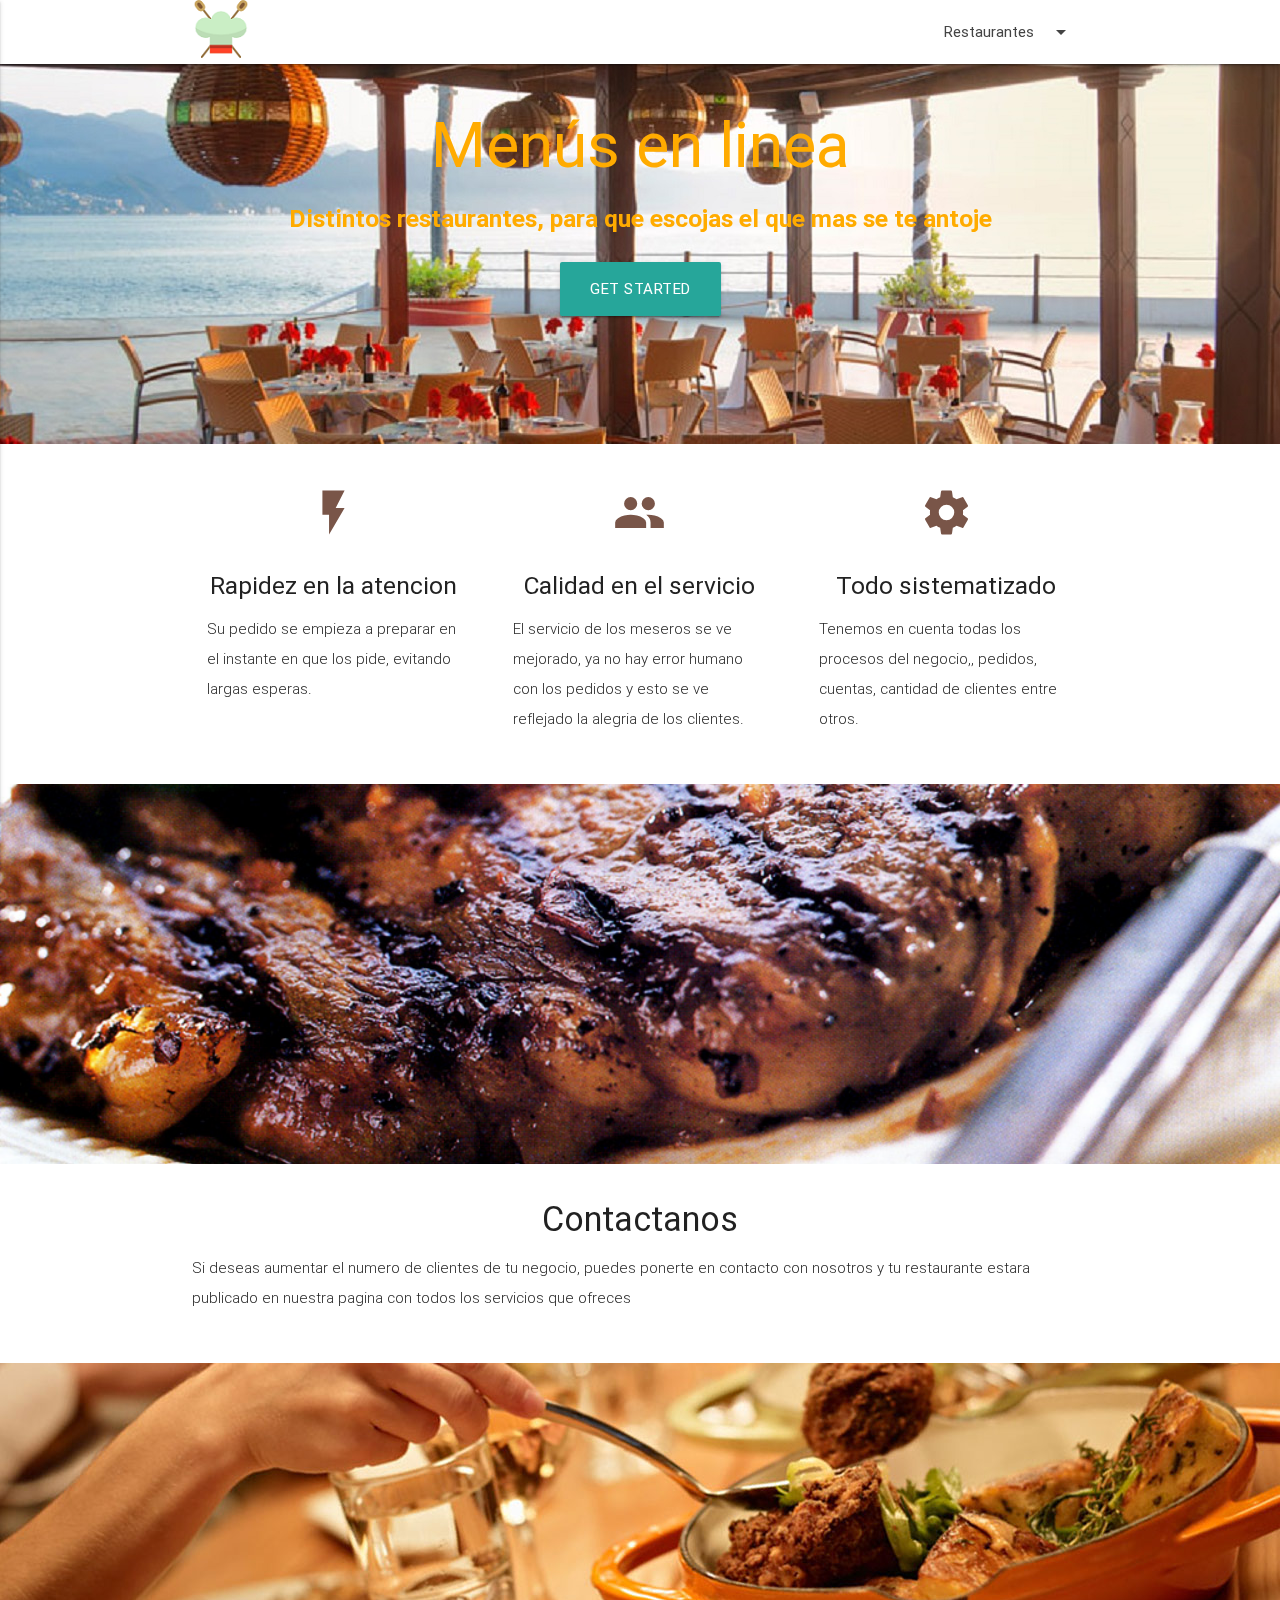
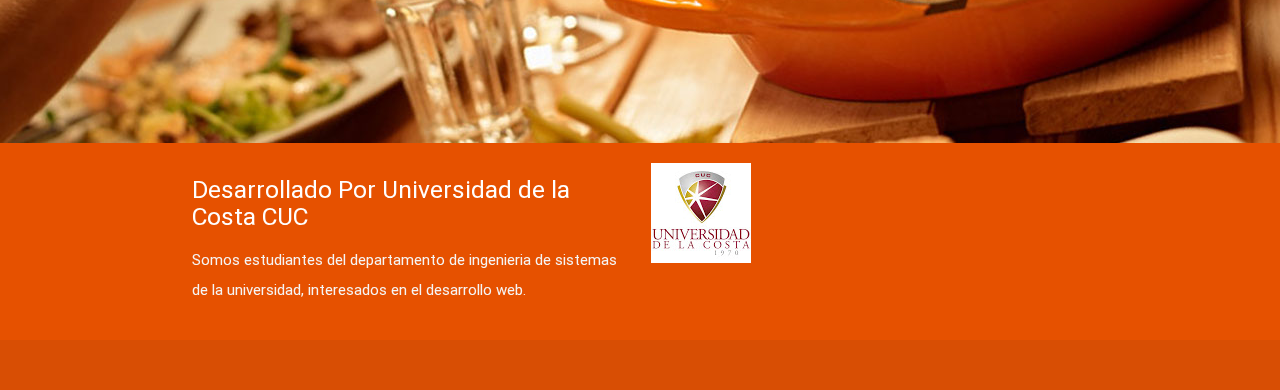
<file: index.html>
<!DOCTYPE html>
<html lang="en">
<head>
  <meta http-equiv="Content-Type" content="text/html; charset=UTF-8"/>
  <meta name="viewport" content="width=device-width, initial-scale=1, maximum-scale=1.0, user-scalable=no"/>
  <title>Restaurante</title>

  <!-- CSS  -->
  <link href="https://fonts.googleapis.com/icon?family=Material+Icons" rel="stylesheet">
  <link href="css/materialize.css" type="text/css" rel="stylesheet" media="screen,projection"/>
  <link href="css/style.css" type="text/css" rel="stylesheet" media="screen,projection"/>
  <style type="text/css">
    #d{
      color: #ffab00;
    }
  </style>
</head>
<body>

  <ul id="dropdown1" class="dropdown-content">
    <li><a href="index2.html">RapiComidas</a></li>
    <li><a href="index3.html">La panatta</a></li>
    <li><a href="#!">index3</a></li>
  </ul>

  <ul id="dropdown2" class="dropdown-content">
    <li><a href="index2.html">index1</a></li>
    <li><a href="#!">index2</a></li>
    <li><a href="#!">index3</a></li>
  </ul>

  <nav class="white" role="navigation">
    <div class="nav-wrapper container">
      <a id="logo-container" href="#" class="brand-logo"><img src="img/logo.png" alt="logo"></a>
      <ul class="right hide-on-med-and-down">
        <!-- Dropdown Trigger -->
        <li><a class="dropdown-button" href="#!" data-activates="dropdown1">Restaurantes<i class="material-icons right">arrow_drop_down</i></a></li>
      </ul>
      <ul id="nav-mobile" class="side-nav">
        <li><a class="dropdown-button" href="#!" data-activates="dropdown2">Ideas<i class="material-icons right">arrow_drop_down</i></a></li>
      </ul>
      <a href="#" data-activates="nav-mobile" class="button-collapse"><i class="material-icons">menu</i></a>
    </div>
  </nav>

  <div id="index-banner" class="parallax-container">
    <div class="section no-pad-bot">
      <div class="container">
        <br><br>
        <h1 class="header center amber-text text-accent-4">Menús en linea</h1>
        <div class="row center">
          <h5 id="d"><b>Distintos restaurantes, para que escojas el que mas se te antoje</b></h5>
        </div>
        <div class="row center">
          <a href="http://materializecss.com/getting-started.html" id="download-button" class="btn-large waves-effect waves-light teal lighten-1">Get Started</a>
        </div>
        <br><br>

      </div>
    </div>
    <div class="parallax"><img src="img/restaurantes.jpg" alt="Unsplashed background img 1"></div>
  </div>


  <div class="container">
    <div class="section">

      <!--   Icon Section   -->
      <div class="row">
        <div class="col s12 m4">
          <div class="icon-block">
            <h2 class="center brown-text"><i class="material-icons">flash_on</i></h2>
            <h5 class="center">Rapidez en la atencion</h5>

            <p class="light">Su pedido se empieza a preparar en el instante en que los pide, evitando largas esperas.</p>
          </div>
        </div>

        <div class="col s12 m4">
          <div class="icon-block">
            <h2 class="center brown-text"><i class="material-icons">group</i></h2>
            <h5 class="center">Calidad en el servicio</h5>

            <p class="light">El servicio de los meseros se ve mejorado, ya no hay error humano con los pedidos y esto se ve reflejado la alegria de los clientes.</p>
          </div>
        </div>

        <div class="col s12 m4">
          <div class="icon-block">
            <h2 class="center brown-text"><i class="material-icons">settings</i></h2>
            <h5 class="center">Todo sistematizado</h5>

            <p class="light">Tenemos en cuenta todas los procesos del negocio,, pedidos, cuentas, cantidad de clientes entre otros.</p>
          </div>
        </div>
      </div>

    </div>
  </div>


  <div class="parallax-container valign-wrapper">
    <div class="section no-pad-bot">
      <div class="container">
        <div class="row center">
          <!--<h5 class="header col s12 light"><b>Puedes ver los distintos platos de cada restaurante</b></h5><!-->
        </div>
      </div>
    </div>
    <div class="parallax"><img src="img/plato1.jpg" alt="Unsplashed background img 2"></div>
  </div>

  <div class="container">
    <div class="section">

      <div class="row">
        <div class="col s12 center">
          <h3><i class="mdi-content-send brown-text"></i></h3>
          <h4>Contactanos</h4>
          <p class="left-align light">Si deseas aumentar el numero de clientes de tu negocio, puedes ponerte en contacto con nosotros y tu restaurante estara publicado en nuestra pagina con todos los servicios que ofreces</p>
        </div>
      </div>

    </div>
  </div>


  <div class="parallax-container valign-wrapper">
    <div class="section no-pad-bot">
      <div class="container">
        <div class="row center">
          <!--<h5 class="header col s12 indigo-text"><b>Soluciones tecnologicas para restaurantes</b></h5><!-->
        </div>
      </div>
    </div>
    <div class="parallax"><img src="img/restaurant.jpg" alt="Unsplashed background img 3"></div>
  </div>

  <footer class="page-footer orange darken-4">
    <div class="container">
      <div class="row">
        <div class="col l6 s12">
          <h5 class="white-text">Desarrollado Por Universidad de la Costa CUC</h5>
          <p class="grey-text text-lighten-4">Somos estudiantes del departamento de ingenieria de sistemas de la universidad, interesados en el desarrollo web. </p>


        </div>
        <div class="col l3 s12">
          <a href="https://www.cuc.edu.co/"><img src="img/cuc.jpg"></a>
        </div>

      </div>
    </div>
    <div class="footer-copyright">
      <div class="container">
      </div>
    </div>
  </footer>


  <!--  Scripts-->
  <script src="https://code.jquery.com/jquery-2.1.1.min.js"></script>
  <script src="js/materialize.js"></script>
  <script src="js/init.js"></script>

  </body>
</html>
</file>
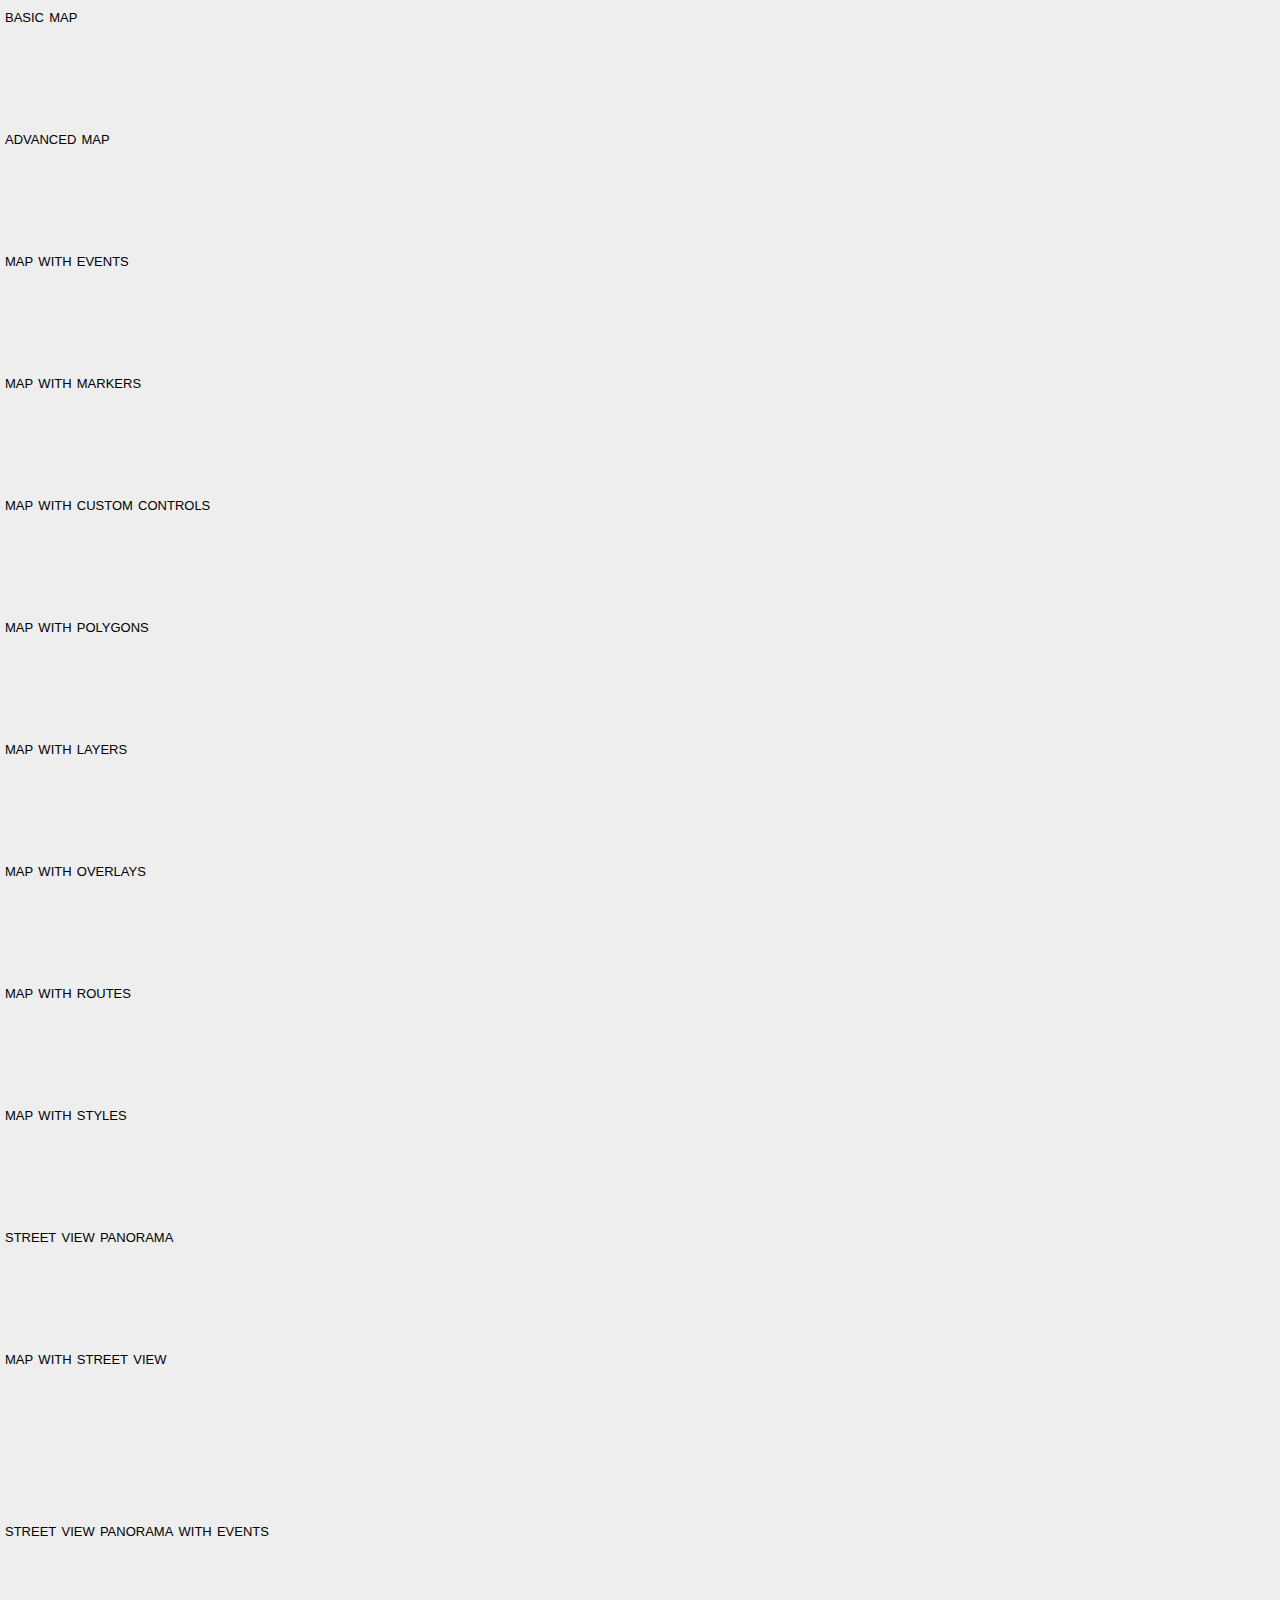
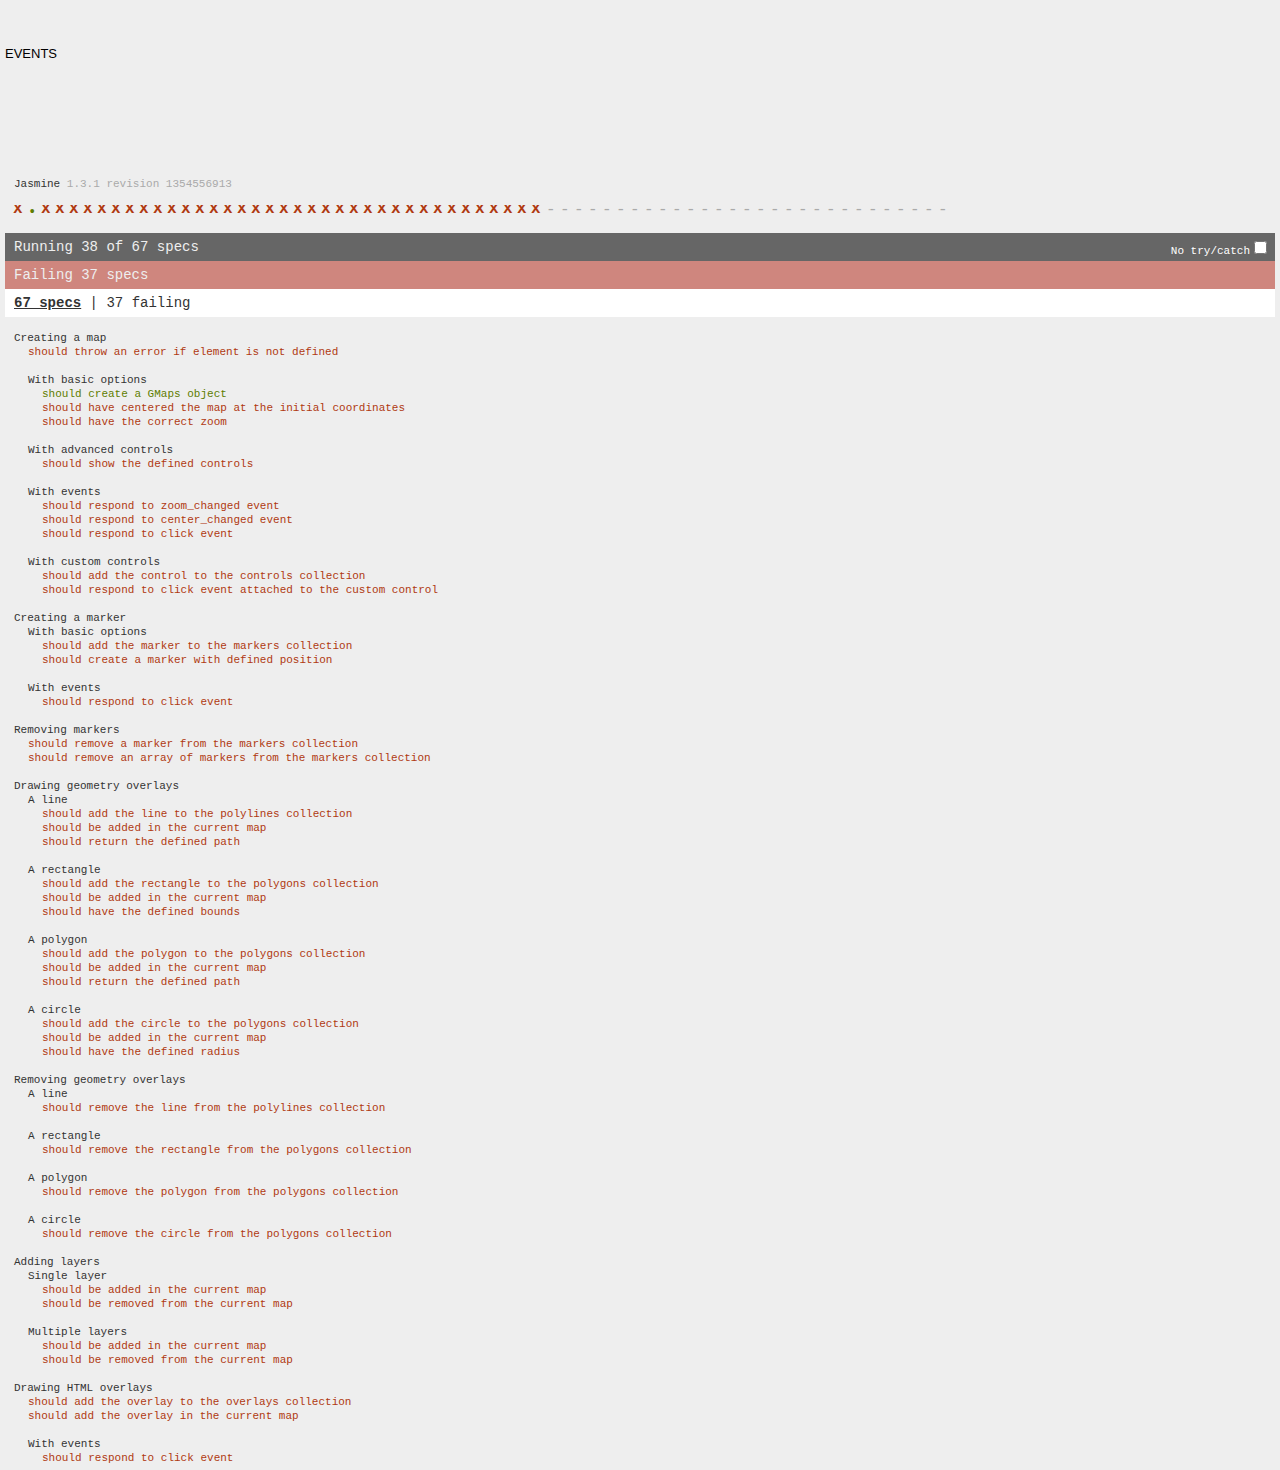
<file: hpneo-gmaps-4a1d0b2/test/index.html>
<!DOCTYPE html>
<html>
<head>
  <title>gmaps.js test</title>
  <link rel="stylesheet" type="text/css" href="lib/jasmine.css" />
  <link rel="stylesheet" href="style.css" />
  <script type="text/javascript" src="lib/jasmine.js"></script>
  <script type="text/javascript" src="lib/jasmine-html.js"></script>

  <script type="text/javascript" src="http://maps.google.com/maps/api/js?sensor=true"></script>
  <script type="text/javascript" src="../gmaps.js"></script>

  <script type="text/javascript" src="spec/MapSpec.js"></script>
  <script type="text/javascript" src="spec/MarkerSpec.js"></script>
  <script type="text/javascript" src="spec/GeometrySpec.js"></script>
  <script type="text/javascript" src="spec/LayerSpec.js"></script>
  <script type="text/javascript" src="spec/OverlaySpec.js"></script>
  <script type="text/javascript" src="spec/RouteSpec.js"></script>
  <script type="text/javascript" src="spec/StyleSpec.js"></script>
  <script type="text/javascript" src="spec/StreetViewSpec.js"></script>
  <script type="text/javascript" src="spec/EventSpec.js"></script>
  <script type="text/javascript" src="spec/ControlSpec.js"></script>

  <script type="text/javascript">
    (function() {
      var jasmineEnv = jasmine.getEnv();
      jasmineEnv.updateInterval = 1000;

      var htmlReporter = new jasmine.HtmlReporter();

      jasmineEnv.addReporter(htmlReporter);

      jasmineEnv.specFilter = function(spec) {
        return htmlReporter.specFilter(spec);
      };

      var currentWindowOnload = window.onload;

      window.onload = function() {
        if (currentWindowOnload) {
          currentWindowOnload();
        }

        execJasmine();
      };

      function execJasmine() {
        jasmineEnv.execute();
      }

    })();
  </script>
</head>
<body>
  <h3>Basic map</h3>
  <div class="map" id="basic-map"></div>
  <h3>Advanced map</h3>
  <div class="map" id="advanced-map"></div>
  <h3>Map with events</h3>
  <div class="map" id="map-with-events"></div>
  <h3>Map with markers</h3>
  <div class="map" id="map-with-markers"></div>
  <h3>Map with custom controls</h3>
  <div class="map" id="map-with-custom-controls"></div>
  <h3>Map with polygons</h3>
  <div class="map" id="map-with-polygons"></div>
  <h3>Map with layers</h3>
  <div class="map" id="map-with-layers"></div>
  <h3>Map with overlays</h3>
  <div class="map" id="map-with-overlays"></div>
  <h3>Map with routes</h3>
  <div class="map" id="map-with-routes"></div>
  <h3>Map with styles</h3>
  <div class="map" id="map-with-styles"></div>
  <h3>Street View Panorama</h3>
  <div class="panorama" id="streetview-standalone-panorama"></div>
  <h3>Map with Street View</h3>
  <div class="with-columns">
    <div class="map" id="map-with-streetview"></div>
    <div class="panorama" id="streetview-panorama"></div>
  </div>
  <h3>Street View Panorama with events</h3>
  <div class="panorama" id="streetview-with-events"></div>
  <h3>Events</h3>
  <div class="map" id="events"></div>
</body>
</html>
</file>
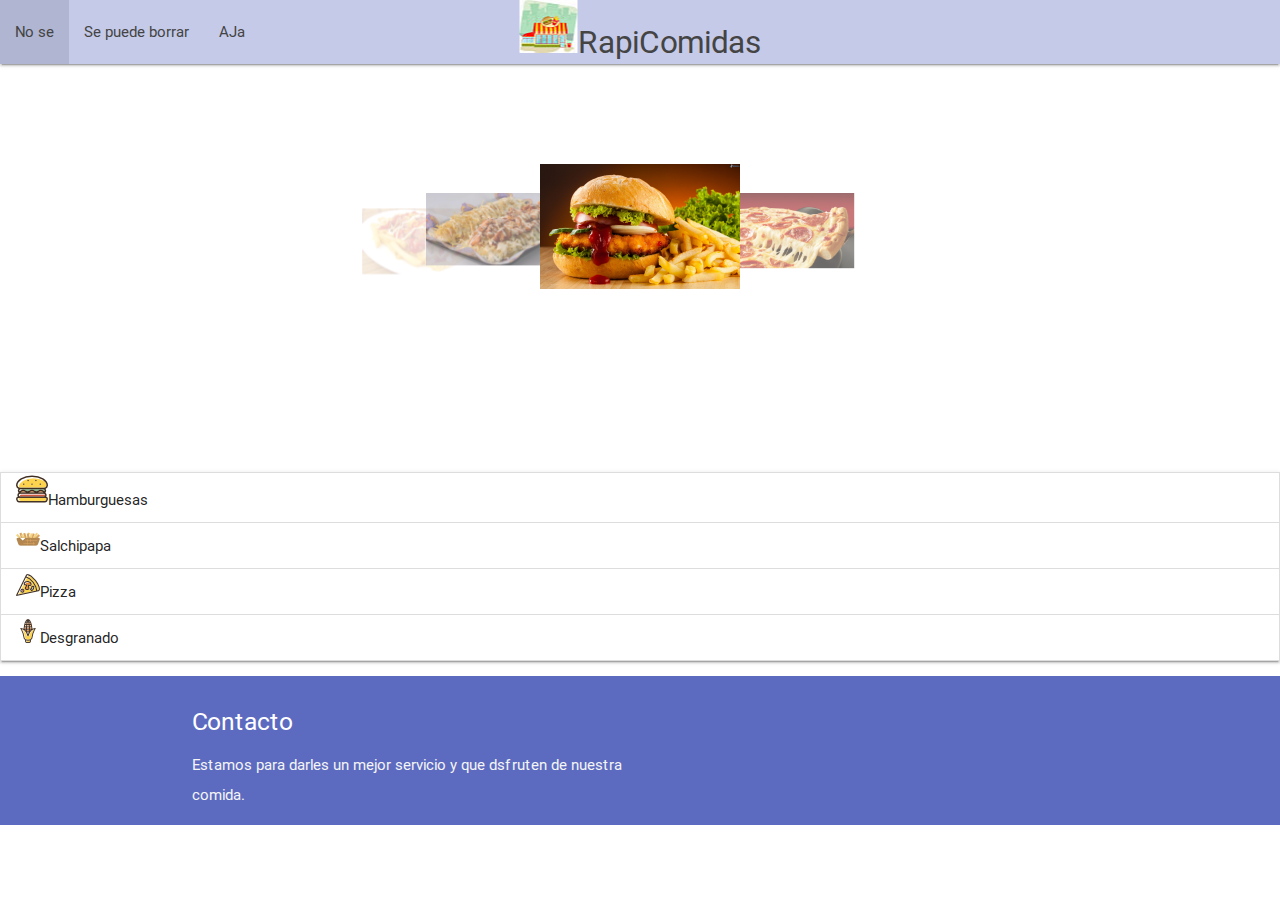
<file: index2.html>
<!DOCTYPE html>
<html lang="en">
<head>
  <meta http-equiv="Content-Type" content="text/html; charset=UTF-8"/>
  <meta name="viewport" content="width=device-width, initial-scale=1, maximum-scale=1.0, user-scalable=no"/>
  <title>Comidas Rapidas</title>

  <!-- CSS  -->
  <link href="https://fonts.googleapis.com/icon?family=Material+Icons" rel="stylesheet">
  <link href="css/materialize.css" type="text/css" rel="stylesheet" media="screen,projection"/>
  <link href="css/style.css" type="text/css" rel="stylesheet" media="screen,projection"/>
  <style type="text/css">
    #d{
      color: #ffab00;
    }
  </style>
</head>
<body>
  <nav>
      <div class="nav-wrapper indigo lighten-4">
        <a href="#" class="brand-logo center"><img src="img/rapida.jpg" alt="logo" />RapiComidas</a>
        <ul id="nav-mobile" class="left hide-on-med-and-down">
          <li><a href="#">No se</a></li>
          <li><a href="#">Se puede borrar</a></li>
          <li><a href="#">AJa</a></li>
        </ul>
      </div>
  </nav>

  <div class="carousel">
      <a class="carousel-item " ><img src="img/hamburguesa.jpg"></a>
      <a class="carousel-item " ><img src="img/pizza.jpg"></a>
      <a class="carousel-item " ><img src="img/salchi.jpg"></a>
      <a class="carousel-item " ><img src="img/desgranado.jpg"></a>
    </div>

    <ul class="collapsible" data-collapsible="accordion">
      <li>
        <div class="collapsible-header"><img src="icons/hamburger.png" />Hamburguesas</div>
        <div class="collapsible-body">
          <table>
            <thead>
              <tr>
                  <th data-field="name">Nombre</th>
                  <th data-field="price">Precio</th>
              </tr>
            </thead>
            <tbody>
              <tr>
                <td>Sencilla</td>
                <td>$7.000</td>
                <td><a class="waves-effect waves-light btn">Pedir</a></td>
              </tr>
              <tr>
                <td>Doble Queso</td>
                <td>$10.000</td>
                <td><a class="waves-effect waves-light btn">Pedir</a></td>
              </tr>
              <tr>
                <td>Americana</td>
                <td>$12.000</td>
                <td><a class="waves-effect waves-light btn">Pedir</a></td>
              </tr>
              <tr>
                <td>Combo Sencilla</td>
                <td>$13.000</td>
                <td><a class="waves-effect waves-light btn">Pedir</a></td>
              </tr>
            </tbody>
          </table>
        </div>
      </li>
      <li>
        <div class="collapsible-header"><img src="icons/fries.png" alt="" />Salchipapa</div>
        <div class="collapsible-body">
          <table>
            <thead>
              <tr>
                  <th data-field="name">Nombre</th>
                  <th data-field="price">Precio</th>
              </tr>
            </thead>
            <tbody>
              <tr>
                <td>Sencilla</td>
                <td>$6.000</td>
                <td><a class="waves-effect waves-light btn">Pedir</a></td>
              </tr>
              <tr>
                <td>Ranchera</td>
                <td>$9.000</td>
                <td><a class="waves-effect waves-light btn">Pedir</a></td>
              </tr>
              <tr>
                <td>Mixta</td>
                <td>$10.000</td>
                <td><a class="waves-effect waves-light btn">Pedir</a></td>
              </tr>
              <tr>
                <td>Salvajada</td>
                <td>$15.000</td>
                <td><a class="waves-effect waves-light btn">Pedir</a></td>
              </tr>
            </tbody>
          </table>

        </div>
      </li>
      <li>
        <div class="collapsible-header"><img src="icons/pizza.png" />Pizza</div>
        <div class="collapsible-body">

          <table>
            <thead>
              <tr>
                  <th data-field="name">Nombre</th>
                  <th data-field="price">Precio</th>
              </tr>
            </thead>
            <tbody>
              <tr>
                <td>Pequeña</td>
                <td>$10.000</td>
                <td><a class="waves-effect waves-light btn">Pedir</a></td>
              </tr>
              <tr>
                <td>Mediana</td>
                <td>$15.000</td>
                <td><a class="waves-effect waves-light btn">Pedir</a></td>
              </tr>
              <tr>
                <td>Grande</td>
                <td>$18.000</td>
                <td><a class="waves-effect waves-light btn">Pedir</a></td>
              </tr>
              <tr>
                <td>Super Familiar</td>
                <td>$25.000</td>
                <td><a class="waves-effect waves-light btn">Pedir</a></td>
              </tr>
            </tbody>
          </table>
        </div>
      </li>


      <li>
        <div class="collapsible-header"><img src="icons/corn.png" />Desgranado</div>
        <div class="collapsible-body">

          <table>
            <thead>
              <tr>
                  <th data-field="name">Nombre</th>
                  <th data-field="price">Precio</th>
              </tr>
            </thead>
            <tbody>
              <tr>
                <td>Sencillo</td>
                <td>$5.000</td>
                <td><a class="waves-effect waves-light btn">Pedir</a></td>
              </tr>
              <tr>
                <td>Pollo</td>
                <td>$5.500</td>
                <td><a class="waves-effect waves-light btn">Pedir</a></td>
              </tr>
              <tr>
                <td>Mixto</td>
                <td>$9.000</td>
                <td><a class="waves-effect waves-light btn">Pedir</a></td>
              </tr>
            </tbody>
          </table>
        </div>
      </li>
    </ul>

    <footer class="page-footer indigo lighten-1">
              <div class="container">
                <div class="row">
                  <div class="col l6 s12">
                    <h5 class="white-text">Contacto</h5>
                    <p class="grey-text text-lighten-4">Estamos para darles un mejor servicio y que dsfruten de nuestra comida.</p>
                  </div>
                  <div class="col l4 offset-l2 s12">

                  </div>
                </div>
              </div>
            </footer>


  <!--  Scripts-->
  <script src="https://code.jquery.com/jquery-2.1.1.min.js"></script>
  <script src="js/materialize.js"></script>
  <script src="js/init.js"></script>
</body>
</html>
</file>
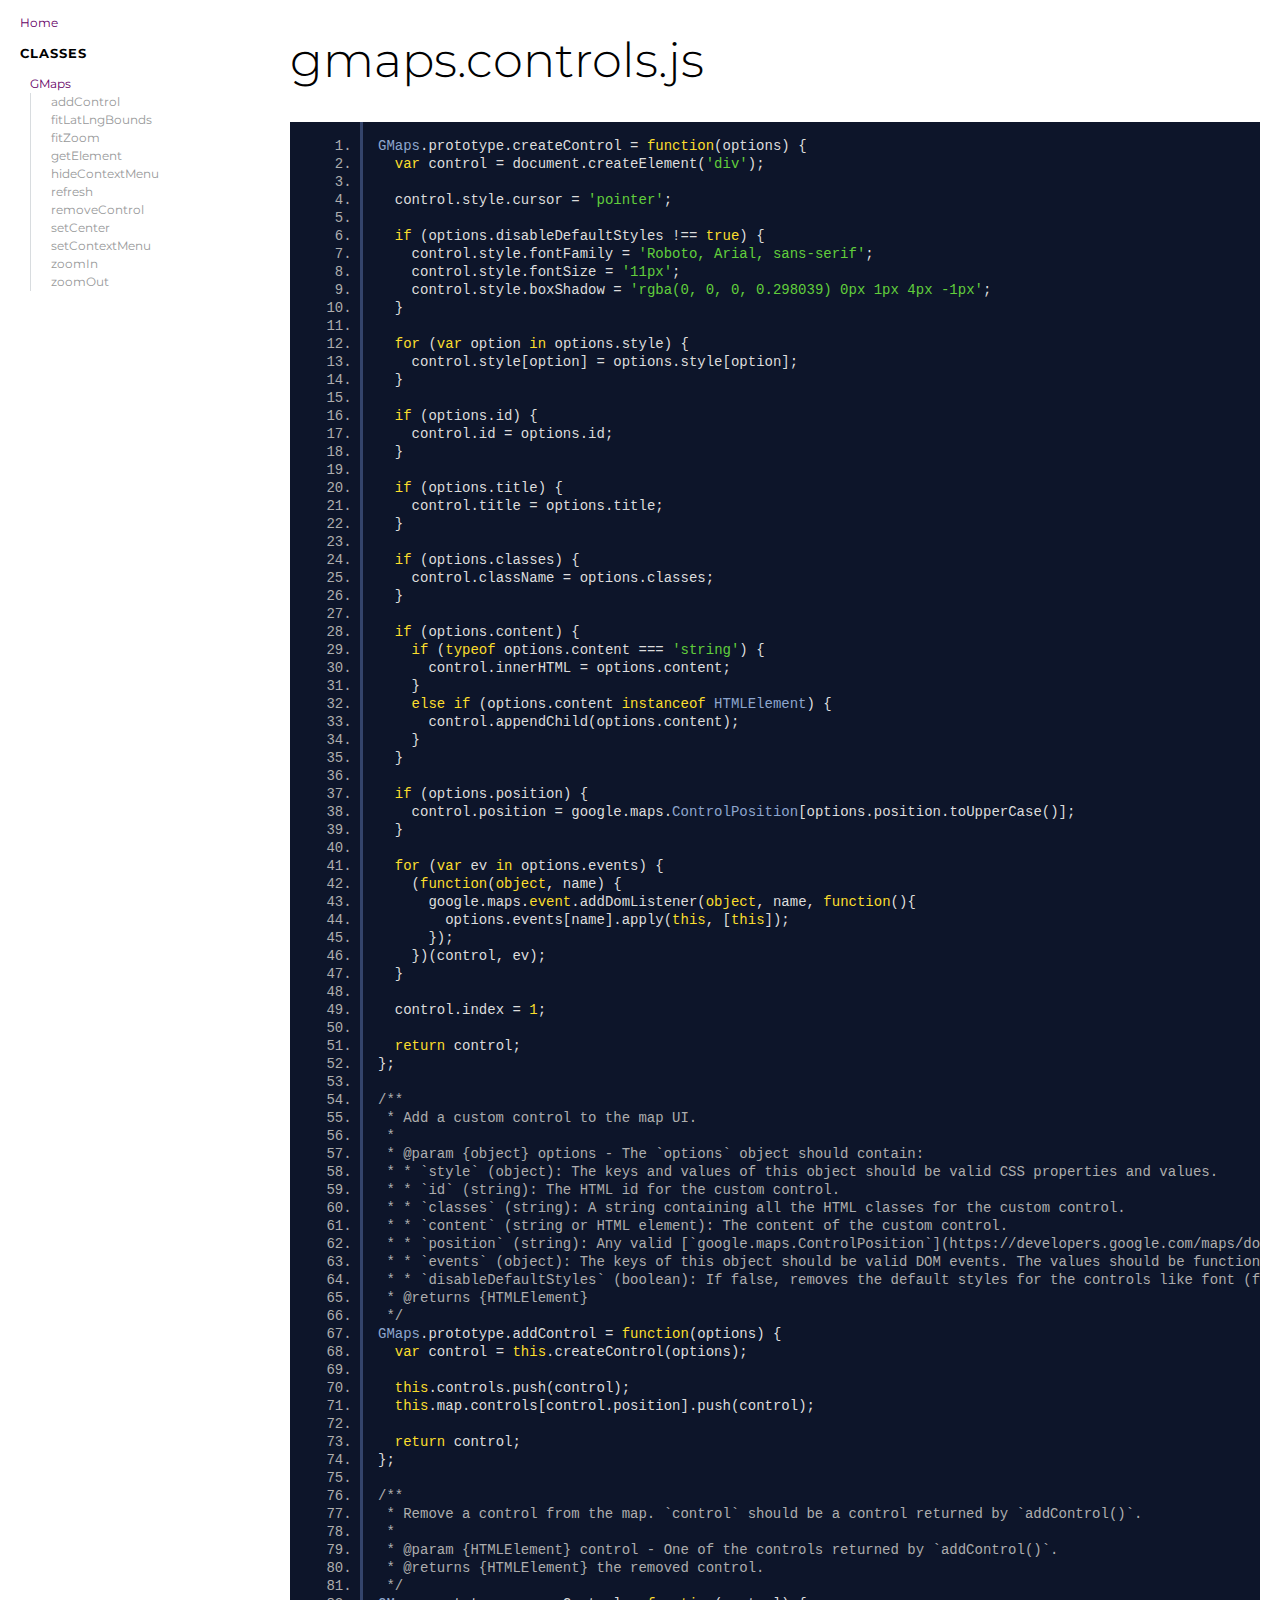
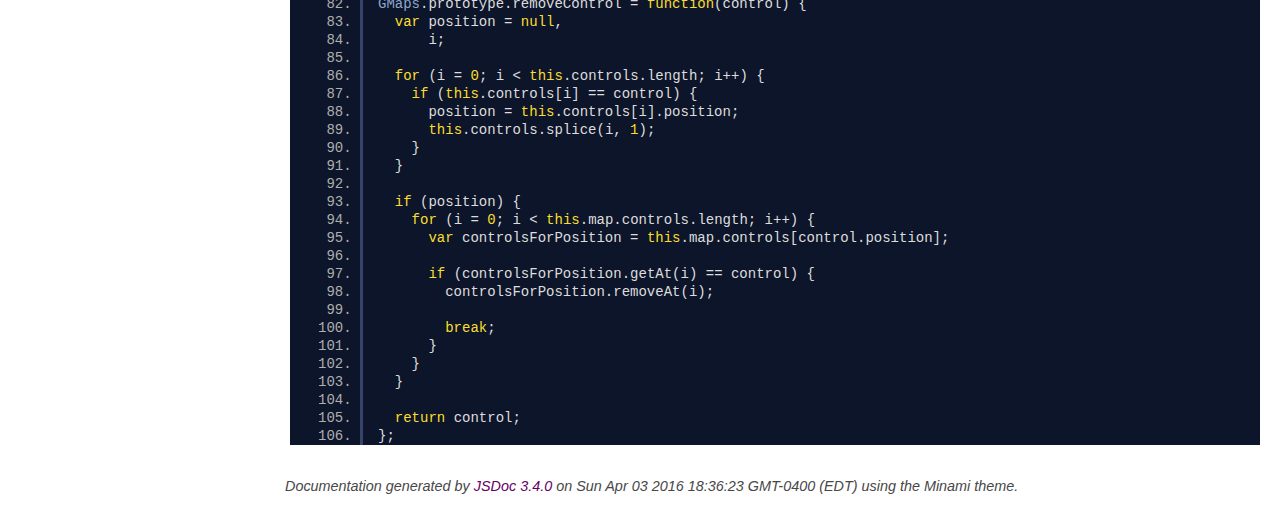
<file: hpneo-gmaps-4a1d0b2/docs/gmaps.controls.js.html>
<!DOCTYPE html>
<html lang="en">
<head>
    <meta charset="utf-8">
    <title>gmaps.controls.js - Documentation</title>

    <script src="scripts/prettify/prettify.js"></script>
    <script src="scripts/prettify/lang-css.js"></script>
    <!--[if lt IE 9]>
      <script src="//html5shiv.googlecode.com/svn/trunk/html5.js"></script>
    <![endif]-->
    <link type="text/css" rel="stylesheet" href="https://code.ionicframework.com/ionicons/2.0.1/css/ionicons.min.css">
    <link type="text/css" rel="stylesheet" href="styles/prettify.css">
    <link type="text/css" rel="stylesheet" href="styles/jsdoc.css">
</head>
<body>

<input type="checkbox" id="nav-trigger" class="nav-trigger" />
<label for="nav-trigger" class="navicon-button x">
  <div class="navicon"></div>
</label>

<label for="nav-trigger" class="overlay"></label>

<nav>
    <h2><a href="index.html">Home</a></h2><h3>Classes</h3><ul><li><a href="GMaps.html">GMaps</a><ul class='methods'><li data-type='method'><a href="GMaps.html#addControl">addControl</a></li><li data-type='method'><a href="GMaps.html#fitLatLngBounds">fitLatLngBounds</a></li><li data-type='method'><a href="GMaps.html#fitZoom">fitZoom</a></li><li data-type='method'><a href="GMaps.html#getElement">getElement</a></li><li data-type='method'><a href="GMaps.html#hideContextMenu">hideContextMenu</a></li><li data-type='method'><a href="GMaps.html#refresh">refresh</a></li><li data-type='method'><a href="GMaps.html#removeControl">removeControl</a></li><li data-type='method'><a href="GMaps.html#setCenter">setCenter</a></li><li data-type='method'><a href="GMaps.html#setContextMenu">setContextMenu</a></li><li data-type='method'><a href="GMaps.html#zoomIn">zoomIn</a></li><li data-type='method'><a href="GMaps.html#zoomOut">zoomOut</a></li></ul></li></ul>
</nav>

<div id="main">
    
    <h1 class="page-title">gmaps.controls.js</h1>
    

    



    
    <section>
        <article>
            <pre class="prettyprint source linenums"><code>GMaps.prototype.createControl = function(options) {
  var control = document.createElement('div');

  control.style.cursor = 'pointer';

  if (options.disableDefaultStyles !== true) {
    control.style.fontFamily = 'Roboto, Arial, sans-serif';
    control.style.fontSize = '11px';
    control.style.boxShadow = 'rgba(0, 0, 0, 0.298039) 0px 1px 4px -1px';
  }

  for (var option in options.style) {
    control.style[option] = options.style[option];
  }

  if (options.id) {
    control.id = options.id;
  }

  if (options.title) {
    control.title = options.title;
  }

  if (options.classes) {
    control.className = options.classes;
  }

  if (options.content) {
    if (typeof options.content === 'string') {
      control.innerHTML = options.content;
    }
    else if (options.content instanceof HTMLElement) {
      control.appendChild(options.content);
    }
  }

  if (options.position) {
    control.position = google.maps.ControlPosition[options.position.toUpperCase()];
  }

  for (var ev in options.events) {
    (function(object, name) {
      google.maps.event.addDomListener(object, name, function(){
        options.events[name].apply(this, [this]);
      });
    })(control, ev);
  }

  control.index = 1;

  return control;
};

/**
 * Add a custom control to the map UI.
 *
 * @param {object} options - The `options` object should contain:
 * * `style` (object): The keys and values of this object should be valid CSS properties and values.
 * * `id` (string): The HTML id for the custom control.
 * * `classes` (string): A string containing all the HTML classes for the custom control.
 * * `content` (string or HTML element): The content of the custom control.
 * * `position` (string): Any valid [`google.maps.ControlPosition`](https://developers.google.com/maps/documentation/javascript/controls#ControlPositioning) value, in lower or upper case.
 * * `events` (object): The keys of this object should be valid DOM events. The values should be functions.
 * * `disableDefaultStyles` (boolean): If false, removes the default styles for the controls like font (family and size), and box shadow.
 * @returns {HTMLElement}
 */
GMaps.prototype.addControl = function(options) {
  var control = this.createControl(options);

  this.controls.push(control);
  this.map.controls[control.position].push(control);

  return control;
};

/**
 * Remove a control from the map. `control` should be a control returned by `addControl()`.
 *
 * @param {HTMLElement} control - One of the controls returned by `addControl()`.
 * @returns {HTMLElement} the removed control.
 */
GMaps.prototype.removeControl = function(control) {
  var position = null,
      i;

  for (i = 0; i &lt; this.controls.length; i++) {
    if (this.controls[i] == control) {
      position = this.controls[i].position;
      this.controls.splice(i, 1);
    }
  }

  if (position) {
    for (i = 0; i &lt; this.map.controls.length; i++) {
      var controlsForPosition = this.map.controls[control.position];

      if (controlsForPosition.getAt(i) == control) {
        controlsForPosition.removeAt(i);

        break;
      }
    }
  }

  return control;
};
</code></pre>
        </article>
    </section>




</div>

<br class="clear">

<footer>
    Documentation generated by <a href="https://github.com/jsdoc3/jsdoc">JSDoc 3.4.0</a> on Sun Apr 03 2016 18:36:23 GMT-0400 (EDT) using the Minami theme.
</footer>

<script>prettyPrint();</script>
<script src="scripts/linenumber.js"></script>
</body>
</html>
</file>
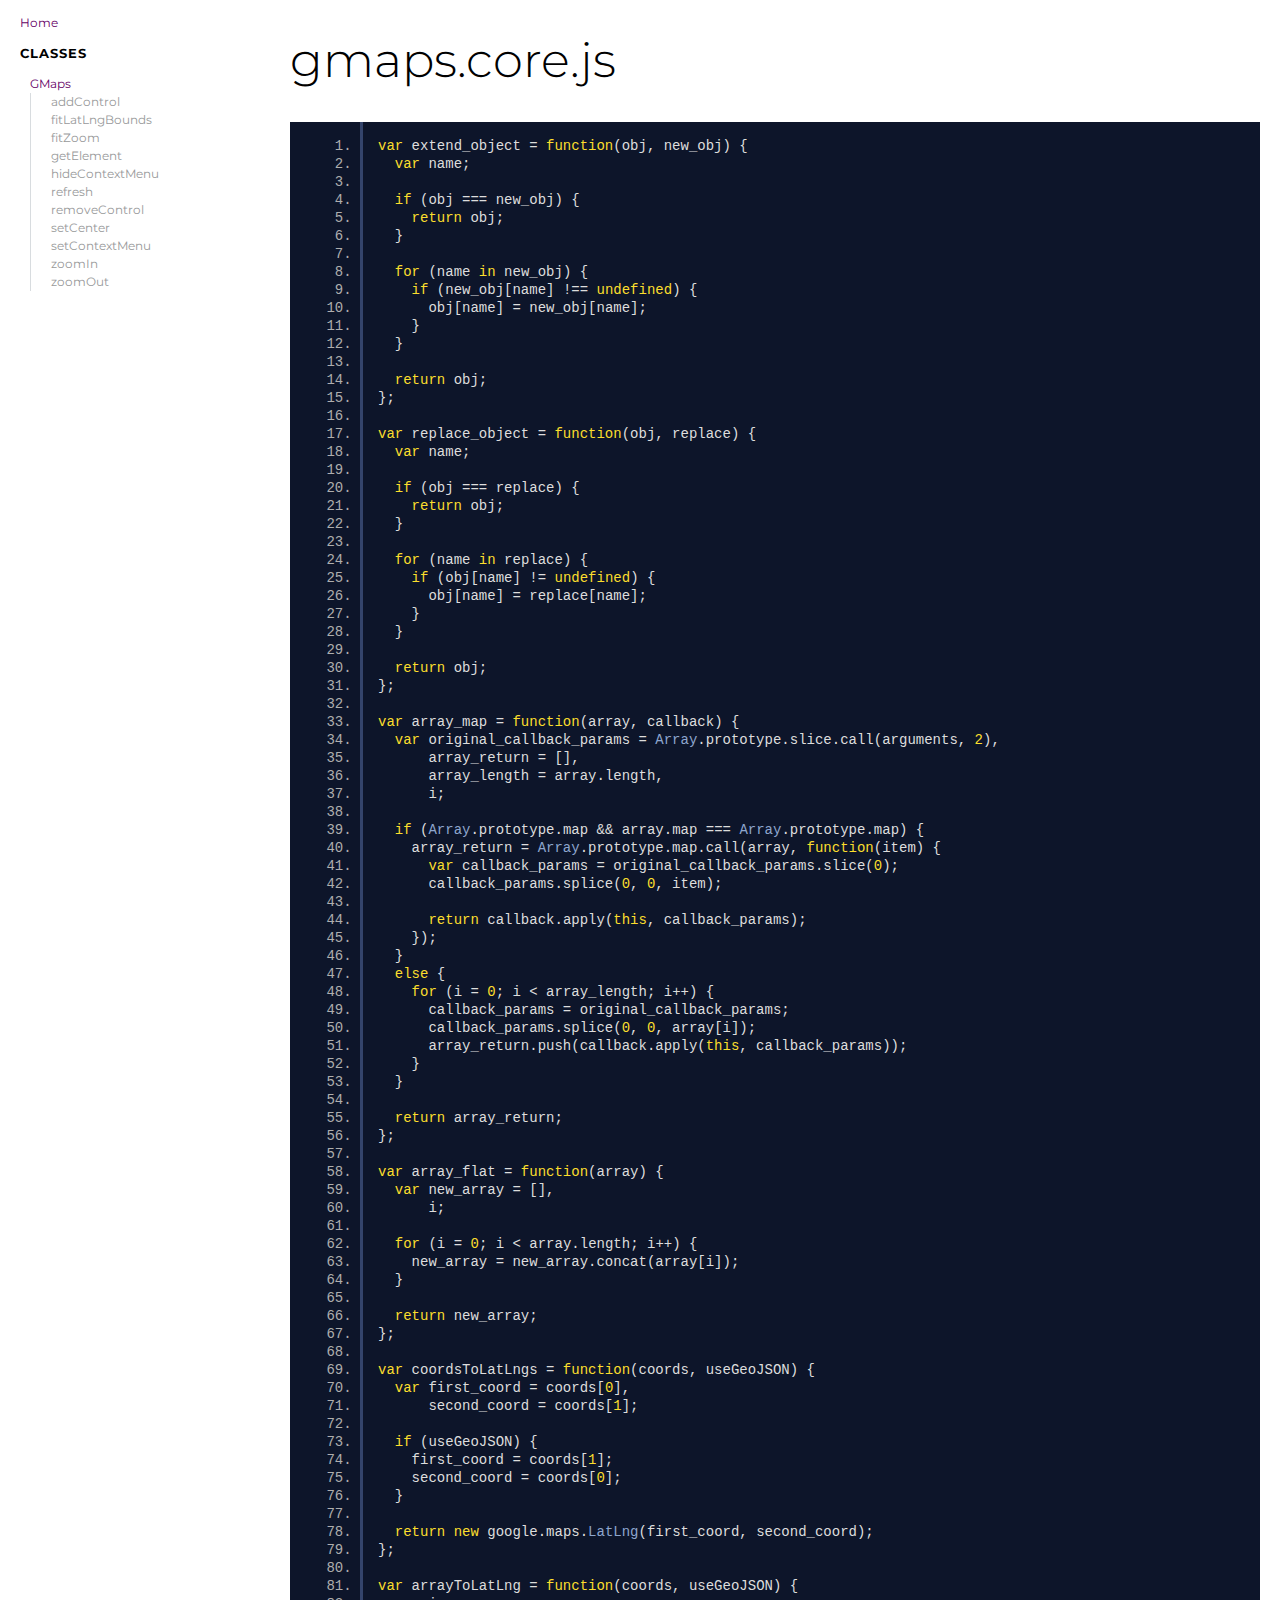
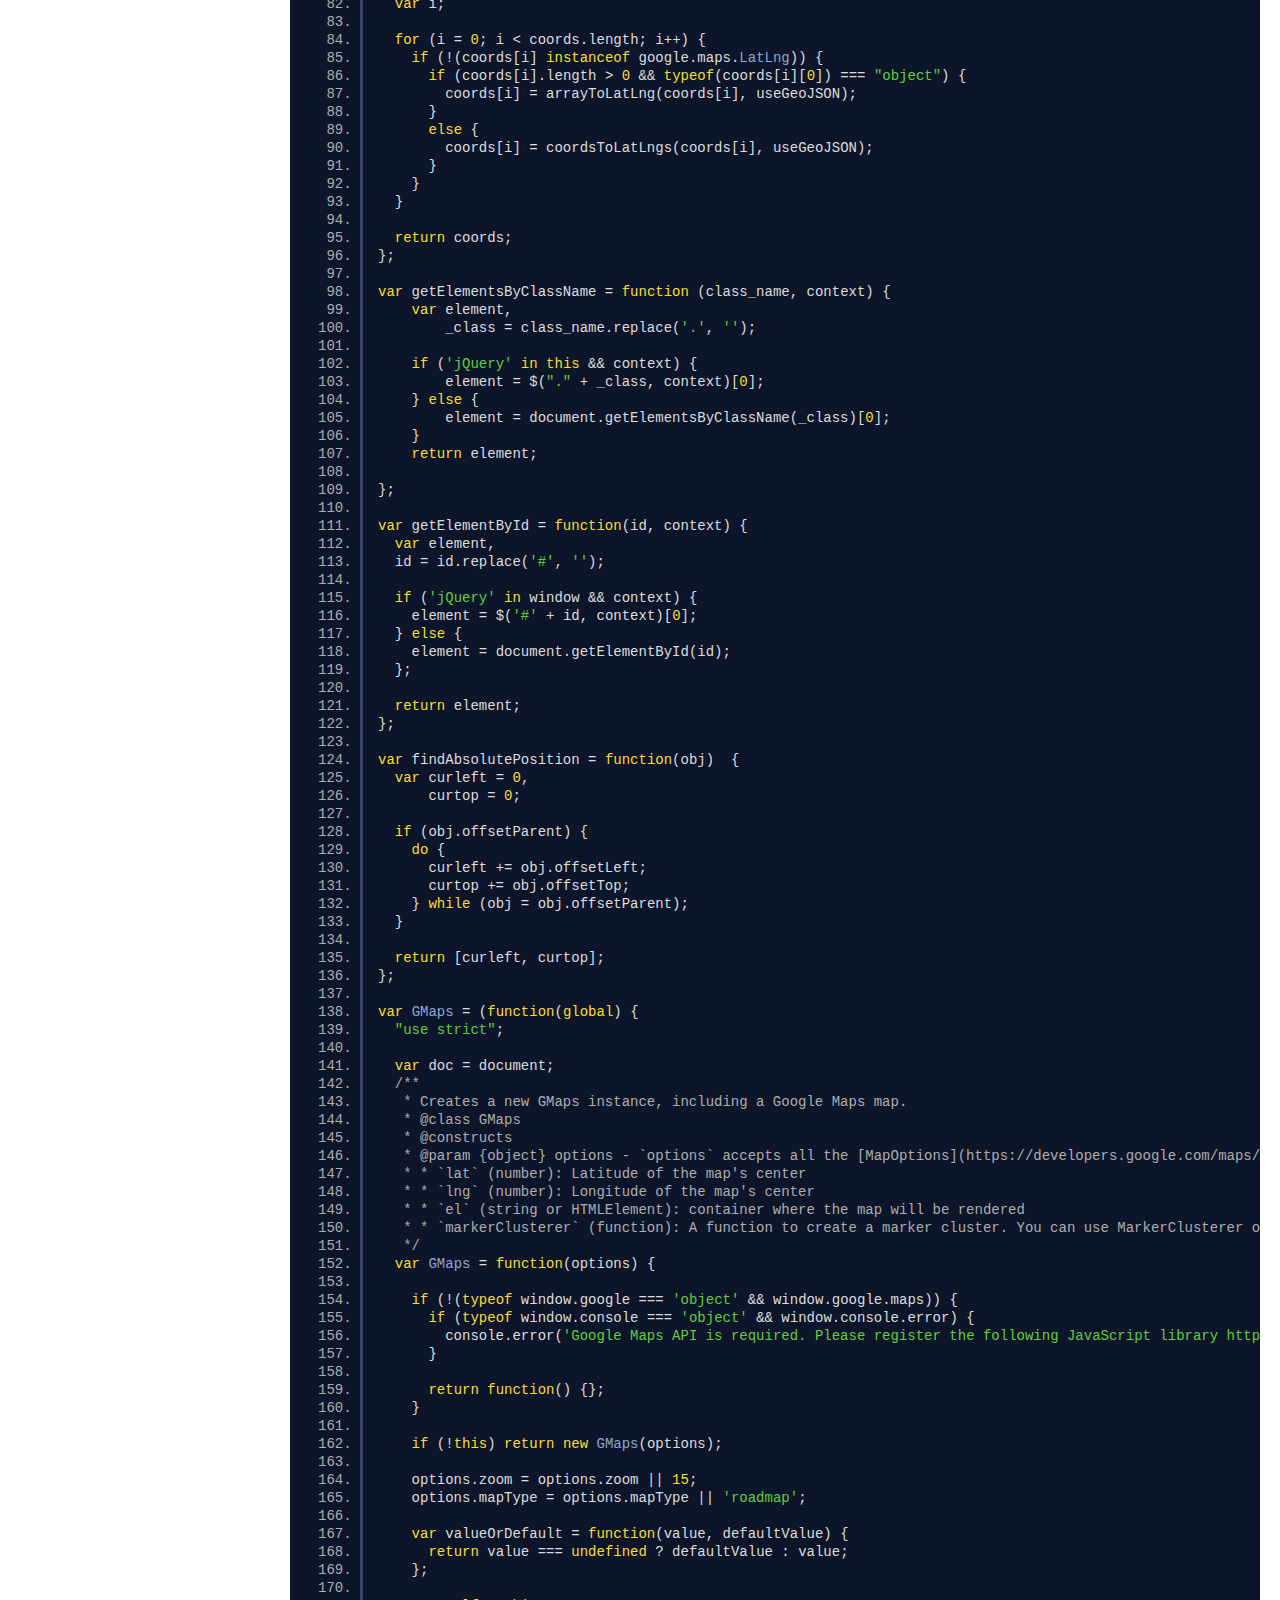
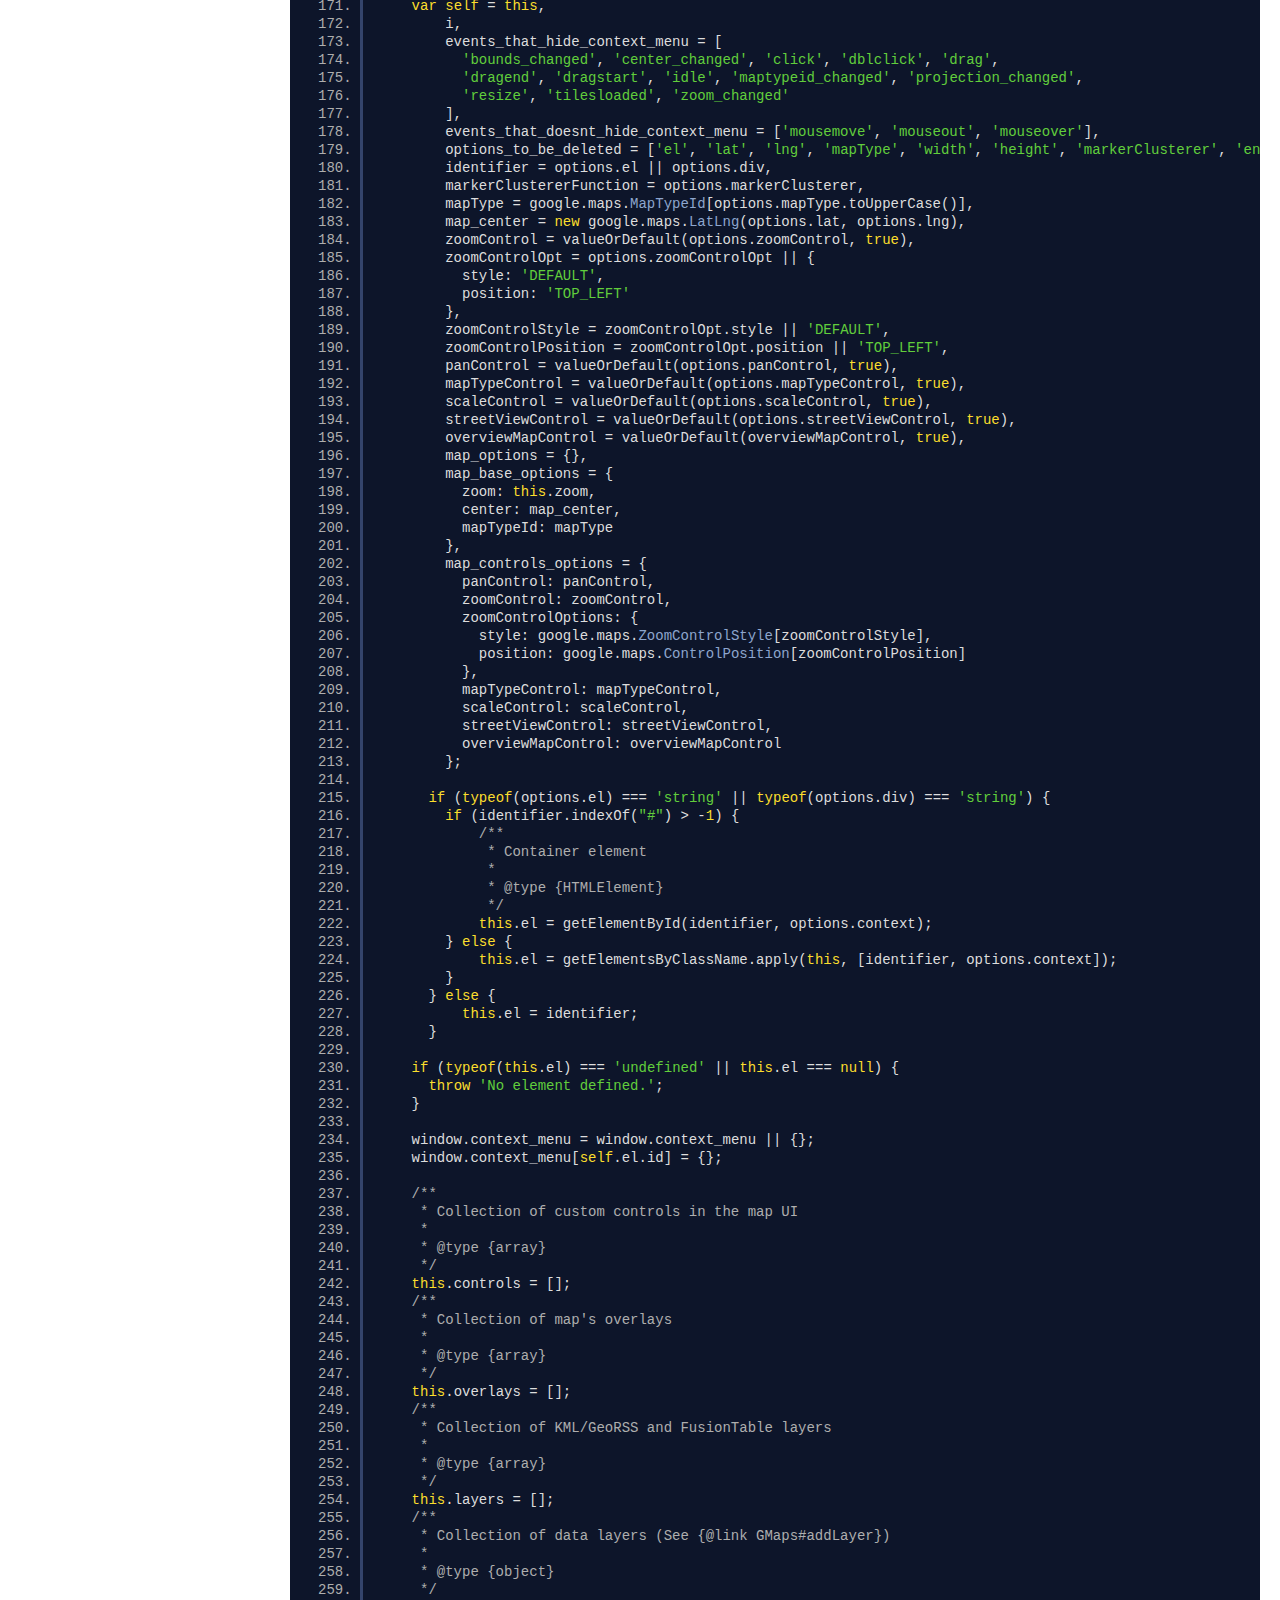
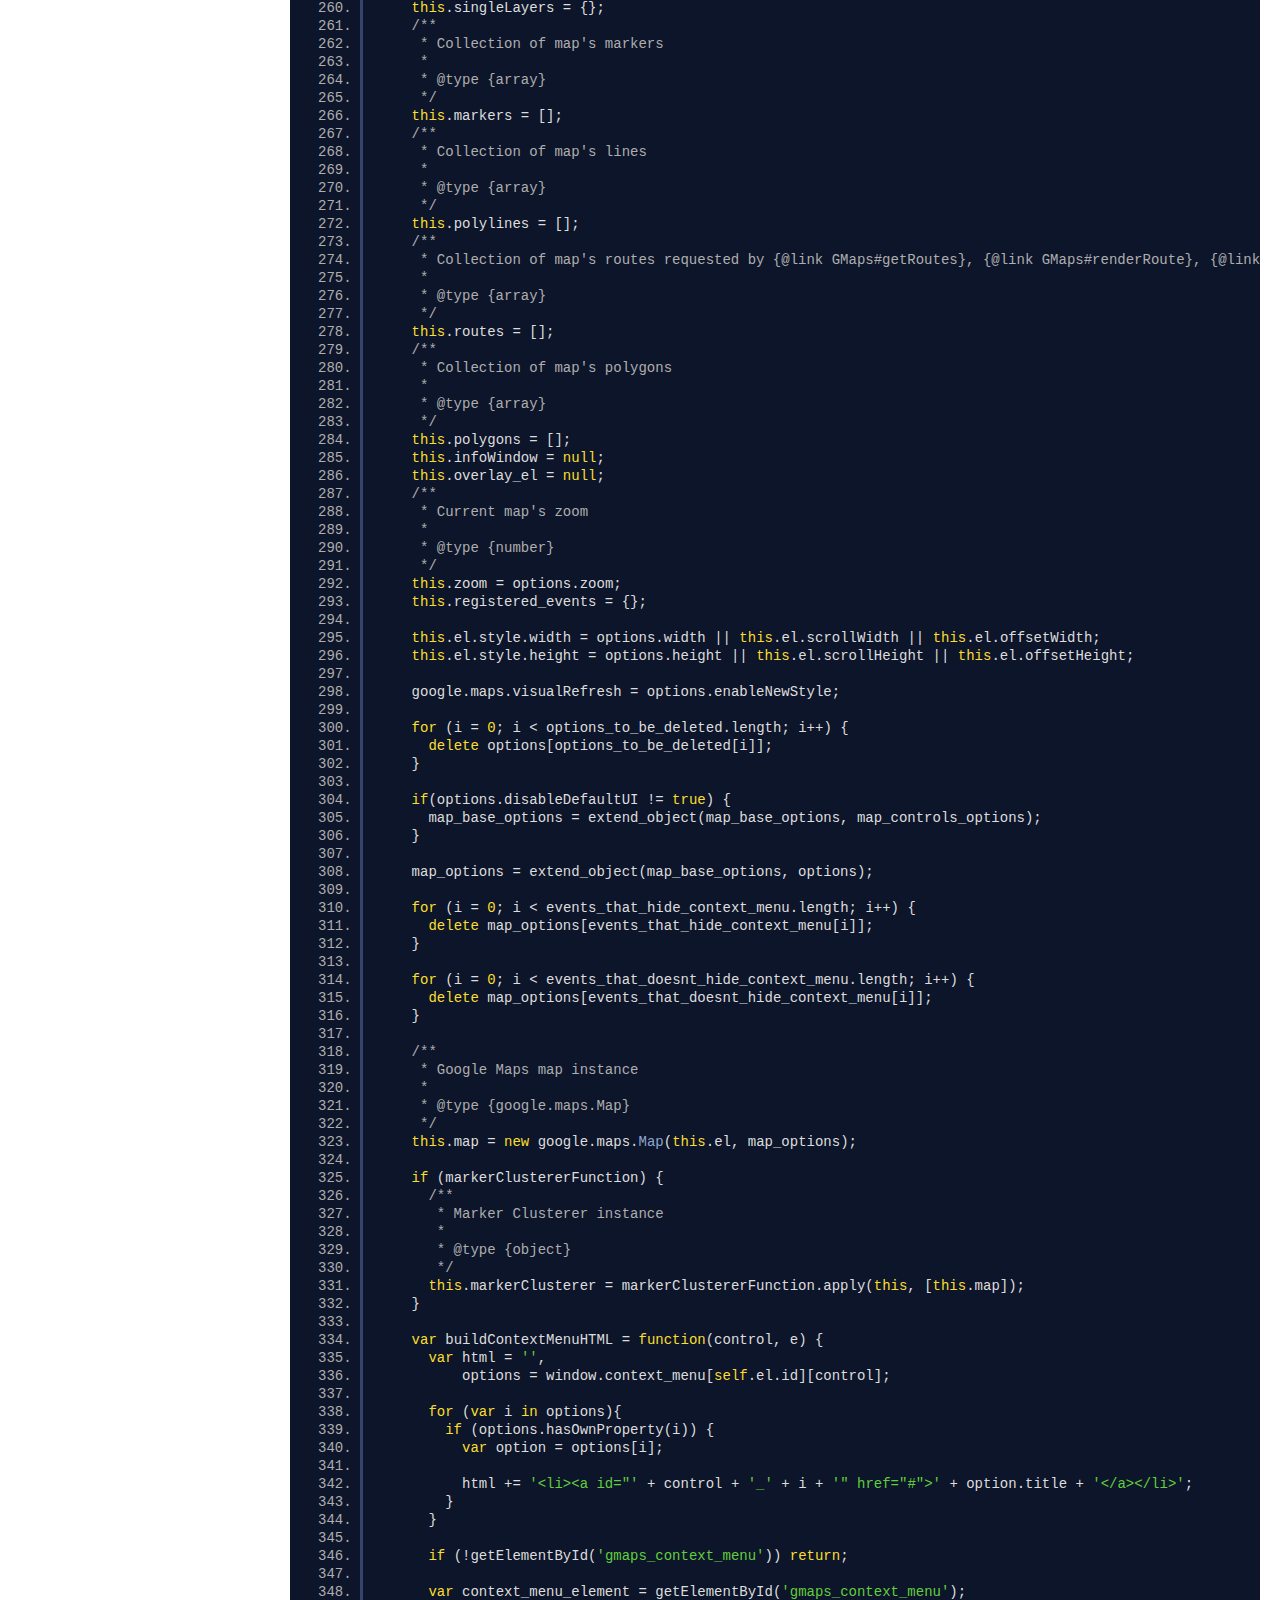
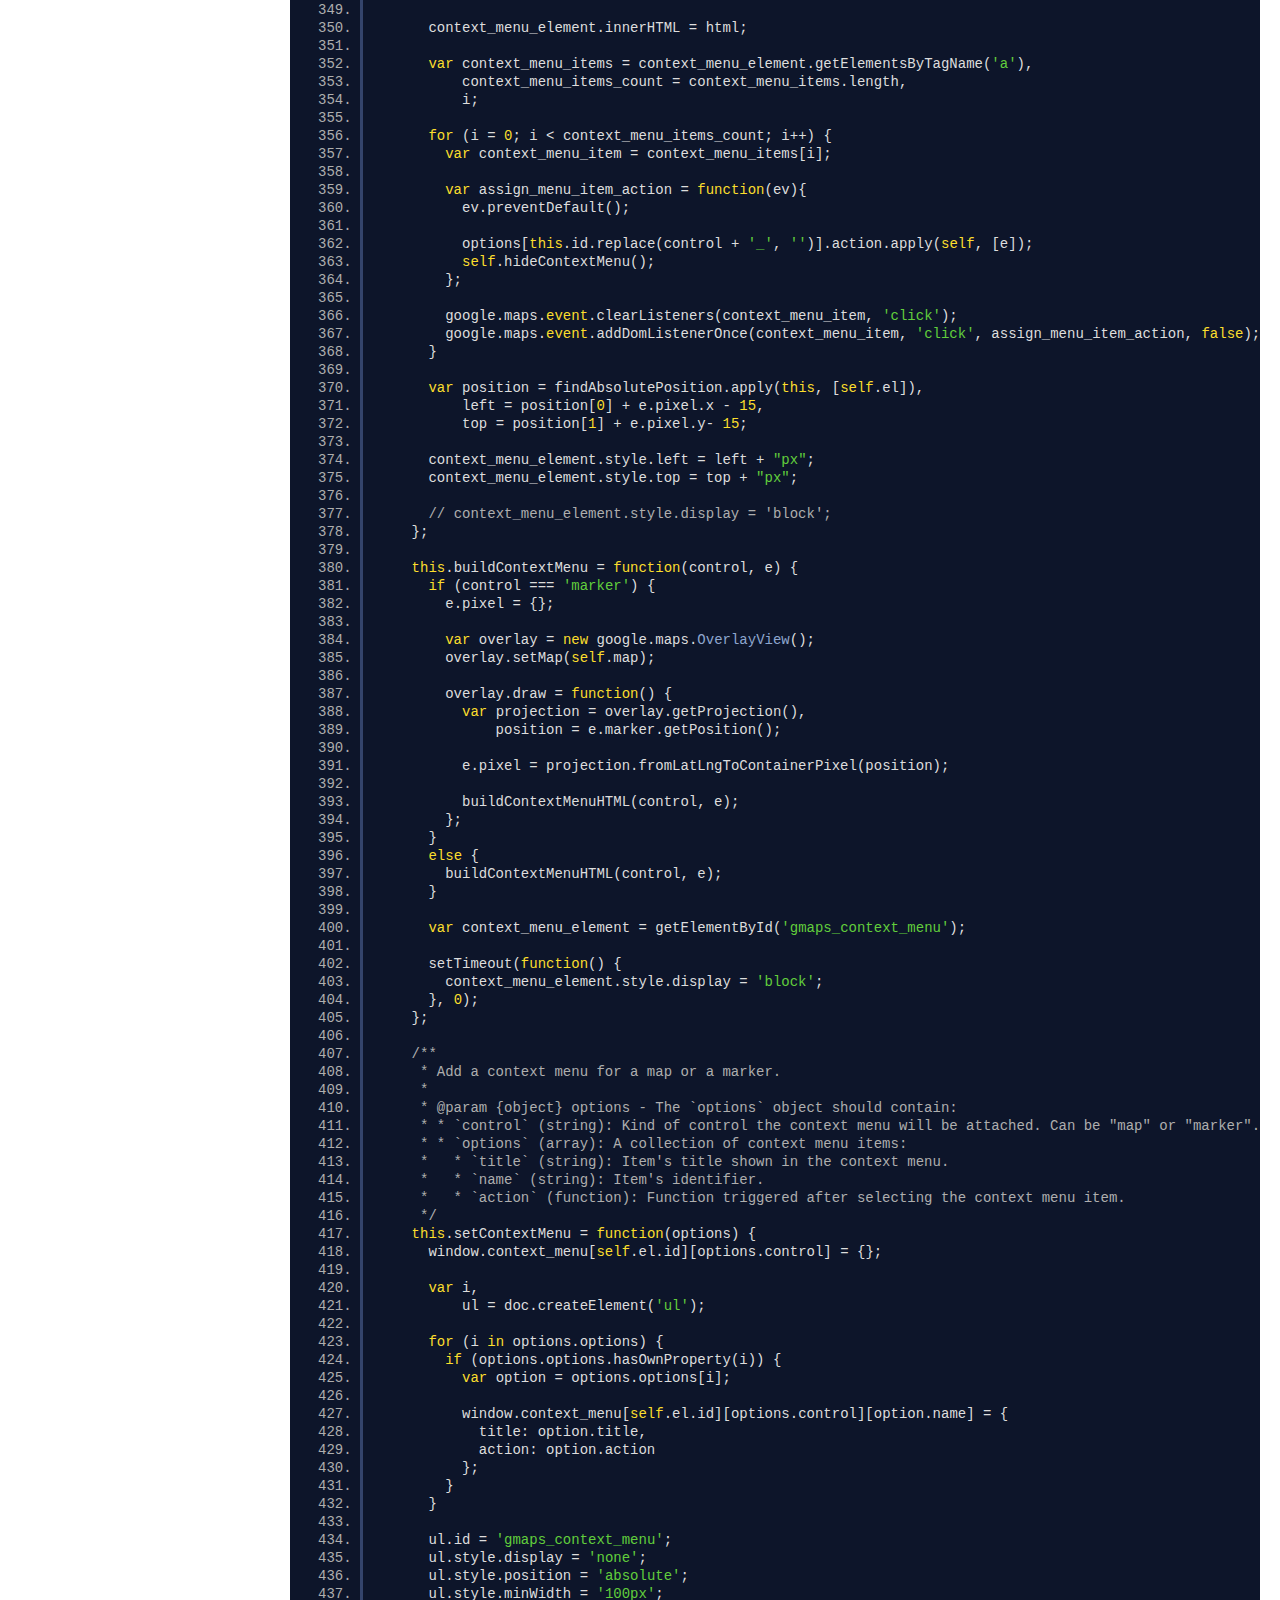
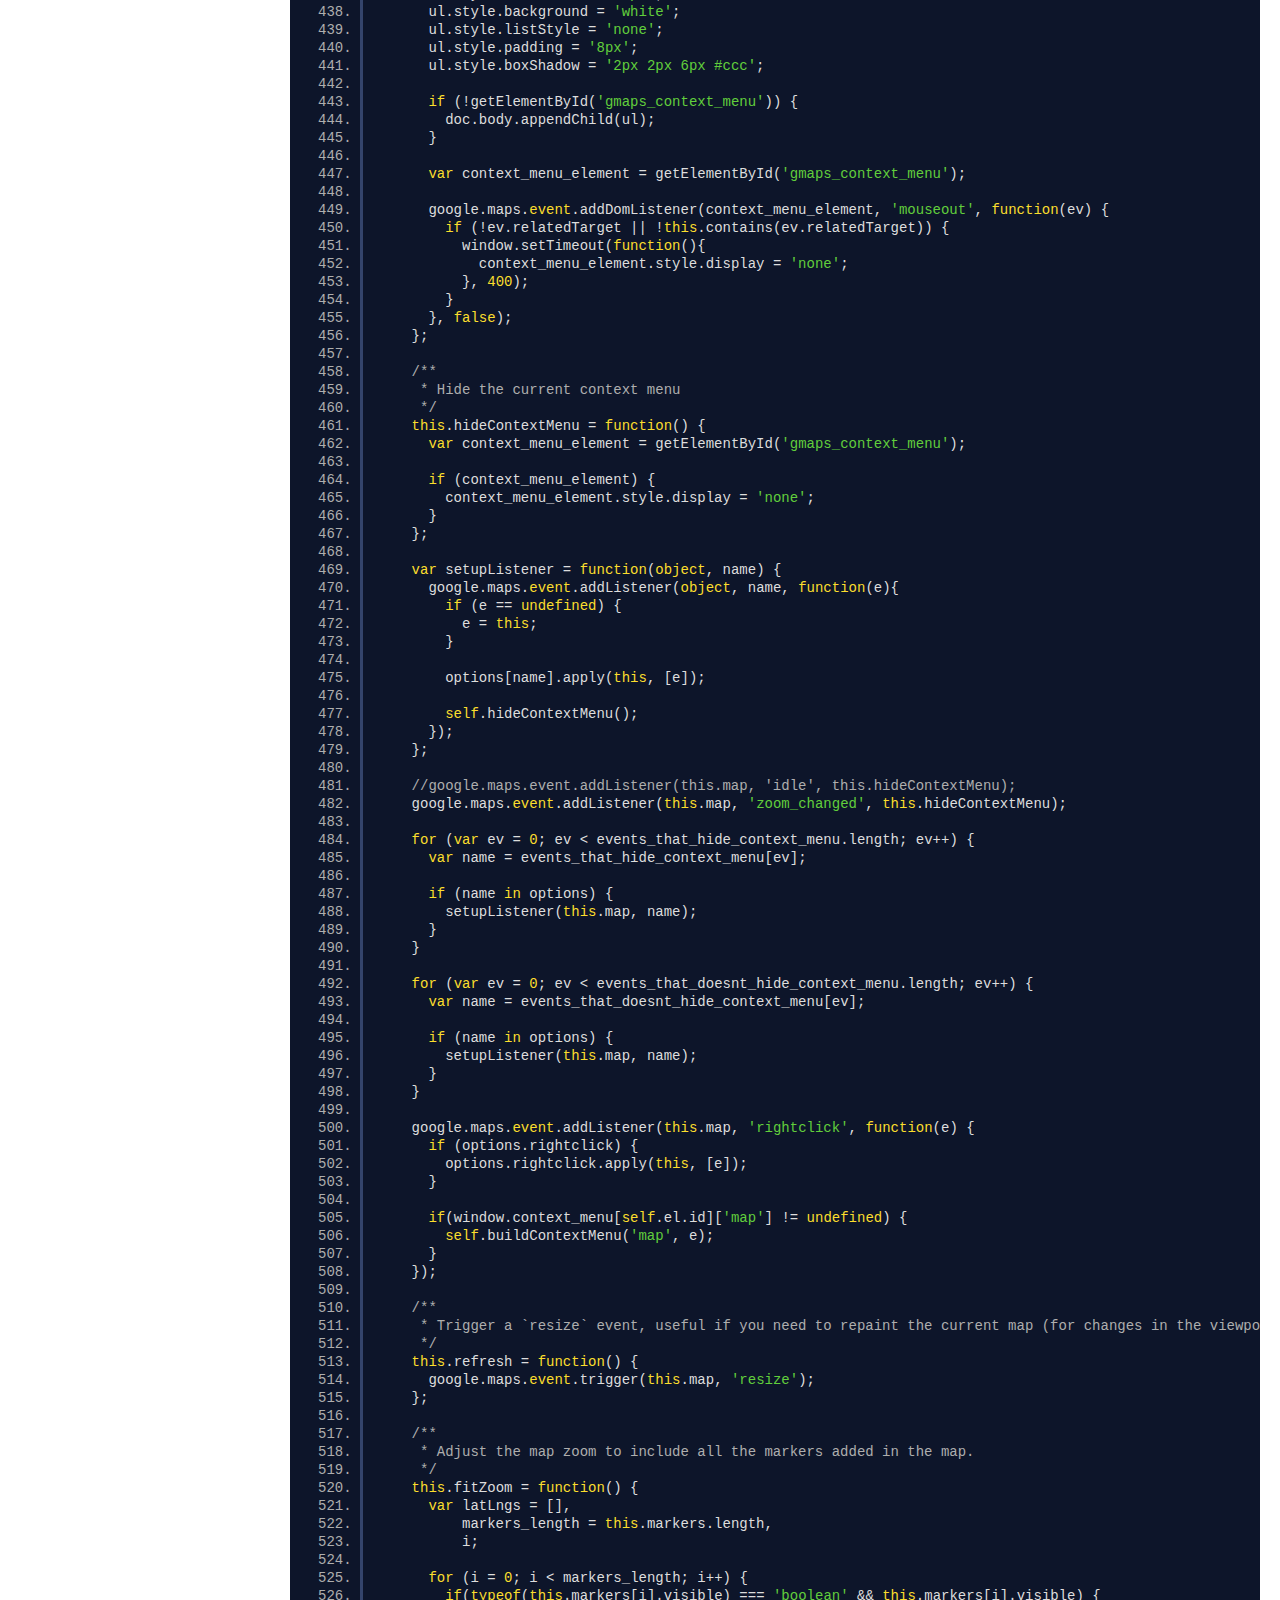
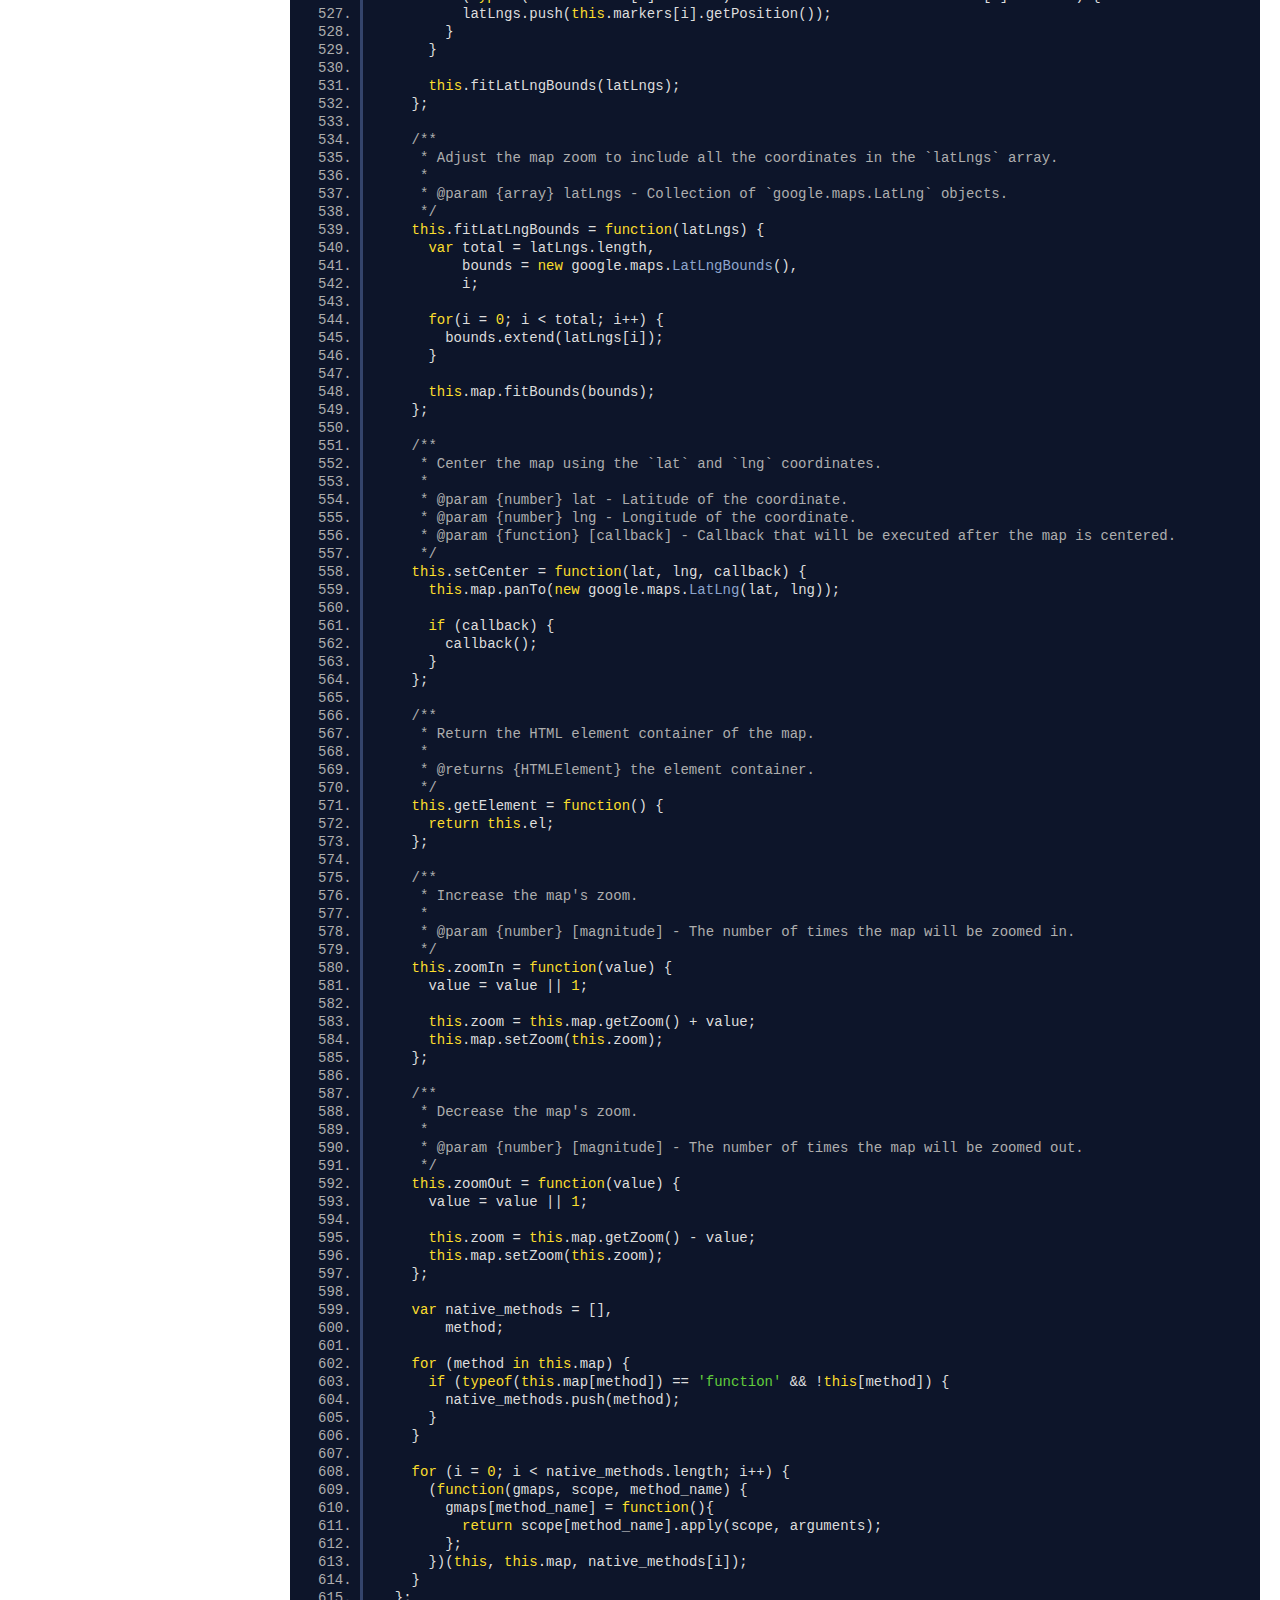
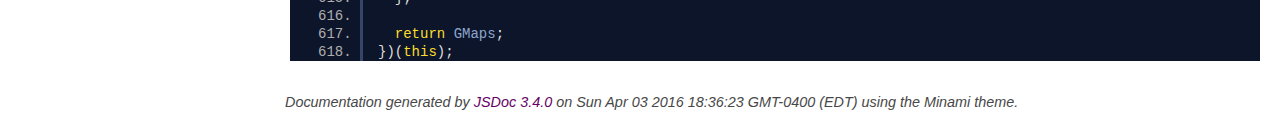
<file: hpneo-gmaps-4a1d0b2/docs/gmaps.core.js.html>
<!DOCTYPE html>
<html lang="en">
<head>
    <meta charset="utf-8">
    <title>gmaps.core.js - Documentation</title>

    <script src="scripts/prettify/prettify.js"></script>
    <script src="scripts/prettify/lang-css.js"></script>
    <!--[if lt IE 9]>
      <script src="//html5shiv.googlecode.com/svn/trunk/html5.js"></script>
    <![endif]-->
    <link type="text/css" rel="stylesheet" href="https://code.ionicframework.com/ionicons/2.0.1/css/ionicons.min.css">
    <link type="text/css" rel="stylesheet" href="styles/prettify.css">
    <link type="text/css" rel="stylesheet" href="styles/jsdoc.css">
</head>
<body>

<input type="checkbox" id="nav-trigger" class="nav-trigger" />
<label for="nav-trigger" class="navicon-button x">
  <div class="navicon"></div>
</label>

<label for="nav-trigger" class="overlay"></label>

<nav>
    <h2><a href="index.html">Home</a></h2><h3>Classes</h3><ul><li><a href="GMaps.html">GMaps</a><ul class='methods'><li data-type='method'><a href="GMaps.html#addControl">addControl</a></li><li data-type='method'><a href="GMaps.html#fitLatLngBounds">fitLatLngBounds</a></li><li data-type='method'><a href="GMaps.html#fitZoom">fitZoom</a></li><li data-type='method'><a href="GMaps.html#getElement">getElement</a></li><li data-type='method'><a href="GMaps.html#hideContextMenu">hideContextMenu</a></li><li data-type='method'><a href="GMaps.html#refresh">refresh</a></li><li data-type='method'><a href="GMaps.html#removeControl">removeControl</a></li><li data-type='method'><a href="GMaps.html#setCenter">setCenter</a></li><li data-type='method'><a href="GMaps.html#setContextMenu">setContextMenu</a></li><li data-type='method'><a href="GMaps.html#zoomIn">zoomIn</a></li><li data-type='method'><a href="GMaps.html#zoomOut">zoomOut</a></li></ul></li></ul>
</nav>

<div id="main">
    
    <h1 class="page-title">gmaps.core.js</h1>
    

    



    
    <section>
        <article>
            <pre class="prettyprint source linenums"><code>var extend_object = function(obj, new_obj) {
  var name;

  if (obj === new_obj) {
    return obj;
  }

  for (name in new_obj) {
    if (new_obj[name] !== undefined) {
      obj[name] = new_obj[name];
    }
  }

  return obj;
};

var replace_object = function(obj, replace) {
  var name;

  if (obj === replace) {
    return obj;
  }

  for (name in replace) {
    if (obj[name] != undefined) {
      obj[name] = replace[name];
    }
  }

  return obj;
};

var array_map = function(array, callback) {
  var original_callback_params = Array.prototype.slice.call(arguments, 2),
      array_return = [],
      array_length = array.length,
      i;

  if (Array.prototype.map &amp;&amp; array.map === Array.prototype.map) {
    array_return = Array.prototype.map.call(array, function(item) {
      var callback_params = original_callback_params.slice(0);
      callback_params.splice(0, 0, item);

      return callback.apply(this, callback_params);
    });
  }
  else {
    for (i = 0; i &lt; array_length; i++) {
      callback_params = original_callback_params;
      callback_params.splice(0, 0, array[i]);
      array_return.push(callback.apply(this, callback_params));
    }
  }

  return array_return;
};

var array_flat = function(array) {
  var new_array = [],
      i;

  for (i = 0; i &lt; array.length; i++) {
    new_array = new_array.concat(array[i]);
  }

  return new_array;
};

var coordsToLatLngs = function(coords, useGeoJSON) {
  var first_coord = coords[0],
      second_coord = coords[1];

  if (useGeoJSON) {
    first_coord = coords[1];
    second_coord = coords[0];
  }

  return new google.maps.LatLng(first_coord, second_coord);
};

var arrayToLatLng = function(coords, useGeoJSON) {
  var i;

  for (i = 0; i &lt; coords.length; i++) {
    if (!(coords[i] instanceof google.maps.LatLng)) {
      if (coords[i].length > 0 &amp;&amp; typeof(coords[i][0]) === "object") {
        coords[i] = arrayToLatLng(coords[i], useGeoJSON);
      }
      else {
        coords[i] = coordsToLatLngs(coords[i], useGeoJSON);
      }
    }
  }

  return coords;
};

var getElementsByClassName = function (class_name, context) {
    var element,
        _class = class_name.replace('.', '');

    if ('jQuery' in this &amp;&amp; context) {
        element = $("." + _class, context)[0];
    } else {
        element = document.getElementsByClassName(_class)[0];
    }
    return element;

};

var getElementById = function(id, context) {
  var element,
  id = id.replace('#', '');

  if ('jQuery' in window &amp;&amp; context) {
    element = $('#' + id, context)[0];
  } else {
    element = document.getElementById(id);
  };

  return element;
};

var findAbsolutePosition = function(obj)  {
  var curleft = 0,
      curtop = 0;

  if (obj.offsetParent) {
    do {
      curleft += obj.offsetLeft;
      curtop += obj.offsetTop;
    } while (obj = obj.offsetParent);
  }

  return [curleft, curtop];
};

var GMaps = (function(global) {
  "use strict";

  var doc = document;
  /**
   * Creates a new GMaps instance, including a Google Maps map.
   * @class GMaps
   * @constructs
   * @param {object} options - `options` accepts all the [MapOptions](https://developers.google.com/maps/documentation/javascript/reference#MapOptions) and [events](https://developers.google.com/maps/documentation/javascript/reference#Map) listed in the Google Maps API. Also accepts:
   * * `lat` (number): Latitude of the map's center
   * * `lng` (number): Longitude of the map's center
   * * `el` (string or HTMLElement): container where the map will be rendered
   * * `markerClusterer` (function): A function to create a marker cluster. You can use MarkerClusterer or MarkerClustererPlus.
   */
  var GMaps = function(options) {

    if (!(typeof window.google === 'object' &amp;&amp; window.google.maps)) {
      if (typeof window.console === 'object' &amp;&amp; window.console.error) {
        console.error('Google Maps API is required. Please register the following JavaScript library https://maps.googleapis.com/maps/api/js.');
      }

      return function() {};
    }

    if (!this) return new GMaps(options);

    options.zoom = options.zoom || 15;
    options.mapType = options.mapType || 'roadmap';

    var valueOrDefault = function(value, defaultValue) {
      return value === undefined ? defaultValue : value;
    };

    var self = this,
        i,
        events_that_hide_context_menu = [
          'bounds_changed', 'center_changed', 'click', 'dblclick', 'drag',
          'dragend', 'dragstart', 'idle', 'maptypeid_changed', 'projection_changed',
          'resize', 'tilesloaded', 'zoom_changed'
        ],
        events_that_doesnt_hide_context_menu = ['mousemove', 'mouseout', 'mouseover'],
        options_to_be_deleted = ['el', 'lat', 'lng', 'mapType', 'width', 'height', 'markerClusterer', 'enableNewStyle'],
        identifier = options.el || options.div,
        markerClustererFunction = options.markerClusterer,
        mapType = google.maps.MapTypeId[options.mapType.toUpperCase()],
        map_center = new google.maps.LatLng(options.lat, options.lng),
        zoomControl = valueOrDefault(options.zoomControl, true),
        zoomControlOpt = options.zoomControlOpt || {
          style: 'DEFAULT',
          position: 'TOP_LEFT'
        },
        zoomControlStyle = zoomControlOpt.style || 'DEFAULT',
        zoomControlPosition = zoomControlOpt.position || 'TOP_LEFT',
        panControl = valueOrDefault(options.panControl, true),
        mapTypeControl = valueOrDefault(options.mapTypeControl, true),
        scaleControl = valueOrDefault(options.scaleControl, true),
        streetViewControl = valueOrDefault(options.streetViewControl, true),
        overviewMapControl = valueOrDefault(overviewMapControl, true),
        map_options = {},
        map_base_options = {
          zoom: this.zoom,
          center: map_center,
          mapTypeId: mapType
        },
        map_controls_options = {
          panControl: panControl,
          zoomControl: zoomControl,
          zoomControlOptions: {
            style: google.maps.ZoomControlStyle[zoomControlStyle],
            position: google.maps.ControlPosition[zoomControlPosition]
          },
          mapTypeControl: mapTypeControl,
          scaleControl: scaleControl,
          streetViewControl: streetViewControl,
          overviewMapControl: overviewMapControl
        };

      if (typeof(options.el) === 'string' || typeof(options.div) === 'string') {
        if (identifier.indexOf("#") > -1) {
            /**
             * Container element
             *
             * @type {HTMLElement}
             */
            this.el = getElementById(identifier, options.context);
        } else {
            this.el = getElementsByClassName.apply(this, [identifier, options.context]);
        }
      } else {
          this.el = identifier;
      }

    if (typeof(this.el) === 'undefined' || this.el === null) {
      throw 'No element defined.';
    }

    window.context_menu = window.context_menu || {};
    window.context_menu[self.el.id] = {};

    /**
     * Collection of custom controls in the map UI
     *
     * @type {array}
     */
    this.controls = [];
    /**
     * Collection of map's overlays
     *
     * @type {array}
     */
    this.overlays = [];
    /**
     * Collection of KML/GeoRSS and FusionTable layers
     *
     * @type {array}
     */
    this.layers = [];
    /**
     * Collection of data layers (See {@link GMaps#addLayer})
     *
     * @type {object}
     */
    this.singleLayers = {};
    /**
     * Collection of map's markers
     *
     * @type {array}
     */
    this.markers = [];
    /**
     * Collection of map's lines
     *
     * @type {array}
     */
    this.polylines = [];
    /**
     * Collection of map's routes requested by {@link GMaps#getRoutes}, {@link GMaps#renderRoute}, {@link GMaps#drawRoute}, {@link GMaps#travelRoute} or {@link GMaps#drawSteppedRoute}
     *
     * @type {array}
     */
    this.routes = [];
    /**
     * Collection of map's polygons
     *
     * @type {array}
     */
    this.polygons = [];
    this.infoWindow = null;
    this.overlay_el = null;
    /**
     * Current map's zoom
     *
     * @type {number}
     */
    this.zoom = options.zoom;
    this.registered_events = {};

    this.el.style.width = options.width || this.el.scrollWidth || this.el.offsetWidth;
    this.el.style.height = options.height || this.el.scrollHeight || this.el.offsetHeight;

    google.maps.visualRefresh = options.enableNewStyle;

    for (i = 0; i &lt; options_to_be_deleted.length; i++) {
      delete options[options_to_be_deleted[i]];
    }

    if(options.disableDefaultUI != true) {
      map_base_options = extend_object(map_base_options, map_controls_options);
    }

    map_options = extend_object(map_base_options, options);

    for (i = 0; i &lt; events_that_hide_context_menu.length; i++) {
      delete map_options[events_that_hide_context_menu[i]];
    }

    for (i = 0; i &lt; events_that_doesnt_hide_context_menu.length; i++) {
      delete map_options[events_that_doesnt_hide_context_menu[i]];
    }

    /**
     * Google Maps map instance
     *
     * @type {google.maps.Map}
     */
    this.map = new google.maps.Map(this.el, map_options);

    if (markerClustererFunction) {
      /**
       * Marker Clusterer instance
       *
       * @type {object}
       */
      this.markerClusterer = markerClustererFunction.apply(this, [this.map]);
    }

    var buildContextMenuHTML = function(control, e) {
      var html = '',
          options = window.context_menu[self.el.id][control];

      for (var i in options){
        if (options.hasOwnProperty(i)) {
          var option = options[i];

          html += '&lt;li>&lt;a id="' + control + '_' + i + '" href="#">' + option.title + '&lt;/a>&lt;/li>';
        }
      }

      if (!getElementById('gmaps_context_menu')) return;

      var context_menu_element = getElementById('gmaps_context_menu');

      context_menu_element.innerHTML = html;

      var context_menu_items = context_menu_element.getElementsByTagName('a'),
          context_menu_items_count = context_menu_items.length,
          i;

      for (i = 0; i &lt; context_menu_items_count; i++) {
        var context_menu_item = context_menu_items[i];

        var assign_menu_item_action = function(ev){
          ev.preventDefault();

          options[this.id.replace(control + '_', '')].action.apply(self, [e]);
          self.hideContextMenu();
        };

        google.maps.event.clearListeners(context_menu_item, 'click');
        google.maps.event.addDomListenerOnce(context_menu_item, 'click', assign_menu_item_action, false);
      }

      var position = findAbsolutePosition.apply(this, [self.el]),
          left = position[0] + e.pixel.x - 15,
          top = position[1] + e.pixel.y- 15;

      context_menu_element.style.left = left + "px";
      context_menu_element.style.top = top + "px";

      // context_menu_element.style.display = 'block';
    };

    this.buildContextMenu = function(control, e) {
      if (control === 'marker') {
        e.pixel = {};

        var overlay = new google.maps.OverlayView();
        overlay.setMap(self.map);

        overlay.draw = function() {
          var projection = overlay.getProjection(),
              position = e.marker.getPosition();

          e.pixel = projection.fromLatLngToContainerPixel(position);

          buildContextMenuHTML(control, e);
        };
      }
      else {
        buildContextMenuHTML(control, e);
      }

      var context_menu_element = getElementById('gmaps_context_menu');

      setTimeout(function() {
        context_menu_element.style.display = 'block';
      }, 0);
    };

    /**
     * Add a context menu for a map or a marker.
     *
     * @param {object} options - The `options` object should contain:
     * * `control` (string): Kind of control the context menu will be attached. Can be "map" or "marker".
     * * `options` (array): A collection of context menu items:
     *   * `title` (string): Item's title shown in the context menu.
     *   * `name` (string): Item's identifier.
     *   * `action` (function): Function triggered after selecting the context menu item.
     */
    this.setContextMenu = function(options) {
      window.context_menu[self.el.id][options.control] = {};

      var i,
          ul = doc.createElement('ul');

      for (i in options.options) {
        if (options.options.hasOwnProperty(i)) {
          var option = options.options[i];

          window.context_menu[self.el.id][options.control][option.name] = {
            title: option.title,
            action: option.action
          };
        }
      }

      ul.id = 'gmaps_context_menu';
      ul.style.display = 'none';
      ul.style.position = 'absolute';
      ul.style.minWidth = '100px';
      ul.style.background = 'white';
      ul.style.listStyle = 'none';
      ul.style.padding = '8px';
      ul.style.boxShadow = '2px 2px 6px #ccc';

      if (!getElementById('gmaps_context_menu')) {
        doc.body.appendChild(ul);
      }

      var context_menu_element = getElementById('gmaps_context_menu');

      google.maps.event.addDomListener(context_menu_element, 'mouseout', function(ev) {
        if (!ev.relatedTarget || !this.contains(ev.relatedTarget)) {
          window.setTimeout(function(){
            context_menu_element.style.display = 'none';
          }, 400);
        }
      }, false);
    };

    /**
     * Hide the current context menu
     */
    this.hideContextMenu = function() {
      var context_menu_element = getElementById('gmaps_context_menu');

      if (context_menu_element) {
        context_menu_element.style.display = 'none';
      }
    };

    var setupListener = function(object, name) {
      google.maps.event.addListener(object, name, function(e){
        if (e == undefined) {
          e = this;
        }

        options[name].apply(this, [e]);

        self.hideContextMenu();
      });
    };

    //google.maps.event.addListener(this.map, 'idle', this.hideContextMenu);
    google.maps.event.addListener(this.map, 'zoom_changed', this.hideContextMenu);

    for (var ev = 0; ev &lt; events_that_hide_context_menu.length; ev++) {
      var name = events_that_hide_context_menu[ev];

      if (name in options) {
        setupListener(this.map, name);
      }
    }

    for (var ev = 0; ev &lt; events_that_doesnt_hide_context_menu.length; ev++) {
      var name = events_that_doesnt_hide_context_menu[ev];

      if (name in options) {
        setupListener(this.map, name);
      }
    }

    google.maps.event.addListener(this.map, 'rightclick', function(e) {
      if (options.rightclick) {
        options.rightclick.apply(this, [e]);
      }

      if(window.context_menu[self.el.id]['map'] != undefined) {
        self.buildContextMenu('map', e);
      }
    });

    /**
     * Trigger a `resize` event, useful if you need to repaint the current map (for changes in the viewport or display / hide actions).
     */
    this.refresh = function() {
      google.maps.event.trigger(this.map, 'resize');
    };

    /**
     * Adjust the map zoom to include all the markers added in the map.
     */
    this.fitZoom = function() {
      var latLngs = [],
          markers_length = this.markers.length,
          i;

      for (i = 0; i &lt; markers_length; i++) {
        if(typeof(this.markers[i].visible) === 'boolean' &amp;&amp; this.markers[i].visible) {
          latLngs.push(this.markers[i].getPosition());
        }
      }

      this.fitLatLngBounds(latLngs);
    };

    /**
     * Adjust the map zoom to include all the coordinates in the `latLngs` array.
     *
     * @param {array} latLngs - Collection of `google.maps.LatLng` objects.
     */
    this.fitLatLngBounds = function(latLngs) {
      var total = latLngs.length,
          bounds = new google.maps.LatLngBounds(),
          i;

      for(i = 0; i &lt; total; i++) {
        bounds.extend(latLngs[i]);
      }

      this.map.fitBounds(bounds);
    };

    /**
     * Center the map using the `lat` and `lng` coordinates.
     *
     * @param {number} lat - Latitude of the coordinate.
     * @param {number} lng - Longitude of the coordinate.
     * @param {function} [callback] - Callback that will be executed after the map is centered.
     */
    this.setCenter = function(lat, lng, callback) {
      this.map.panTo(new google.maps.LatLng(lat, lng));

      if (callback) {
        callback();
      }
    };

    /**
     * Return the HTML element container of the map.
     *
     * @returns {HTMLElement} the element container.
     */
    this.getElement = function() {
      return this.el;
    };

    /**
     * Increase the map's zoom.
     *
     * @param {number} [magnitude] - The number of times the map will be zoomed in.
     */
    this.zoomIn = function(value) {
      value = value || 1;

      this.zoom = this.map.getZoom() + value;
      this.map.setZoom(this.zoom);
    };

    /**
     * Decrease the map's zoom.
     *
     * @param {number} [magnitude] - The number of times the map will be zoomed out.
     */
    this.zoomOut = function(value) {
      value = value || 1;

      this.zoom = this.map.getZoom() - value;
      this.map.setZoom(this.zoom);
    };

    var native_methods = [],
        method;

    for (method in this.map) {
      if (typeof(this.map[method]) == 'function' &amp;&amp; !this[method]) {
        native_methods.push(method);
      }
    }

    for (i = 0; i &lt; native_methods.length; i++) {
      (function(gmaps, scope, method_name) {
        gmaps[method_name] = function(){
          return scope[method_name].apply(scope, arguments);
        };
      })(this, this.map, native_methods[i]);
    }
  };

  return GMaps;
})(this);
</code></pre>
        </article>
    </section>




</div>

<br class="clear">

<footer>
    Documentation generated by <a href="https://github.com/jsdoc3/jsdoc">JSDoc 3.4.0</a> on Sun Apr 03 2016 18:36:23 GMT-0400 (EDT) using the Minami theme.
</footer>

<script>prettyPrint();</script>
<script src="scripts/linenumber.js"></script>
</body>
</html>
</file>
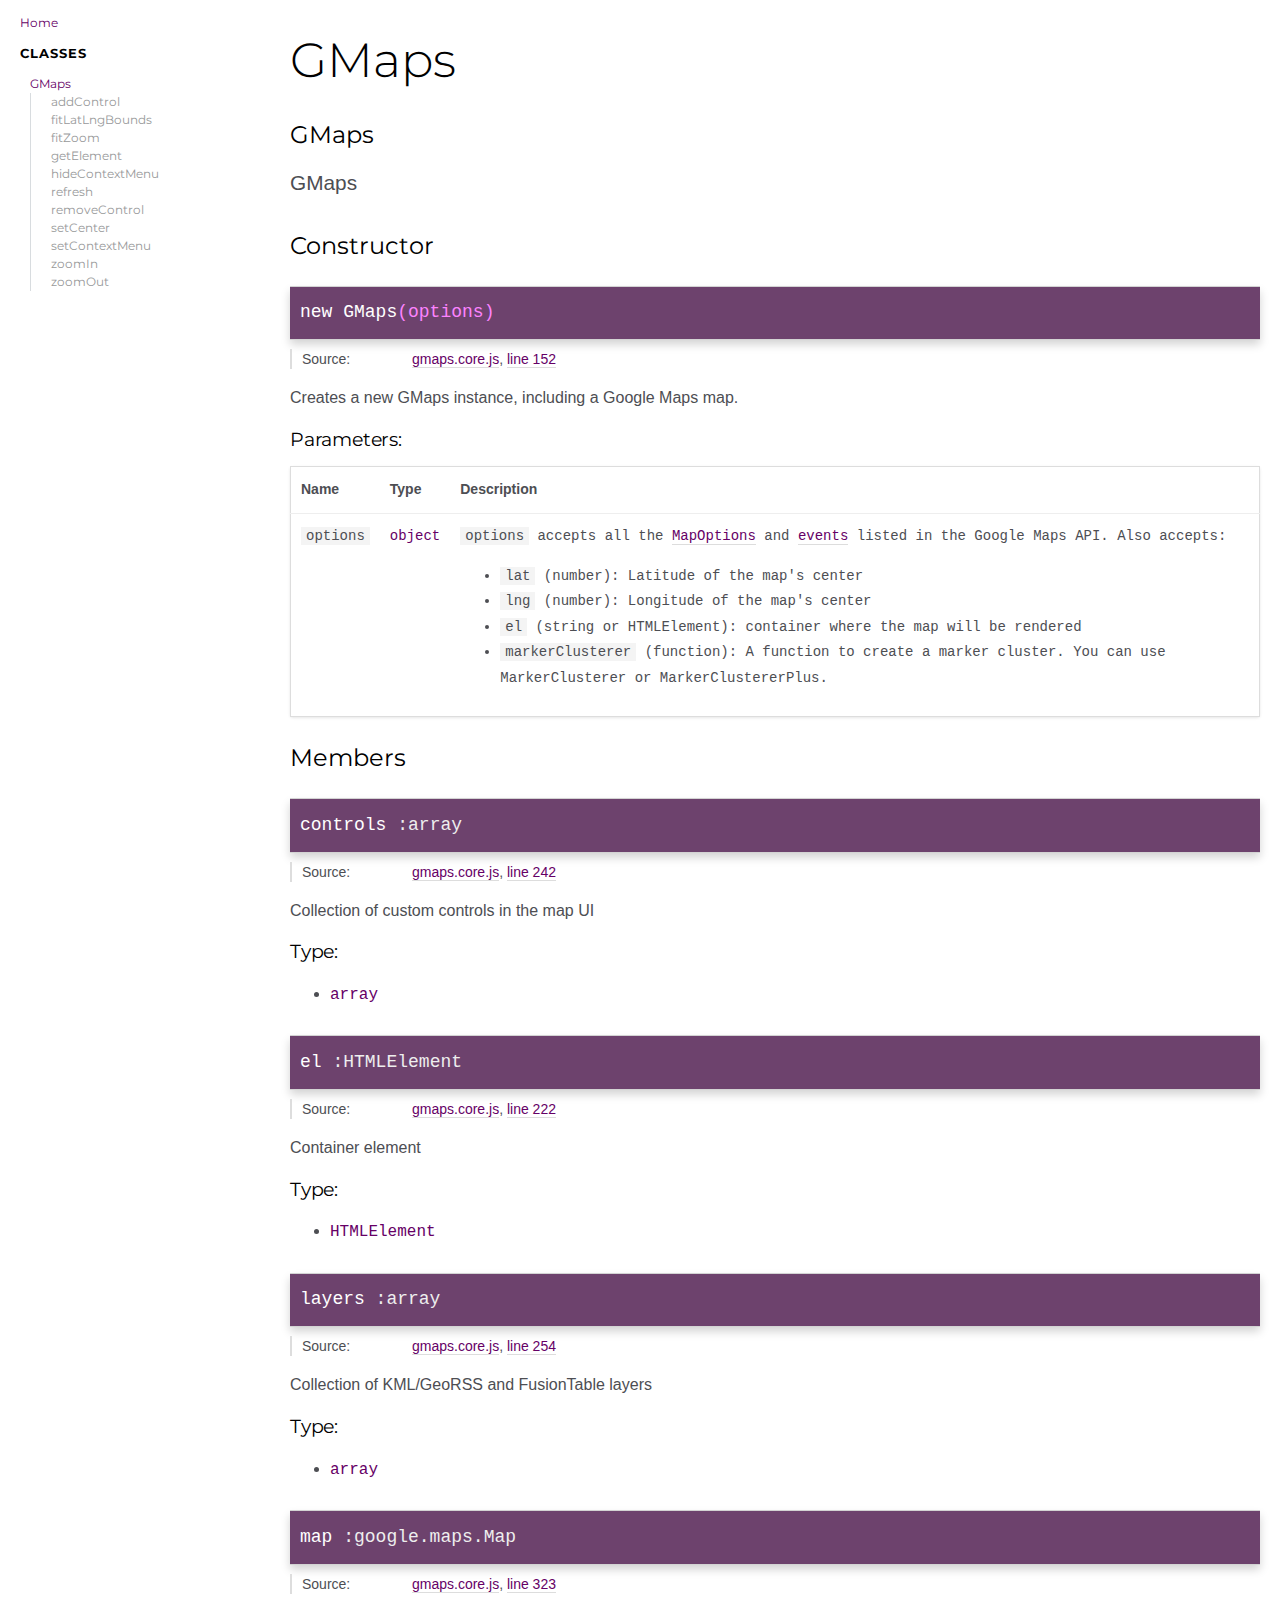
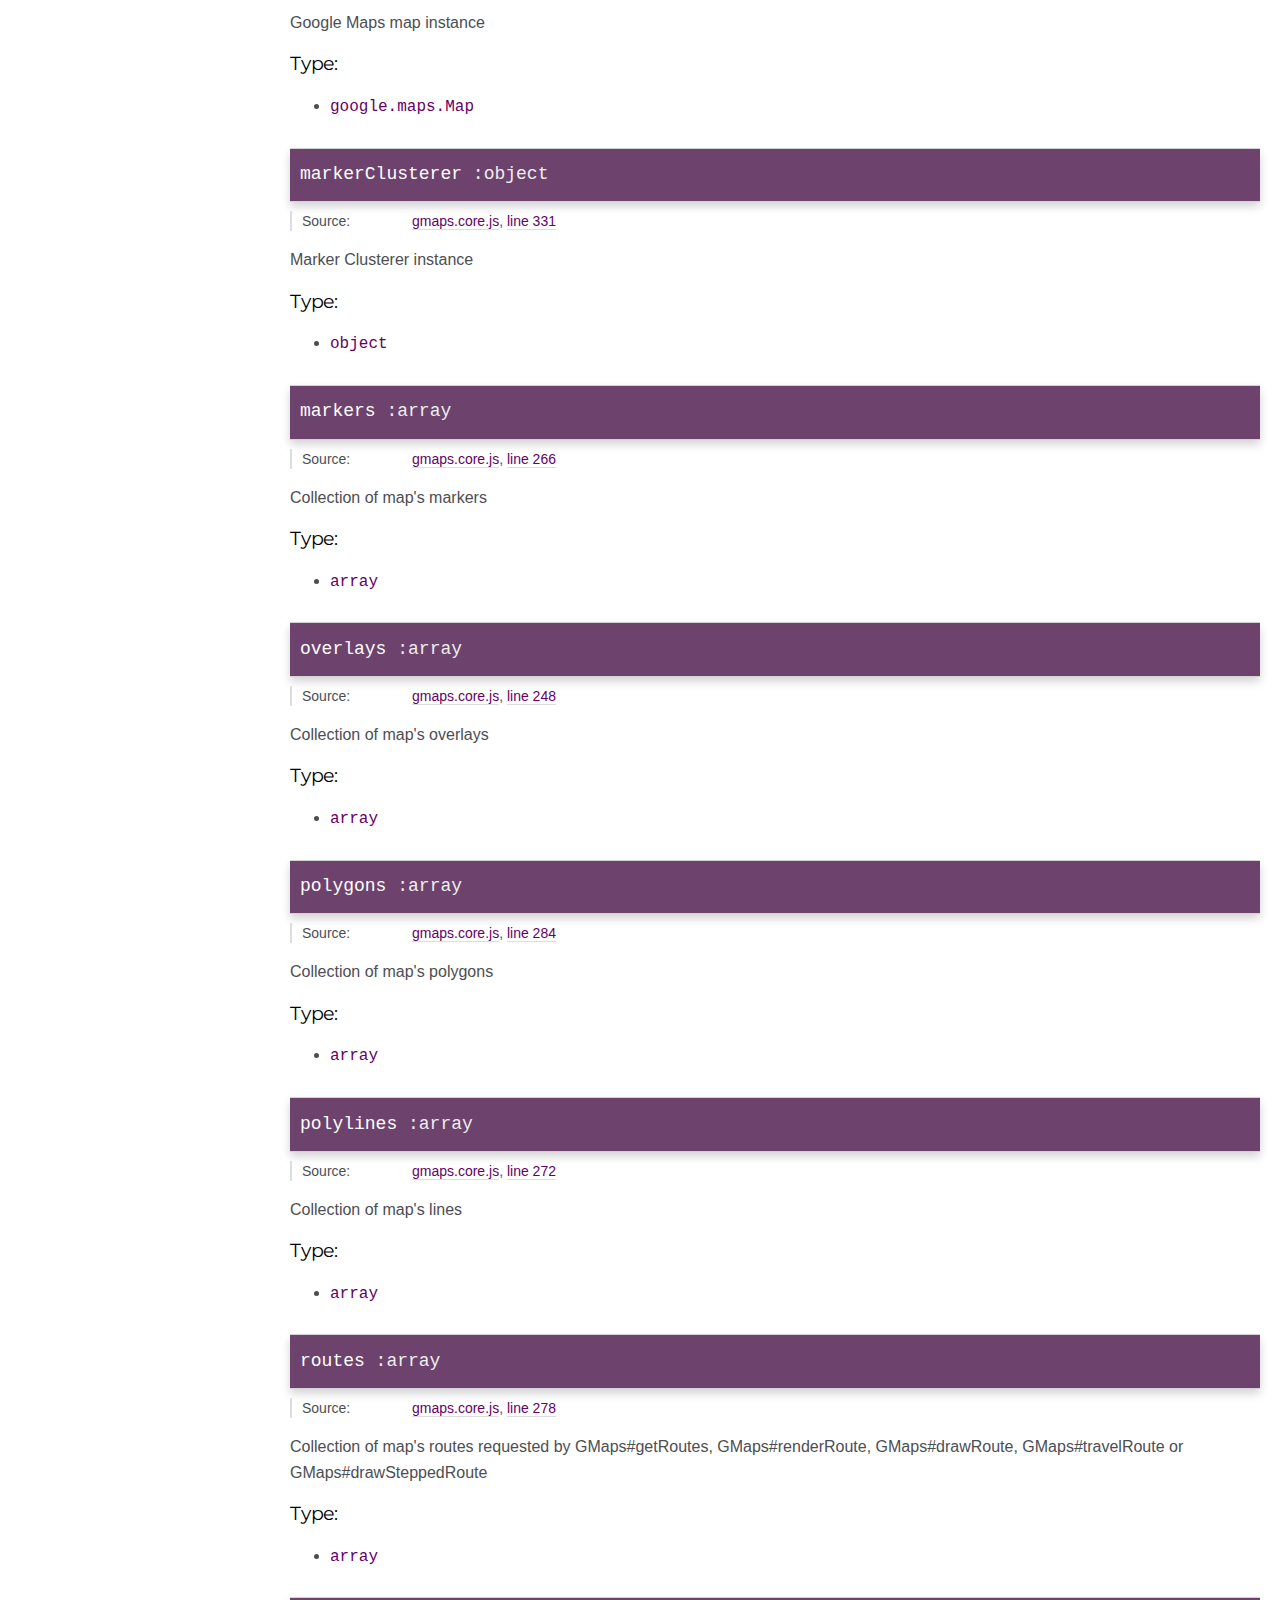
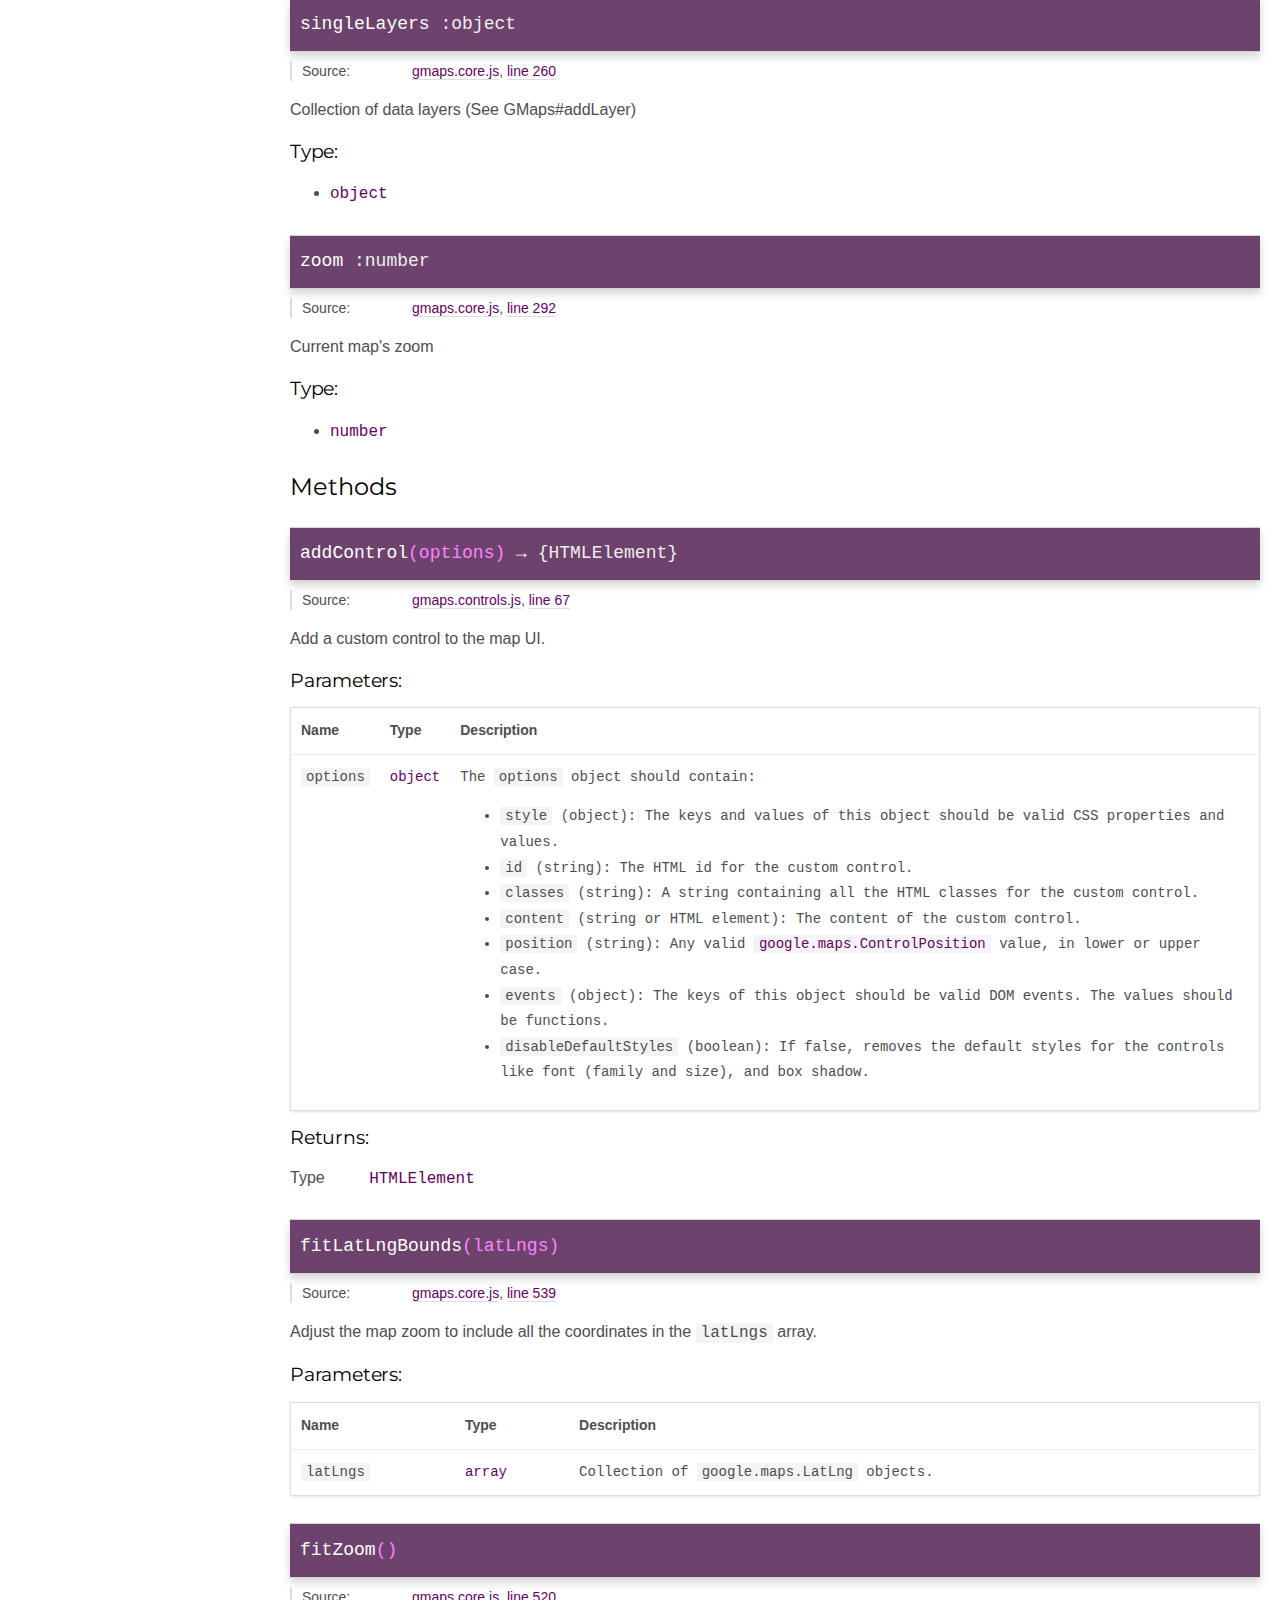
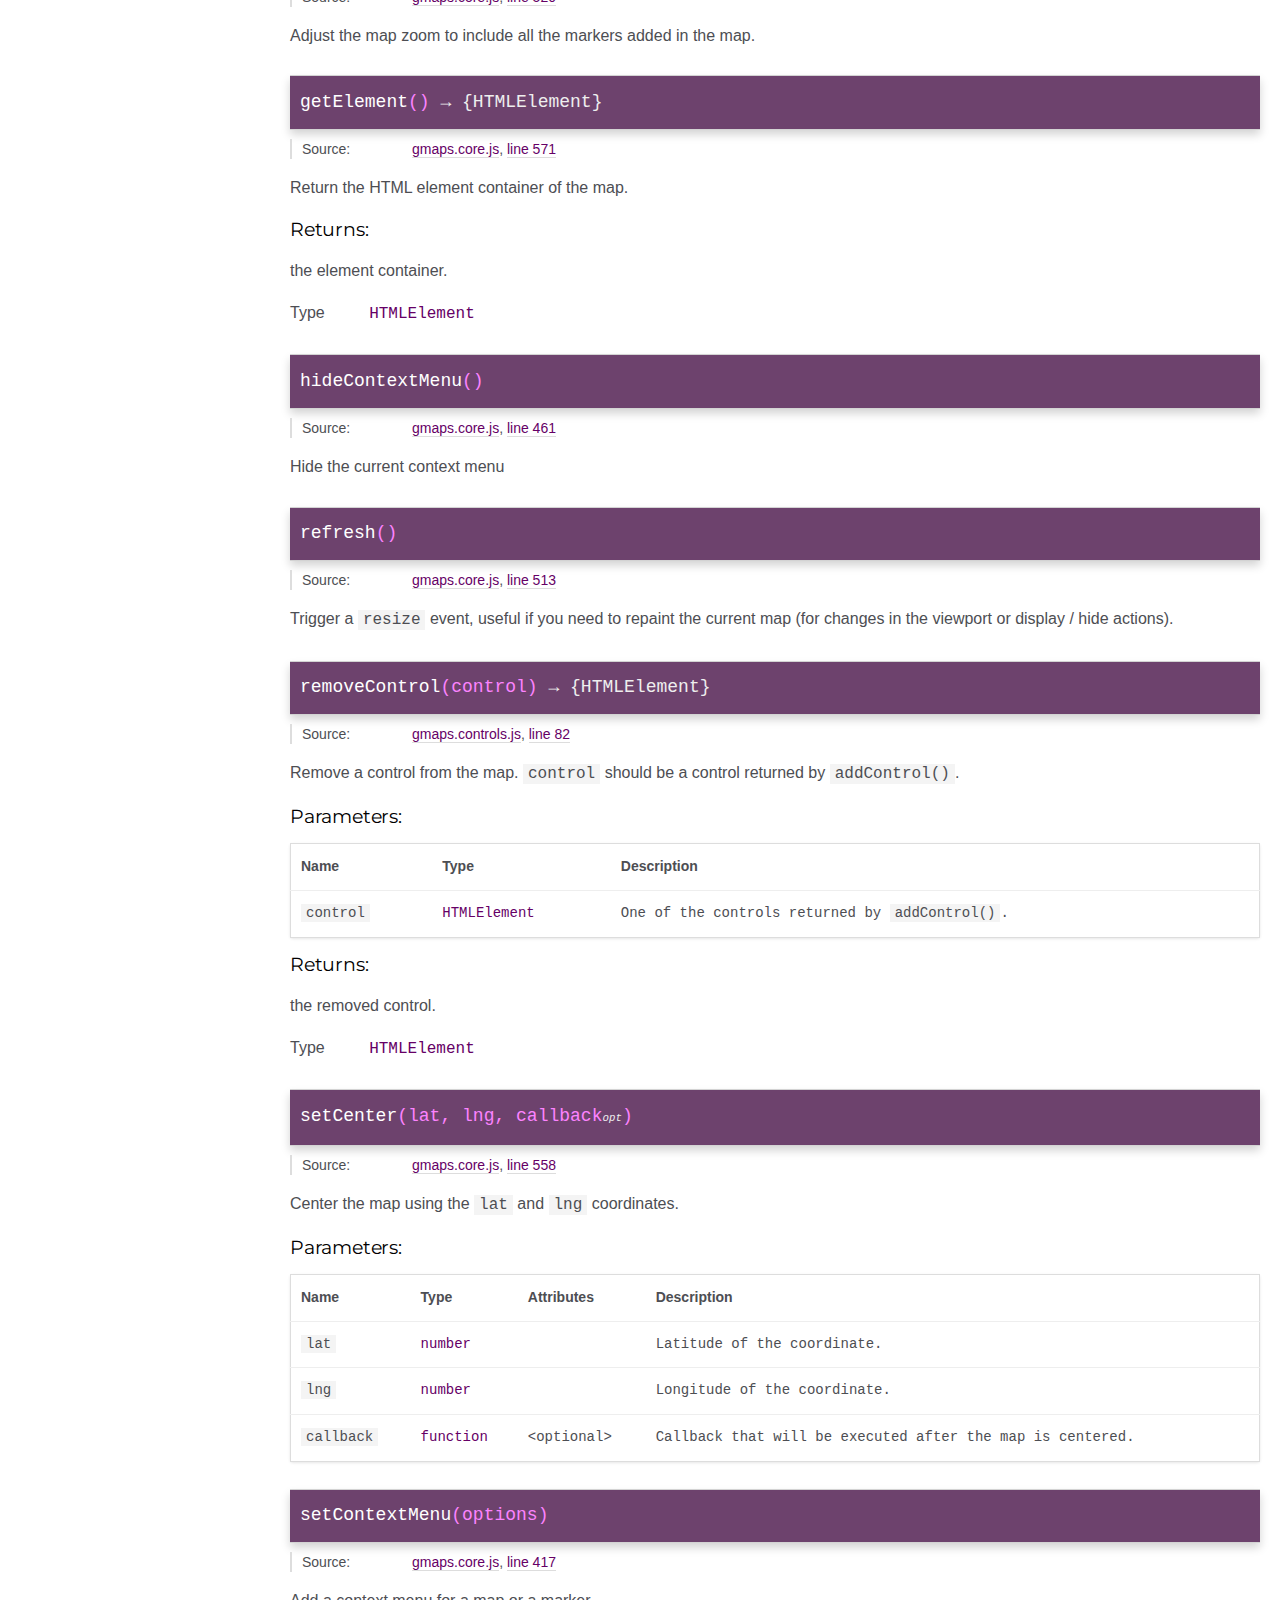
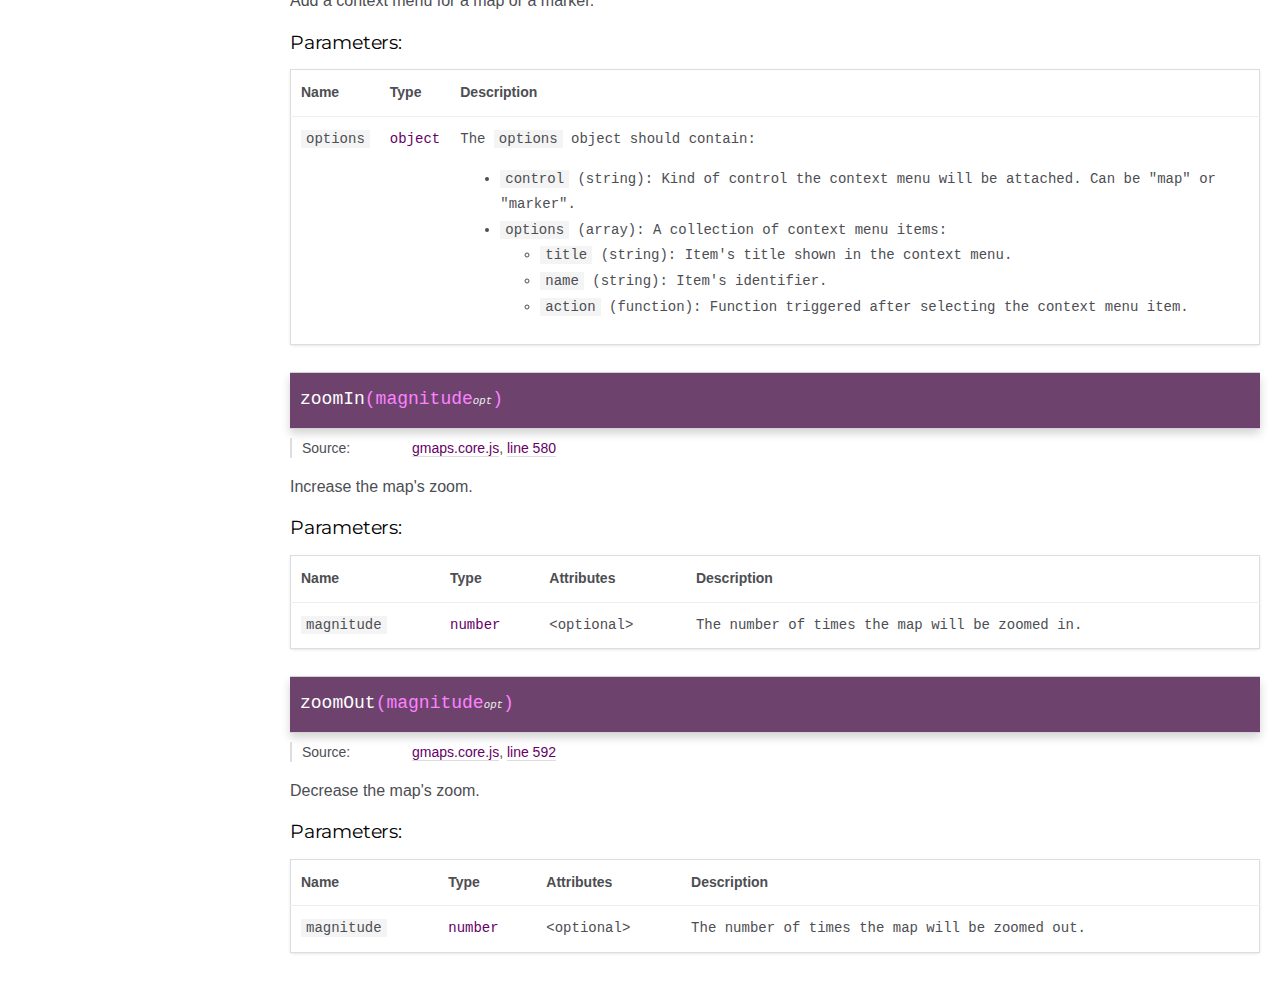
<file: hpneo-gmaps-4a1d0b2/docs/GMaps.html>
<!DOCTYPE html>
<html lang="en">
<head>
    <meta charset="utf-8">
    <title>GMaps - Documentation</title>

    <script src="scripts/prettify/prettify.js"></script>
    <script src="scripts/prettify/lang-css.js"></script>
    <!--[if lt IE 9]>
      <script src="//html5shiv.googlecode.com/svn/trunk/html5.js"></script>
    <![endif]-->
    <link type="text/css" rel="stylesheet" href="https://code.ionicframework.com/ionicons/2.0.1/css/ionicons.min.css">
    <link type="text/css" rel="stylesheet" href="styles/prettify.css">
    <link type="text/css" rel="stylesheet" href="styles/jsdoc.css">
</head>
<body>

<input type="checkbox" id="nav-trigger" class="nav-trigger" />
<label for="nav-trigger" class="navicon-button x">
  <div class="navicon"></div>
</label>

<label for="nav-trigger" class="overlay"></label>

<nav>
    <h2><a href="index.html">Home</a></h2><h3>Classes</h3><ul><li><a href="GMaps.html">GMaps</a><ul class='methods'><li data-type='method'><a href="GMaps.html#addControl">addControl</a></li><li data-type='method'><a href="GMaps.html#fitLatLngBounds">fitLatLngBounds</a></li><li data-type='method'><a href="GMaps.html#fitZoom">fitZoom</a></li><li data-type='method'><a href="GMaps.html#getElement">getElement</a></li><li data-type='method'><a href="GMaps.html#hideContextMenu">hideContextMenu</a></li><li data-type='method'><a href="GMaps.html#refresh">refresh</a></li><li data-type='method'><a href="GMaps.html#removeControl">removeControl</a></li><li data-type='method'><a href="GMaps.html#setCenter">setCenter</a></li><li data-type='method'><a href="GMaps.html#setContextMenu">setContextMenu</a></li><li data-type='method'><a href="GMaps.html#zoomIn">zoomIn</a></li><li data-type='method'><a href="GMaps.html#zoomOut">zoomOut</a></li></ul></li></ul>
</nav>

<div id="main">
    
    <h1 class="page-title">GMaps</h1>
    

    




<section>

<header>
    
        <h2>
        GMaps
        </h2>
        
            <div class="class-description"><p>GMaps</p></div>
        
    
</header>

<article>
    <div class="container-overview">
    
        

    
    <h2>Constructor</h2>
    

    <h4 class="name" id="GMaps"><span class="type-signature"></span>new GMaps<span class="signature">(options)</span><span class="type-signature"></span></h4>

    




<dl class="details">

    
    <dt class="tag-source">Source:</dt>
    <dd class="tag-source"><ul class="dummy"><li>
        <a href="gmaps.core.js.html">gmaps.core.js</a>, <a href="gmaps.core.js.html#line152">line 152</a>
    </li></ul></dd>
    

    

    

    

    

    

    

    

    

    

    

    

    

    

    

    
</dl>





<div class="description">
    <p>Creates a new GMaps instance, including a Google Maps map.</p>
</div>











    <h5>Parameters:</h5>
    

<table class="params">
    <thead>
    <tr>
        
        <th>Name</th>
        

        <th>Type</th>

        

        

        <th class="last">Description</th>
    </tr>
    </thead>

    <tbody>
    

        <tr>
            
                <td class="name"><code>options</code></td>
            

            <td class="type">
            
                
<span class="param-type">object</span>


            
            </td>

            

            

            <td class="description last"><p><code>options</code> accepts all the <a href="https://developers.google.com/maps/documentation/javascript/reference#MapOptions">MapOptions</a> and <a href="https://developers.google.com/maps/documentation/javascript/reference#Map">events</a> listed in the Google Maps API. Also accepts:</p>
<ul>
<li><code>lat</code> (number): Latitude of the map's center</li>
<li><code>lng</code> (number): Longitude of the map's center</li>
<li><code>el</code> (string or HTMLElement): container where the map will be rendered</li>
<li><code>markerClusterer</code> (function): A function to create a marker cluster. You can use MarkerClusterer or MarkerClustererPlus.</li>
</ul></td>
        </tr>

    
    </tbody>
</table>
















    
    </div>

    

    

    

     

    

    
        <h3 class="subsection-title">Members</h3>

        
            
<h4 class="name" id="controls"><span class="type-signature"></span>controls<span class="type-signature"> :array</span></h4>





<dl class="details">

    
    <dt class="tag-source">Source:</dt>
    <dd class="tag-source"><ul class="dummy"><li>
        <a href="gmaps.core.js.html">gmaps.core.js</a>, <a href="gmaps.core.js.html#line242">line 242</a>
    </li></ul></dd>
    

    

    

    

    

    

    

    

    

    

    

    

    

    

    

    
</dl>





<div class="description">
    <p>Collection of custom controls in the map UI</p>
</div>



    <h5>Type:</h5>
    <ul>
        <li>
            
<span class="param-type">array</span>


        </li>
    </ul>






        
            
<h4 class="name" id="el"><span class="type-signature"></span>el<span class="type-signature"> :HTMLElement</span></h4>





<dl class="details">

    
    <dt class="tag-source">Source:</dt>
    <dd class="tag-source"><ul class="dummy"><li>
        <a href="gmaps.core.js.html">gmaps.core.js</a>, <a href="gmaps.core.js.html#line222">line 222</a>
    </li></ul></dd>
    

    

    

    

    

    

    

    

    

    

    

    

    

    

    

    
</dl>





<div class="description">
    <p>Container element</p>
</div>



    <h5>Type:</h5>
    <ul>
        <li>
            
<span class="param-type">HTMLElement</span>


        </li>
    </ul>






        
            
<h4 class="name" id="layers"><span class="type-signature"></span>layers<span class="type-signature"> :array</span></h4>





<dl class="details">

    
    <dt class="tag-source">Source:</dt>
    <dd class="tag-source"><ul class="dummy"><li>
        <a href="gmaps.core.js.html">gmaps.core.js</a>, <a href="gmaps.core.js.html#line254">line 254</a>
    </li></ul></dd>
    

    

    

    

    

    

    

    

    

    

    

    

    

    

    

    
</dl>





<div class="description">
    <p>Collection of KML/GeoRSS and FusionTable layers</p>
</div>



    <h5>Type:</h5>
    <ul>
        <li>
            
<span class="param-type">array</span>


        </li>
    </ul>






        
            
<h4 class="name" id="map"><span class="type-signature"></span>map<span class="type-signature"> :google.maps.Map</span></h4>





<dl class="details">

    
    <dt class="tag-source">Source:</dt>
    <dd class="tag-source"><ul class="dummy"><li>
        <a href="gmaps.core.js.html">gmaps.core.js</a>, <a href="gmaps.core.js.html#line323">line 323</a>
    </li></ul></dd>
    

    

    

    

    

    

    

    

    

    

    

    

    

    

    

    
</dl>





<div class="description">
    <p>Google Maps map instance</p>
</div>



    <h5>Type:</h5>
    <ul>
        <li>
            
<span class="param-type">google.maps.Map</span>


        </li>
    </ul>






        
            
<h4 class="name" id="markerClusterer"><span class="type-signature"></span>markerClusterer<span class="type-signature"> :object</span></h4>





<dl class="details">

    
    <dt class="tag-source">Source:</dt>
    <dd class="tag-source"><ul class="dummy"><li>
        <a href="gmaps.core.js.html">gmaps.core.js</a>, <a href="gmaps.core.js.html#line331">line 331</a>
    </li></ul></dd>
    

    

    

    

    

    

    

    

    

    

    

    

    

    

    

    
</dl>





<div class="description">
    <p>Marker Clusterer instance</p>
</div>



    <h5>Type:</h5>
    <ul>
        <li>
            
<span class="param-type">object</span>


        </li>
    </ul>






        
            
<h4 class="name" id="markers"><span class="type-signature"></span>markers<span class="type-signature"> :array</span></h4>





<dl class="details">

    
    <dt class="tag-source">Source:</dt>
    <dd class="tag-source"><ul class="dummy"><li>
        <a href="gmaps.core.js.html">gmaps.core.js</a>, <a href="gmaps.core.js.html#line266">line 266</a>
    </li></ul></dd>
    

    

    

    

    

    

    

    

    

    

    

    

    

    

    

    
</dl>





<div class="description">
    <p>Collection of map's markers</p>
</div>



    <h5>Type:</h5>
    <ul>
        <li>
            
<span class="param-type">array</span>


        </li>
    </ul>






        
            
<h4 class="name" id="overlays"><span class="type-signature"></span>overlays<span class="type-signature"> :array</span></h4>





<dl class="details">

    
    <dt class="tag-source">Source:</dt>
    <dd class="tag-source"><ul class="dummy"><li>
        <a href="gmaps.core.js.html">gmaps.core.js</a>, <a href="gmaps.core.js.html#line248">line 248</a>
    </li></ul></dd>
    

    

    

    

    

    

    

    

    

    

    

    

    

    

    

    
</dl>





<div class="description">
    <p>Collection of map's overlays</p>
</div>



    <h5>Type:</h5>
    <ul>
        <li>
            
<span class="param-type">array</span>


        </li>
    </ul>






        
            
<h4 class="name" id="polygons"><span class="type-signature"></span>polygons<span class="type-signature"> :array</span></h4>





<dl class="details">

    
    <dt class="tag-source">Source:</dt>
    <dd class="tag-source"><ul class="dummy"><li>
        <a href="gmaps.core.js.html">gmaps.core.js</a>, <a href="gmaps.core.js.html#line284">line 284</a>
    </li></ul></dd>
    

    

    

    

    

    

    

    

    

    

    

    

    

    

    

    
</dl>





<div class="description">
    <p>Collection of map's polygons</p>
</div>



    <h5>Type:</h5>
    <ul>
        <li>
            
<span class="param-type">array</span>


        </li>
    </ul>






        
            
<h4 class="name" id="polylines"><span class="type-signature"></span>polylines<span class="type-signature"> :array</span></h4>





<dl class="details">

    
    <dt class="tag-source">Source:</dt>
    <dd class="tag-source"><ul class="dummy"><li>
        <a href="gmaps.core.js.html">gmaps.core.js</a>, <a href="gmaps.core.js.html#line272">line 272</a>
    </li></ul></dd>
    

    

    

    

    

    

    

    

    

    

    

    

    

    

    

    
</dl>





<div class="description">
    <p>Collection of map's lines</p>
</div>



    <h5>Type:</h5>
    <ul>
        <li>
            
<span class="param-type">array</span>


        </li>
    </ul>






        
            
<h4 class="name" id="routes"><span class="type-signature"></span>routes<span class="type-signature"> :array</span></h4>





<dl class="details">

    
    <dt class="tag-source">Source:</dt>
    <dd class="tag-source"><ul class="dummy"><li>
        <a href="gmaps.core.js.html">gmaps.core.js</a>, <a href="gmaps.core.js.html#line278">line 278</a>
    </li></ul></dd>
    

    

    

    

    

    

    

    

    

    

    

    

    

    

    

    
</dl>





<div class="description">
    <p>Collection of map's routes requested by GMaps#getRoutes, GMaps#renderRoute, GMaps#drawRoute, GMaps#travelRoute or GMaps#drawSteppedRoute</p>
</div>



    <h5>Type:</h5>
    <ul>
        <li>
            
<span class="param-type">array</span>


        </li>
    </ul>






        
            
<h4 class="name" id="singleLayers"><span class="type-signature"></span>singleLayers<span class="type-signature"> :object</span></h4>





<dl class="details">

    
    <dt class="tag-source">Source:</dt>
    <dd class="tag-source"><ul class="dummy"><li>
        <a href="gmaps.core.js.html">gmaps.core.js</a>, <a href="gmaps.core.js.html#line260">line 260</a>
    </li></ul></dd>
    

    

    

    

    

    

    

    

    

    

    

    

    

    

    

    
</dl>





<div class="description">
    <p>Collection of data layers (See GMaps#addLayer)</p>
</div>



    <h5>Type:</h5>
    <ul>
        <li>
            
<span class="param-type">object</span>


        </li>
    </ul>






        
            
<h4 class="name" id="zoom"><span class="type-signature"></span>zoom<span class="type-signature"> :number</span></h4>





<dl class="details">

    
    <dt class="tag-source">Source:</dt>
    <dd class="tag-source"><ul class="dummy"><li>
        <a href="gmaps.core.js.html">gmaps.core.js</a>, <a href="gmaps.core.js.html#line292">line 292</a>
    </li></ul></dd>
    

    

    

    

    

    

    

    

    

    

    

    

    

    

    

    
</dl>





<div class="description">
    <p>Current map's zoom</p>
</div>



    <h5>Type:</h5>
    <ul>
        <li>
            
<span class="param-type">number</span>


        </li>
    </ul>






        
    

    
        <h3 class="subsection-title">Methods</h3>

        
            

    

    <h4 class="name" id="addControl"><span class="type-signature"></span>addControl<span class="signature">(options)</span><span class="type-signature"> &rarr; {HTMLElement}</span></h4>

    




<dl class="details">

    
    <dt class="tag-source">Source:</dt>
    <dd class="tag-source"><ul class="dummy"><li>
        <a href="gmaps.controls.js.html">gmaps.controls.js</a>, <a href="gmaps.controls.js.html#line67">line 67</a>
    </li></ul></dd>
    

    

    

    

    

    

    

    

    

    

    

    

    

    

    

    
</dl>





<div class="description">
    <p>Add a custom control to the map UI.</p>
</div>











    <h5>Parameters:</h5>
    

<table class="params">
    <thead>
    <tr>
        
        <th>Name</th>
        

        <th>Type</th>

        

        

        <th class="last">Description</th>
    </tr>
    </thead>

    <tbody>
    

        <tr>
            
                <td class="name"><code>options</code></td>
            

            <td class="type">
            
                
<span class="param-type">object</span>


            
            </td>

            

            

            <td class="description last"><p>The <code>options</code> object should contain:</p>
<ul>
<li><code>style</code> (object): The keys and values of this object should be valid CSS properties and values.</li>
<li><code>id</code> (string): The HTML id for the custom control.</li>
<li><code>classes</code> (string): A string containing all the HTML classes for the custom control.</li>
<li><code>content</code> (string or HTML element): The content of the custom control.</li>
<li><code>position</code> (string): Any valid <a href="https://developers.google.com/maps/documentation/javascript/controls#ControlPositioning"><code>google.maps.ControlPosition</code></a> value, in lower or upper case.</li>
<li><code>events</code> (object): The keys of this object should be valid DOM events. The values should be functions.</li>
<li><code>disableDefaultStyles</code> (boolean): If false, removes the default styles for the controls like font (family and size), and box shadow.</li>
</ul></td>
        </tr>

    
    </tbody>
</table>














<h5>Returns:</h5>

        


<dl class="param-type">
    <dt>
        Type
    </dt>
    <dd>
        
<span class="param-type">HTMLElement</span>


    </dd>
</dl>

    


        
            

    

    <h4 class="name" id="fitLatLngBounds"><span class="type-signature"></span>fitLatLngBounds<span class="signature">(latLngs)</span><span class="type-signature"></span></h4>

    




<dl class="details">

    
    <dt class="tag-source">Source:</dt>
    <dd class="tag-source"><ul class="dummy"><li>
        <a href="gmaps.core.js.html">gmaps.core.js</a>, <a href="gmaps.core.js.html#line539">line 539</a>
    </li></ul></dd>
    

    

    

    

    

    

    

    

    

    

    

    

    

    

    

    
</dl>





<div class="description">
    <p>Adjust the map zoom to include all the coordinates in the <code>latLngs</code> array.</p>
</div>











    <h5>Parameters:</h5>
    

<table class="params">
    <thead>
    <tr>
        
        <th>Name</th>
        

        <th>Type</th>

        

        

        <th class="last">Description</th>
    </tr>
    </thead>

    <tbody>
    

        <tr>
            
                <td class="name"><code>latLngs</code></td>
            

            <td class="type">
            
                
<span class="param-type">array</span>


            
            </td>

            

            

            <td class="description last"><p>Collection of <code>google.maps.LatLng</code> objects.</p></td>
        </tr>

    
    </tbody>
</table>
















        
            

    

    <h4 class="name" id="fitZoom"><span class="type-signature"></span>fitZoom<span class="signature">()</span><span class="type-signature"></span></h4>

    




<dl class="details">

    
    <dt class="tag-source">Source:</dt>
    <dd class="tag-source"><ul class="dummy"><li>
        <a href="gmaps.core.js.html">gmaps.core.js</a>, <a href="gmaps.core.js.html#line520">line 520</a>
    </li></ul></dd>
    

    

    

    

    

    

    

    

    

    

    

    

    

    

    

    
</dl>





<div class="description">
    <p>Adjust the map zoom to include all the markers added in the map.</p>
</div>

























        
            

    

    <h4 class="name" id="getElement"><span class="type-signature"></span>getElement<span class="signature">()</span><span class="type-signature"> &rarr; {HTMLElement}</span></h4>

    




<dl class="details">

    
    <dt class="tag-source">Source:</dt>
    <dd class="tag-source"><ul class="dummy"><li>
        <a href="gmaps.core.js.html">gmaps.core.js</a>, <a href="gmaps.core.js.html#line571">line 571</a>
    </li></ul></dd>
    

    

    

    

    

    

    

    

    

    

    

    

    

    

    

    
</dl>





<div class="description">
    <p>Return the HTML element container of the map.</p>
</div>























<h5>Returns:</h5>

        
<div class="param-desc">
    <p>the element container.</p>
</div>



<dl class="param-type">
    <dt>
        Type
    </dt>
    <dd>
        
<span class="param-type">HTMLElement</span>


    </dd>
</dl>

    


        
            

    

    <h4 class="name" id="hideContextMenu"><span class="type-signature"></span>hideContextMenu<span class="signature">()</span><span class="type-signature"></span></h4>

    




<dl class="details">

    
    <dt class="tag-source">Source:</dt>
    <dd class="tag-source"><ul class="dummy"><li>
        <a href="gmaps.core.js.html">gmaps.core.js</a>, <a href="gmaps.core.js.html#line461">line 461</a>
    </li></ul></dd>
    

    

    

    

    

    

    

    

    

    

    

    

    

    

    

    
</dl>





<div class="description">
    <p>Hide the current context menu</p>
</div>

























        
            

    

    <h4 class="name" id="refresh"><span class="type-signature"></span>refresh<span class="signature">()</span><span class="type-signature"></span></h4>

    




<dl class="details">

    
    <dt class="tag-source">Source:</dt>
    <dd class="tag-source"><ul class="dummy"><li>
        <a href="gmaps.core.js.html">gmaps.core.js</a>, <a href="gmaps.core.js.html#line513">line 513</a>
    </li></ul></dd>
    

    

    

    

    

    

    

    

    

    

    

    

    

    

    

    
</dl>





<div class="description">
    <p>Trigger a <code>resize</code> event, useful if you need to repaint the current map (for changes in the viewport or display / hide actions).</p>
</div>

























        
            

    

    <h4 class="name" id="removeControl"><span class="type-signature"></span>removeControl<span class="signature">(control)</span><span class="type-signature"> &rarr; {HTMLElement}</span></h4>

    




<dl class="details">

    
    <dt class="tag-source">Source:</dt>
    <dd class="tag-source"><ul class="dummy"><li>
        <a href="gmaps.controls.js.html">gmaps.controls.js</a>, <a href="gmaps.controls.js.html#line82">line 82</a>
    </li></ul></dd>
    

    

    

    

    

    

    

    

    

    

    

    

    

    

    

    
</dl>





<div class="description">
    <p>Remove a control from the map. <code>control</code> should be a control returned by <code>addControl()</code>.</p>
</div>











    <h5>Parameters:</h5>
    

<table class="params">
    <thead>
    <tr>
        
        <th>Name</th>
        

        <th>Type</th>

        

        

        <th class="last">Description</th>
    </tr>
    </thead>

    <tbody>
    

        <tr>
            
                <td class="name"><code>control</code></td>
            

            <td class="type">
            
                
<span class="param-type">HTMLElement</span>


            
            </td>

            

            

            <td class="description last"><p>One of the controls returned by <code>addControl()</code>.</p></td>
        </tr>

    
    </tbody>
</table>














<h5>Returns:</h5>

        
<div class="param-desc">
    <p>the removed control.</p>
</div>



<dl class="param-type">
    <dt>
        Type
    </dt>
    <dd>
        
<span class="param-type">HTMLElement</span>


    </dd>
</dl>

    


        
            

    

    <h4 class="name" id="setCenter"><span class="type-signature"></span>setCenter<span class="signature">(lat, lng, callback<span class="signature-attributes">opt</span>)</span><span class="type-signature"></span></h4>

    




<dl class="details">

    
    <dt class="tag-source">Source:</dt>
    <dd class="tag-source"><ul class="dummy"><li>
        <a href="gmaps.core.js.html">gmaps.core.js</a>, <a href="gmaps.core.js.html#line558">line 558</a>
    </li></ul></dd>
    

    

    

    

    

    

    

    

    

    

    

    

    

    

    

    
</dl>





<div class="description">
    <p>Center the map using the <code>lat</code> and <code>lng</code> coordinates.</p>
</div>











    <h5>Parameters:</h5>
    

<table class="params">
    <thead>
    <tr>
        
        <th>Name</th>
        

        <th>Type</th>

        
        <th>Attributes</th>
        

        

        <th class="last">Description</th>
    </tr>
    </thead>

    <tbody>
    

        <tr>
            
                <td class="name"><code>lat</code></td>
            

            <td class="type">
            
                
<span class="param-type">number</span>


            
            </td>

            
                <td class="attributes">
                

                

                
                </td>
            

            

            <td class="description last"><p>Latitude of the coordinate.</p></td>
        </tr>

    

        <tr>
            
                <td class="name"><code>lng</code></td>
            

            <td class="type">
            
                
<span class="param-type">number</span>


            
            </td>

            
                <td class="attributes">
                

                

                
                </td>
            

            

            <td class="description last"><p>Longitude of the coordinate.</p></td>
        </tr>

    

        <tr>
            
                <td class="name"><code>callback</code></td>
            

            <td class="type">
            
                
<span class="param-type">function</span>


            
            </td>

            
                <td class="attributes">
                
                    &lt;optional><br>
                

                

                
                </td>
            

            

            <td class="description last"><p>Callback that will be executed after the map is centered.</p></td>
        </tr>

    
    </tbody>
</table>
















        
            

    

    <h4 class="name" id="setContextMenu"><span class="type-signature"></span>setContextMenu<span class="signature">(options)</span><span class="type-signature"></span></h4>

    




<dl class="details">

    
    <dt class="tag-source">Source:</dt>
    <dd class="tag-source"><ul class="dummy"><li>
        <a href="gmaps.core.js.html">gmaps.core.js</a>, <a href="gmaps.core.js.html#line417">line 417</a>
    </li></ul></dd>
    

    

    

    

    

    

    

    

    

    

    

    

    

    

    

    
</dl>





<div class="description">
    <p>Add a context menu for a map or a marker.</p>
</div>











    <h5>Parameters:</h5>
    

<table class="params">
    <thead>
    <tr>
        
        <th>Name</th>
        

        <th>Type</th>

        

        

        <th class="last">Description</th>
    </tr>
    </thead>

    <tbody>
    

        <tr>
            
                <td class="name"><code>options</code></td>
            

            <td class="type">
            
                
<span class="param-type">object</span>


            
            </td>

            

            

            <td class="description last"><p>The <code>options</code> object should contain:</p>
<ul>
<li><code>control</code> (string): Kind of control the context menu will be attached. Can be &quot;map&quot; or &quot;marker&quot;.</li>
<li><code>options</code> (array): A collection of context menu items:<ul>
<li><code>title</code> (string): Item's title shown in the context menu.</li>
<li><code>name</code> (string): Item's identifier.</li>
<li><code>action</code> (function): Function triggered after selecting the context menu item.</li>
</ul>
</li>
</ul></td>
        </tr>

    
    </tbody>
</table>
















        
            

    

    <h4 class="name" id="zoomIn"><span class="type-signature"></span>zoomIn<span class="signature">(magnitude<span class="signature-attributes">opt</span>)</span><span class="type-signature"></span></h4>

    




<dl class="details">

    
    <dt class="tag-source">Source:</dt>
    <dd class="tag-source"><ul class="dummy"><li>
        <a href="gmaps.core.js.html">gmaps.core.js</a>, <a href="gmaps.core.js.html#line580">line 580</a>
    </li></ul></dd>
    

    

    

    

    

    

    

    

    

    

    

    

    

    

    

    
</dl>





<div class="description">
    <p>Increase the map's zoom.</p>
</div>











    <h5>Parameters:</h5>
    

<table class="params">
    <thead>
    <tr>
        
        <th>Name</th>
        

        <th>Type</th>

        
        <th>Attributes</th>
        

        

        <th class="last">Description</th>
    </tr>
    </thead>

    <tbody>
    

        <tr>
            
                <td class="name"><code>magnitude</code></td>
            

            <td class="type">
            
                
<span class="param-type">number</span>


            
            </td>

            
                <td class="attributes">
                
                    &lt;optional><br>
                

                

                
                </td>
            

            

            <td class="description last"><p>The number of times the map will be zoomed in.</p></td>
        </tr>

    
    </tbody>
</table>
















        
            

    

    <h4 class="name" id="zoomOut"><span class="type-signature"></span>zoomOut<span class="signature">(magnitude<span class="signature-attributes">opt</span>)</span><span class="type-signature"></span></h4>

    




<dl class="details">

    
    <dt class="tag-source">Source:</dt>
    <dd class="tag-source"><ul class="dummy"><li>
        <a href="gmaps.core.js.html">gmaps.core.js</a>, <a href="gmaps.core.js.html#line592">line 592</a>
    </li></ul></dd>
    

    

    

    

    

    

    

    

    

    

    

    

    

    

    

    
</dl>





<div class="description">
    <p>Decrease the map's zoom.</p>
</div>











    <h5>Parameters:</h5>
    

<table class="params">
    <thead>
    <tr>
        
        <th>Name</th>
        

        <th>Type</th>

        
        <th>Attributes</th>
        

        

        <th class="last">Description</th>
    </tr>
    </thead>

    <tbody>
    

        <tr>
            
                <td class="name"><code>magnitude</code></td>
            

            <td class="type">
            
                
<span class="param-type">number</span>


            
            </td>

            
                <td class="attributes">
                
                    &lt;optional><br>
                

                

                
                </td>
            

            

            <td class="description last"><p>The number of times the map will be zoomed out.</p></td>
        </tr>

    
    </tbody>
</table>
















        
    

    

    
</article>

</section>




</div>

<br class="clear">

<footer>
    Documentation generated by <a href="https://github.com/jsdoc3/jsdoc">JSDoc 3.4.0</a> on Sun Apr 03 2016 18:36:23 GMT-0400 (EDT) using the Minami theme.
</footer>

<script>prettyPrint();</script>
<script src="scripts/linenumber.js"></script>
</body>
</html>
</file>
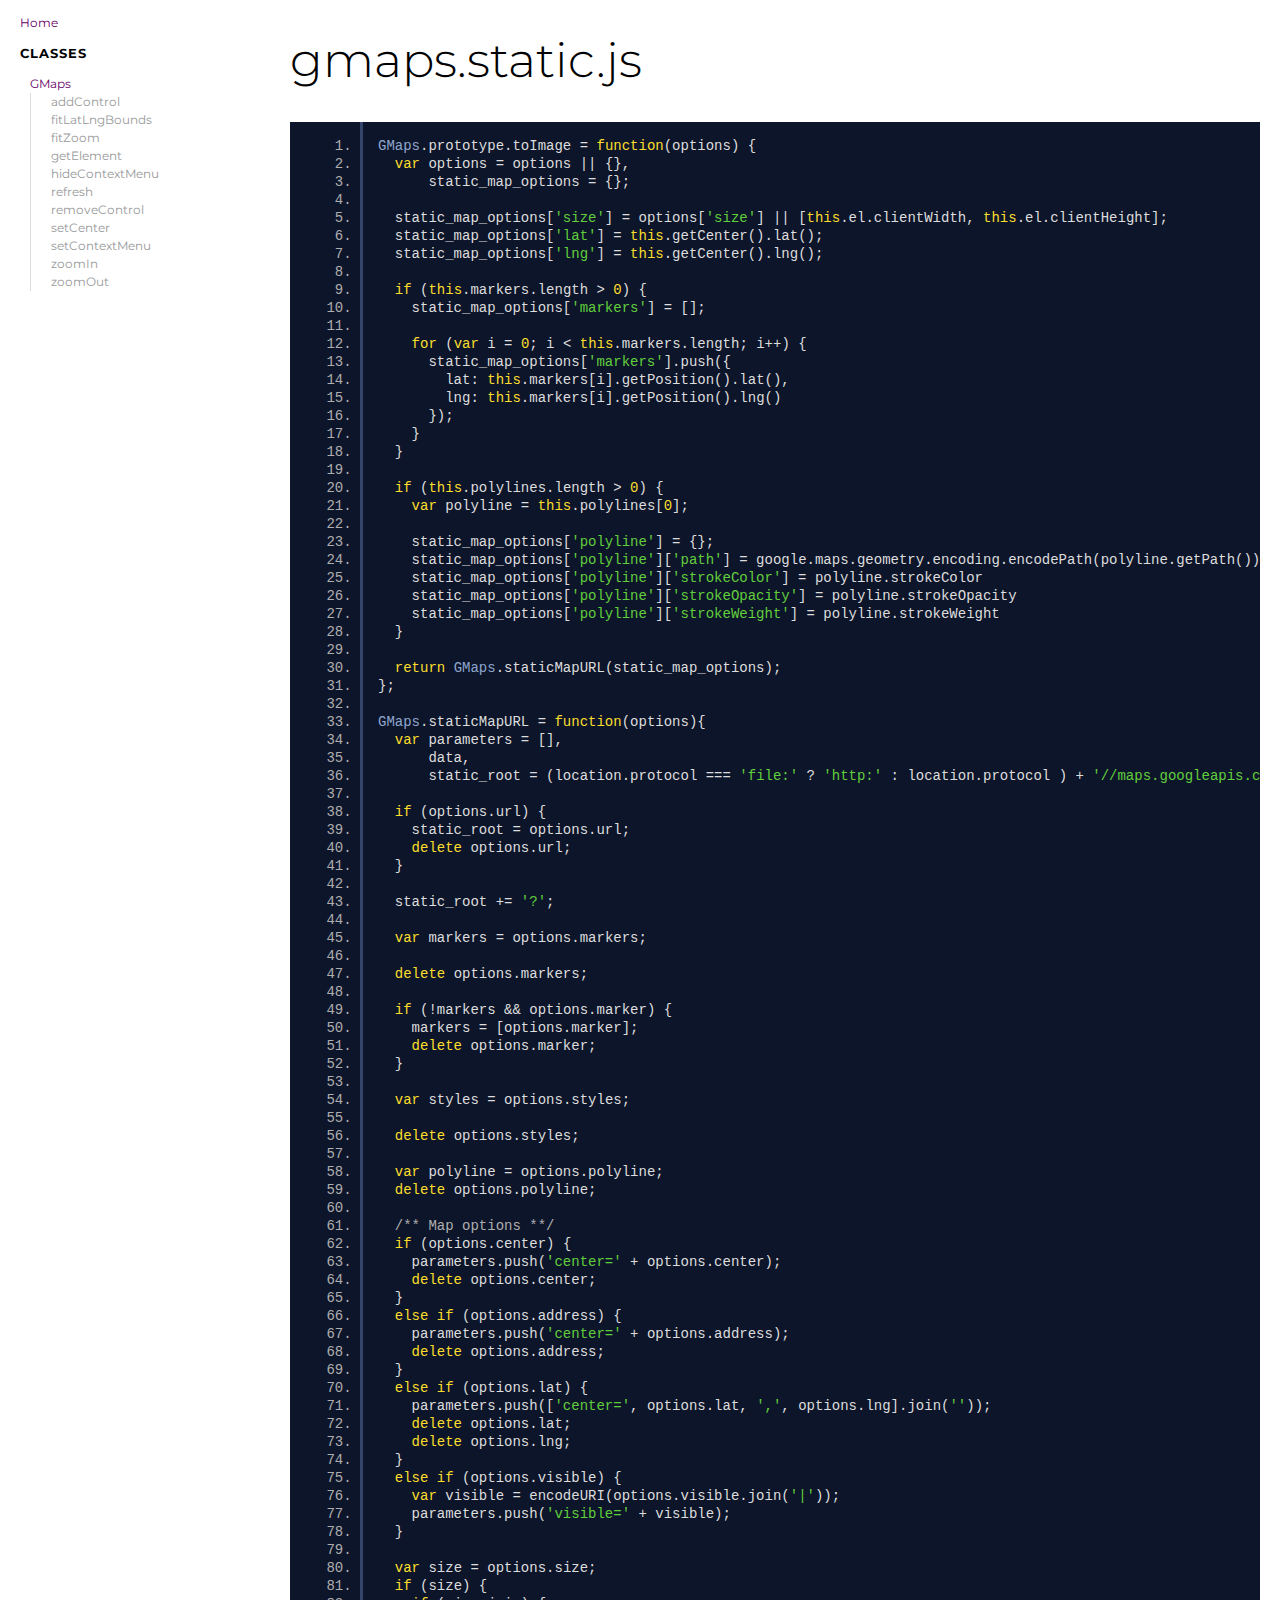
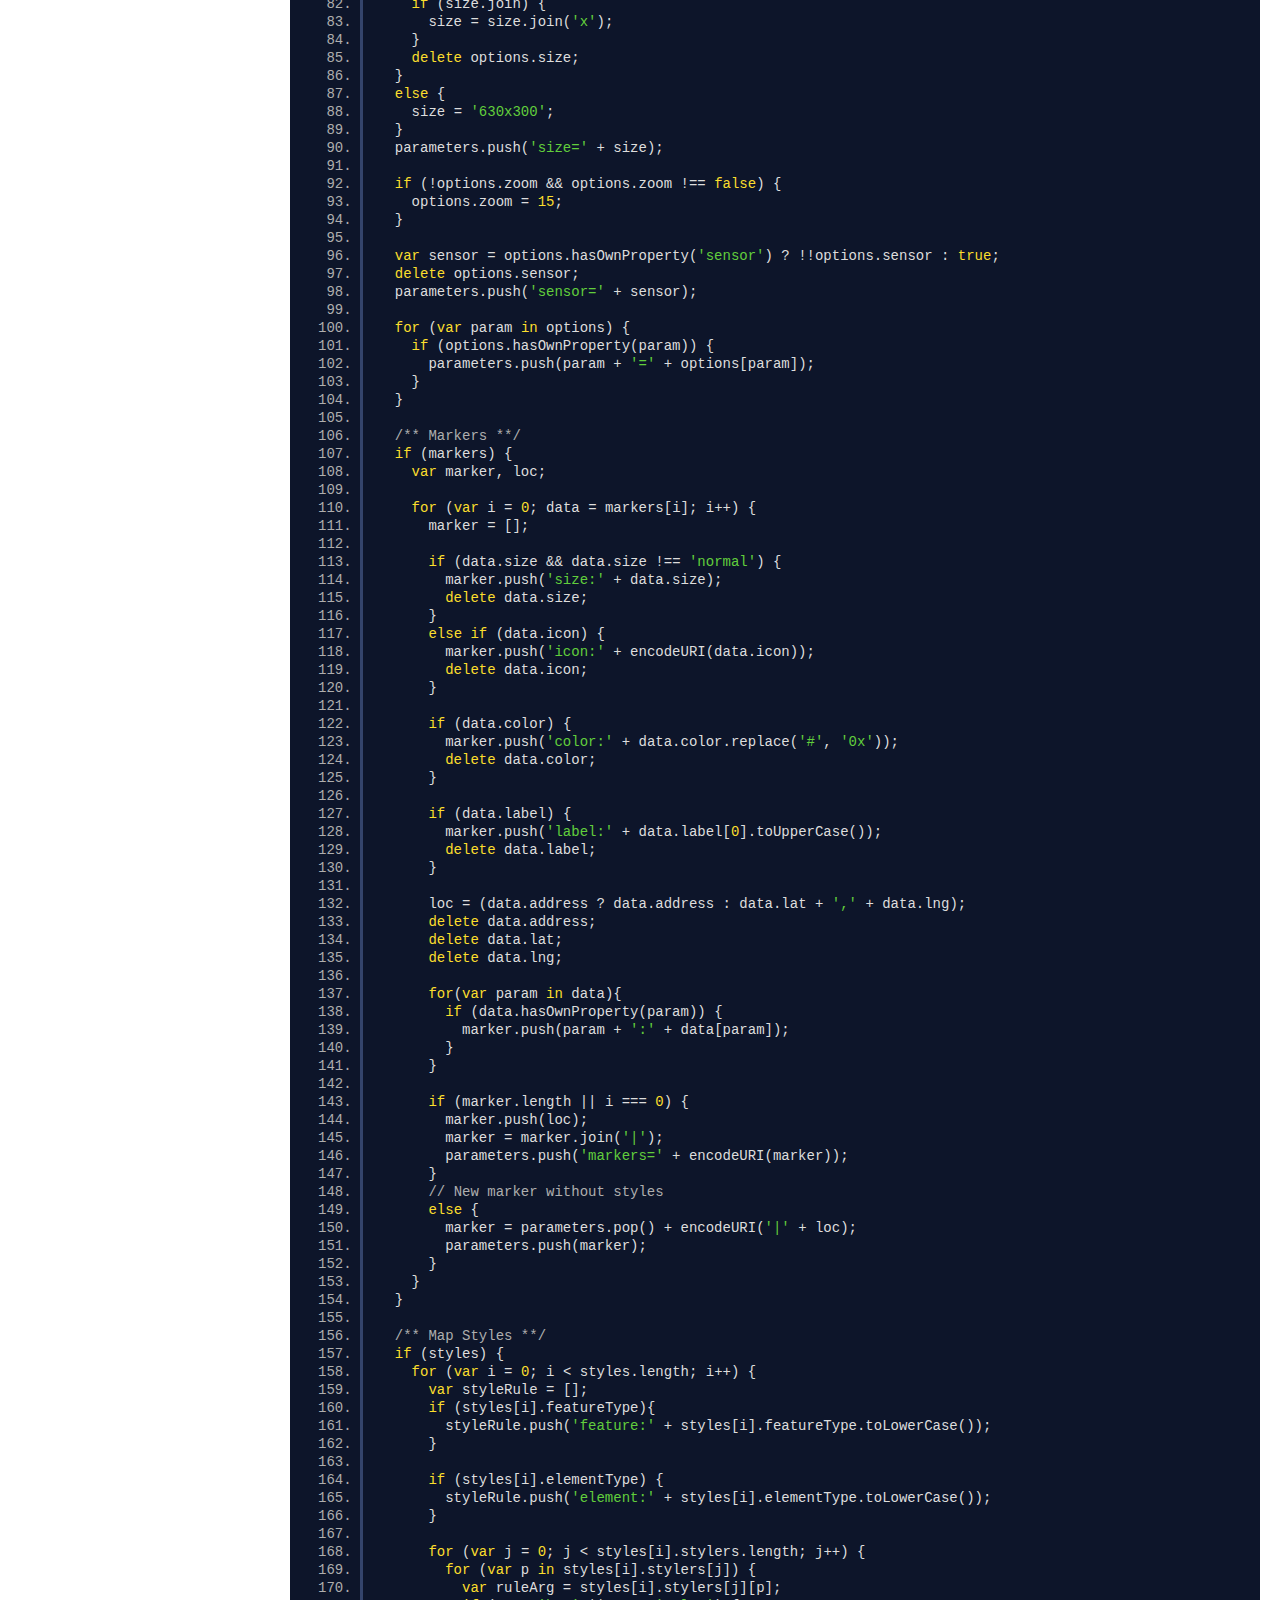
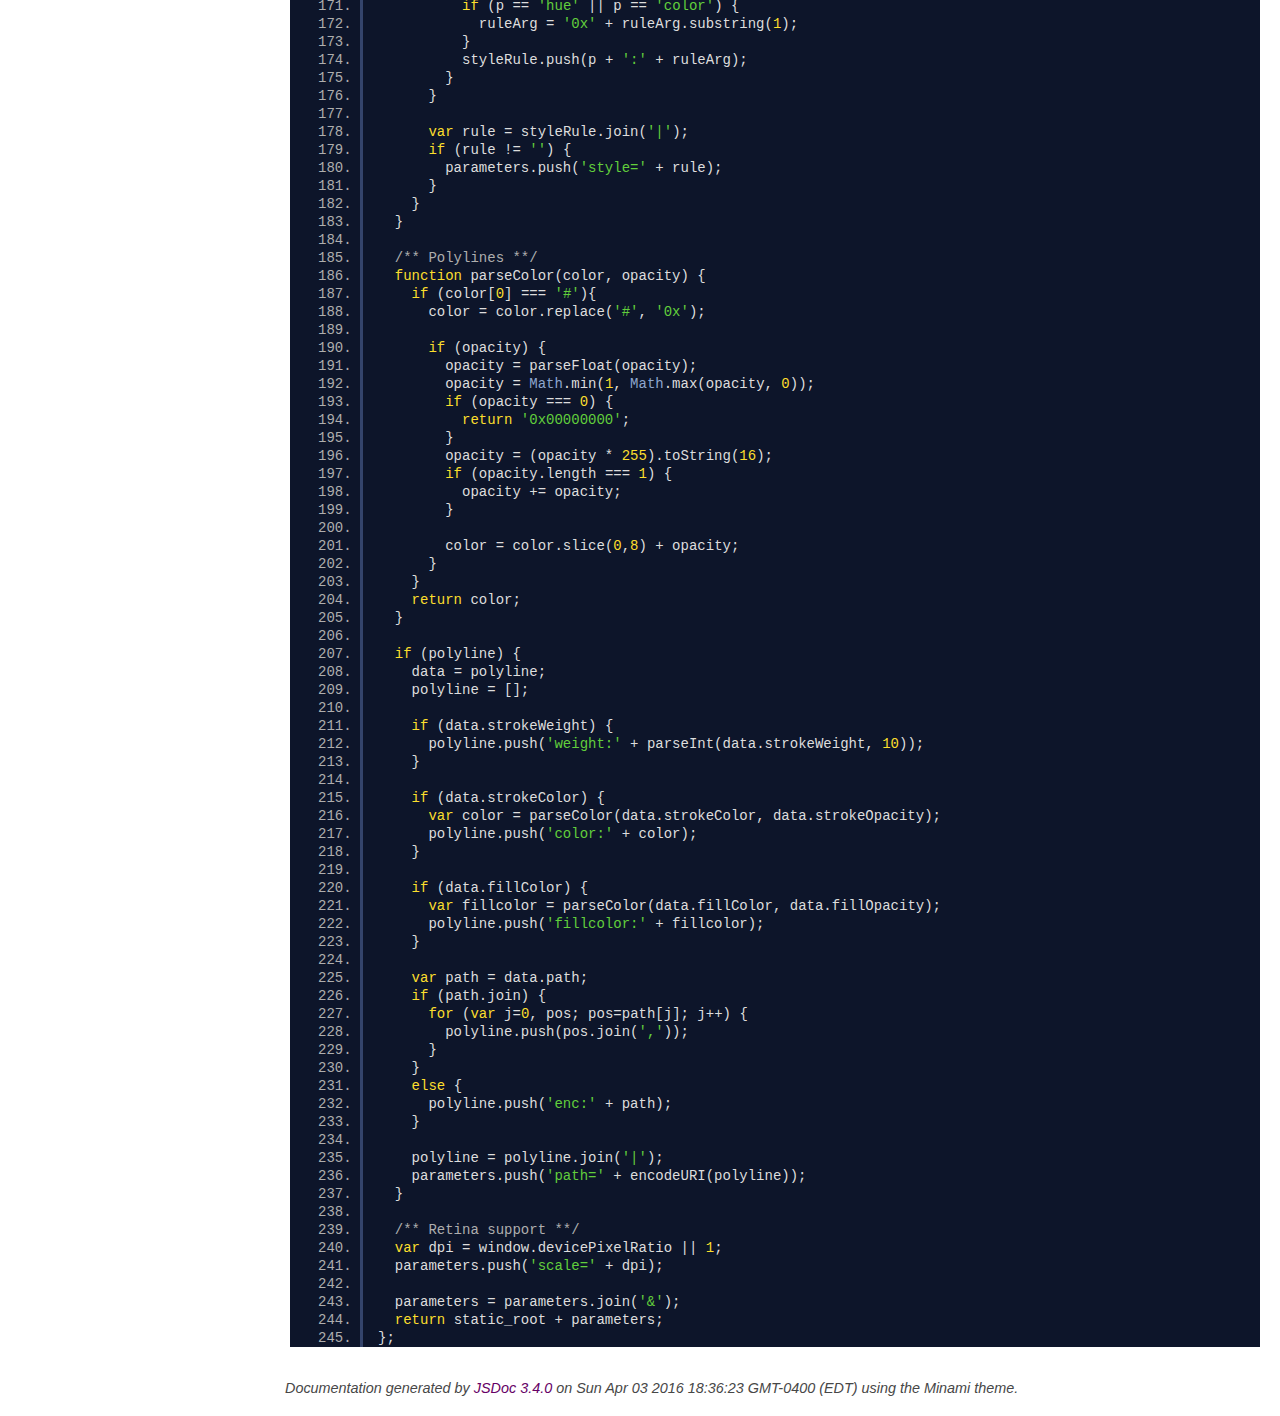
<file: hpneo-gmaps-4a1d0b2/docs/gmaps.static.js.html>
<!DOCTYPE html>
<html lang="en">
<head>
    <meta charset="utf-8">
    <title>gmaps.static.js - Documentation</title>

    <script src="scripts/prettify/prettify.js"></script>
    <script src="scripts/prettify/lang-css.js"></script>
    <!--[if lt IE 9]>
      <script src="//html5shiv.googlecode.com/svn/trunk/html5.js"></script>
    <![endif]-->
    <link type="text/css" rel="stylesheet" href="https://code.ionicframework.com/ionicons/2.0.1/css/ionicons.min.css">
    <link type="text/css" rel="stylesheet" href="styles/prettify.css">
    <link type="text/css" rel="stylesheet" href="styles/jsdoc.css">
</head>
<body>

<input type="checkbox" id="nav-trigger" class="nav-trigger" />
<label for="nav-trigger" class="navicon-button x">
  <div class="navicon"></div>
</label>

<label for="nav-trigger" class="overlay"></label>

<nav>
    <h2><a href="index.html">Home</a></h2><h3>Classes</h3><ul><li><a href="GMaps.html">GMaps</a><ul class='methods'><li data-type='method'><a href="GMaps.html#addControl">addControl</a></li><li data-type='method'><a href="GMaps.html#fitLatLngBounds">fitLatLngBounds</a></li><li data-type='method'><a href="GMaps.html#fitZoom">fitZoom</a></li><li data-type='method'><a href="GMaps.html#getElement">getElement</a></li><li data-type='method'><a href="GMaps.html#hideContextMenu">hideContextMenu</a></li><li data-type='method'><a href="GMaps.html#refresh">refresh</a></li><li data-type='method'><a href="GMaps.html#removeControl">removeControl</a></li><li data-type='method'><a href="GMaps.html#setCenter">setCenter</a></li><li data-type='method'><a href="GMaps.html#setContextMenu">setContextMenu</a></li><li data-type='method'><a href="GMaps.html#zoomIn">zoomIn</a></li><li data-type='method'><a href="GMaps.html#zoomOut">zoomOut</a></li></ul></li></ul>
</nav>

<div id="main">
    
    <h1 class="page-title">gmaps.static.js</h1>
    

    



    
    <section>
        <article>
            <pre class="prettyprint source linenums"><code>GMaps.prototype.toImage = function(options) {
  var options = options || {},
      static_map_options = {};

  static_map_options['size'] = options['size'] || [this.el.clientWidth, this.el.clientHeight];
  static_map_options['lat'] = this.getCenter().lat();
  static_map_options['lng'] = this.getCenter().lng();

  if (this.markers.length > 0) {
    static_map_options['markers'] = [];
    
    for (var i = 0; i &lt; this.markers.length; i++) {
      static_map_options['markers'].push({
        lat: this.markers[i].getPosition().lat(),
        lng: this.markers[i].getPosition().lng()
      });
    }
  }

  if (this.polylines.length > 0) {
    var polyline = this.polylines[0];
    
    static_map_options['polyline'] = {};
    static_map_options['polyline']['path'] = google.maps.geometry.encoding.encodePath(polyline.getPath());
    static_map_options['polyline']['strokeColor'] = polyline.strokeColor
    static_map_options['polyline']['strokeOpacity'] = polyline.strokeOpacity
    static_map_options['polyline']['strokeWeight'] = polyline.strokeWeight
  }

  return GMaps.staticMapURL(static_map_options);
};

GMaps.staticMapURL = function(options){
  var parameters = [],
      data,
      static_root = (location.protocol === 'file:' ? 'http:' : location.protocol ) + '//maps.googleapis.com/maps/api/staticmap';

  if (options.url) {
    static_root = options.url;
    delete options.url;
  }

  static_root += '?';

  var markers = options.markers;
  
  delete options.markers;

  if (!markers &amp;&amp; options.marker) {
    markers = [options.marker];
    delete options.marker;
  }

  var styles = options.styles;

  delete options.styles;

  var polyline = options.polyline;
  delete options.polyline;

  /** Map options **/
  if (options.center) {
    parameters.push('center=' + options.center);
    delete options.center;
  }
  else if (options.address) {
    parameters.push('center=' + options.address);
    delete options.address;
  }
  else if (options.lat) {
    parameters.push(['center=', options.lat, ',', options.lng].join(''));
    delete options.lat;
    delete options.lng;
  }
  else if (options.visible) {
    var visible = encodeURI(options.visible.join('|'));
    parameters.push('visible=' + visible);
  }

  var size = options.size;
  if (size) {
    if (size.join) {
      size = size.join('x');
    }
    delete options.size;
  }
  else {
    size = '630x300';
  }
  parameters.push('size=' + size);

  if (!options.zoom &amp;&amp; options.zoom !== false) {
    options.zoom = 15;
  }

  var sensor = options.hasOwnProperty('sensor') ? !!options.sensor : true;
  delete options.sensor;
  parameters.push('sensor=' + sensor);

  for (var param in options) {
    if (options.hasOwnProperty(param)) {
      parameters.push(param + '=' + options[param]);
    }
  }

  /** Markers **/
  if (markers) {
    var marker, loc;

    for (var i = 0; data = markers[i]; i++) {
      marker = [];

      if (data.size &amp;&amp; data.size !== 'normal') {
        marker.push('size:' + data.size);
        delete data.size;
      }
      else if (data.icon) {
        marker.push('icon:' + encodeURI(data.icon));
        delete data.icon;
      }

      if (data.color) {
        marker.push('color:' + data.color.replace('#', '0x'));
        delete data.color;
      }

      if (data.label) {
        marker.push('label:' + data.label[0].toUpperCase());
        delete data.label;
      }

      loc = (data.address ? data.address : data.lat + ',' + data.lng);
      delete data.address;
      delete data.lat;
      delete data.lng;

      for(var param in data){
        if (data.hasOwnProperty(param)) {
          marker.push(param + ':' + data[param]);
        }
      }

      if (marker.length || i === 0) {
        marker.push(loc);
        marker = marker.join('|');
        parameters.push('markers=' + encodeURI(marker));
      }
      // New marker without styles
      else {
        marker = parameters.pop() + encodeURI('|' + loc);
        parameters.push(marker);
      }
    }
  }

  /** Map Styles **/
  if (styles) {
    for (var i = 0; i &lt; styles.length; i++) {
      var styleRule = [];
      if (styles[i].featureType){
        styleRule.push('feature:' + styles[i].featureType.toLowerCase());
      }

      if (styles[i].elementType) {
        styleRule.push('element:' + styles[i].elementType.toLowerCase());
      }

      for (var j = 0; j &lt; styles[i].stylers.length; j++) {
        for (var p in styles[i].stylers[j]) {
          var ruleArg = styles[i].stylers[j][p];
          if (p == 'hue' || p == 'color') {
            ruleArg = '0x' + ruleArg.substring(1);
          }
          styleRule.push(p + ':' + ruleArg);
        }
      }

      var rule = styleRule.join('|');
      if (rule != '') {
        parameters.push('style=' + rule);
      }
    }
  }

  /** Polylines **/
  function parseColor(color, opacity) {
    if (color[0] === '#'){
      color = color.replace('#', '0x');

      if (opacity) {
        opacity = parseFloat(opacity);
        opacity = Math.min(1, Math.max(opacity, 0));
        if (opacity === 0) {
          return '0x00000000';
        }
        opacity = (opacity * 255).toString(16);
        if (opacity.length === 1) {
          opacity += opacity;
        }

        color = color.slice(0,8) + opacity;
      }
    }
    return color;
  }

  if (polyline) {
    data = polyline;
    polyline = [];

    if (data.strokeWeight) {
      polyline.push('weight:' + parseInt(data.strokeWeight, 10));
    }

    if (data.strokeColor) {
      var color = parseColor(data.strokeColor, data.strokeOpacity);
      polyline.push('color:' + color);
    }

    if (data.fillColor) {
      var fillcolor = parseColor(data.fillColor, data.fillOpacity);
      polyline.push('fillcolor:' + fillcolor);
    }

    var path = data.path;
    if (path.join) {
      for (var j=0, pos; pos=path[j]; j++) {
        polyline.push(pos.join(','));
      }
    }
    else {
      polyline.push('enc:' + path);
    }

    polyline = polyline.join('|');
    parameters.push('path=' + encodeURI(polyline));
  }

  /** Retina support **/
  var dpi = window.devicePixelRatio || 1;
  parameters.push('scale=' + dpi);

  parameters = parameters.join('&amp;');
  return static_root + parameters;
};
</code></pre>
        </article>
    </section>




</div>

<br class="clear">

<footer>
    Documentation generated by <a href="https://github.com/jsdoc3/jsdoc">JSDoc 3.4.0</a> on Sun Apr 03 2016 18:36:23 GMT-0400 (EDT) using the Minami theme.
</footer>

<script>prettyPrint();</script>
<script src="scripts/linenumber.js"></script>
</body>
</html>
</file>
<file: hpneo-gmaps-4a1d0b2/test/lib/jasmine.css>
body { background-color: #eeeeee; padding: 0; margin: 5px; overflow-y: scroll; }

#HTMLReporter { font-size: 11px; font-family: Monaco, "Lucida Console", monospace; line-height: 14px; color: #333333; }
#HTMLReporter a { text-decoration: none; }
#HTMLReporter a:hover { text-decoration: underline; }
#HTMLReporter p, #HTMLReporter h1, #HTMLReporter h2, #HTMLReporter h3, #HTMLReporter h4, #HTMLReporter h5, #HTMLReporter h6 { margin: 0; line-height: 14px; }
#HTMLReporter .banner, #HTMLReporter .symbolSummary, #HTMLReporter .summary, #HTMLReporter .resultMessage, #HTMLReporter .specDetail .description, #HTMLReporter .alert .bar, #HTMLReporter .stackTrace { padding-left: 9px; padding-right: 9px; }
#HTMLReporter #jasmine_content { position: fixed; right: 100%; }
#HTMLReporter .version { color: #aaaaaa; }
#HTMLReporter .banner { margin-top: 14px; }
#HTMLReporter .duration { color: #aaaaaa; float: right; }
#HTMLReporter .symbolSummary { overflow: hidden; *zoom: 1; margin: 14px 0; }
#HTMLReporter .symbolSummary li { display: block; float: left; height: 7px; width: 14px; margin-bottom: 7px; font-size: 16px; }
#HTMLReporter .symbolSummary li.passed { font-size: 14px; }
#HTMLReporter .symbolSummary li.passed:before { color: #5e7d00; content: "\02022"; }
#HTMLReporter .symbolSummary li.failed { line-height: 9px; }
#HTMLReporter .symbolSummary li.failed:before { color: #b03911; content: "x"; font-weight: bold; margin-left: -1px; }
#HTMLReporter .symbolSummary li.skipped { font-size: 14px; }
#HTMLReporter .symbolSummary li.skipped:before { color: #bababa; content: "\02022"; }
#HTMLReporter .symbolSummary li.pending { line-height: 11px; }
#HTMLReporter .symbolSummary li.pending:before { color: #aaaaaa; content: "-"; }
#HTMLReporter .exceptions { color: #fff; float: right; margin-top: 5px; margin-right: 5px; }
#HTMLReporter .bar { line-height: 28px; font-size: 14px; display: block; color: #eee; }
#HTMLReporter .runningAlert { background-color: #666666; }
#HTMLReporter .skippedAlert { background-color: #aaaaaa; }
#HTMLReporter .skippedAlert:first-child { background-color: #333333; }
#HTMLReporter .skippedAlert:hover { text-decoration: none; color: white; text-decoration: underline; }
#HTMLReporter .passingAlert { background-color: #a6b779; }
#HTMLReporter .passingAlert:first-child { background-color: #5e7d00; }
#HTMLReporter .failingAlert { background-color: #cf867e; }
#HTMLReporter .failingAlert:first-child { background-color: #b03911; }
#HTMLReporter .results { margin-top: 14px; }
#HTMLReporter #details { display: none; }
#HTMLReporter .resultsMenu, #HTMLReporter .resultsMenu a { background-color: #fff; color: #333333; }
#HTMLReporter.showDetails .summaryMenuItem { font-weight: normal; text-decoration: inherit; }
#HTMLReporter.showDetails .summaryMenuItem:hover { text-decoration: underline; }
#HTMLReporter.showDetails .detailsMenuItem { font-weight: bold; text-decoration: underline; }
#HTMLReporter.showDetails .summary { display: none; }
#HTMLReporter.showDetails #details { display: block; }
#HTMLReporter .summaryMenuItem { font-weight: bold; text-decoration: underline; }
#HTMLReporter .summary { margin-top: 14px; }
#HTMLReporter .summary .suite .suite, #HTMLReporter .summary .specSummary { margin-left: 14px; }
#HTMLReporter .summary .specSummary.passed a { color: #5e7d00; }
#HTMLReporter .summary .specSummary.failed a { color: #b03911; }
#HTMLReporter .description + .suite { margin-top: 0; }
#HTMLReporter .suite { margin-top: 14px; }
#HTMLReporter .suite a { color: #333333; }
#HTMLReporter #details .specDetail { margin-bottom: 28px; }
#HTMLReporter #details .specDetail .description { display: block; color: white; background-color: #b03911; }
#HTMLReporter .resultMessage { padding-top: 14px; color: #333333; }
#HTMLReporter .resultMessage span.result { display: block; }
#HTMLReporter .stackTrace { margin: 5px 0 0 0; max-height: 224px; overflow: auto; line-height: 18px; color: #666666; border: 1px solid #ddd; background: white; white-space: pre; }

#TrivialReporter { padding: 8px 13px; position: absolute; top: 0; bottom: 0; left: 0; right: 0; overflow-y: scroll; background-color: white; font-family: "Helvetica Neue Light", "Lucida Grande", "Calibri", "Arial", sans-serif; /*.resultMessage {*/ /*white-space: pre;*/ /*}*/ }
#TrivialReporter a:visited, #TrivialReporter a { color: #303; }
#TrivialReporter a:hover, #TrivialReporter a:active { color: blue; }
#TrivialReporter .run_spec { float: right; padding-right: 5px; font-size: .8em; text-decoration: none; }
#TrivialReporter .banner { color: #303; background-color: #fef; padding: 5px; }
#TrivialReporter .logo { float: left; font-size: 1.1em; padding-left: 5px; }
#TrivialReporter .logo .version { font-size: .6em; padding-left: 1em; }
#TrivialReporter .runner.running { background-color: yellow; }
#TrivialReporter .options { text-align: right; font-size: .8em; }
#TrivialReporter .suite { border: 1px outset gray; margin: 5px 0; padding-left: 1em; }
#TrivialReporter .suite .suite { margin: 5px; }
#TrivialReporter .suite.passed { background-color: #dfd; }
#TrivialReporter .suite.failed { background-color: #fdd; }
#TrivialReporter .spec { margin: 5px; padding-left: 1em; clear: both; }
#TrivialReporter .spec.failed, #TrivialReporter .spec.passed, #TrivialReporter .spec.skipped { padding-bottom: 5px; border: 1px solid gray; }
#TrivialReporter .spec.failed { background-color: #fbb; border-color: red; }
#TrivialReporter .spec.passed { background-color: #bfb; border-color: green; }
#TrivialReporter .spec.skipped { background-color: #bbb; }
#TrivialReporter .messages { border-left: 1px dashed gray; padding-left: 1em; padding-right: 1em; }
#TrivialReporter .passed { background-color: #cfc; display: none; }
#TrivialReporter .failed { background-color: #fbb; }
#TrivialReporter .skipped { color: #777; background-color: #eee; display: none; }
#TrivialReporter .resultMessage span.result { display: block; line-height: 2em; color: black; }
#TrivialReporter .resultMessage .mismatch { color: black; }
#TrivialReporter .stackTrace { white-space: pre; font-size: .8em; margin-left: 10px; max-height: 5em; overflow: auto; border: 1px inset red; padding: 1em; background: #eef; }
#TrivialReporter .finished-at { padding-left: 1em; font-size: .6em; }
#TrivialReporter.show-passed .passed, #TrivialReporter.show-skipped .skipped { display: block; }
#TrivialReporter #jasmine_content { position: fixed; right: 100%; }
#TrivialReporter .runner { border: 1px solid gray; display: block; margin: 5px 0; padding: 2px 0 2px 10px; }
</file>
<file: hpneo-gmaps-4a1d0b2/test/style.css>
body {
font-family: sans-serif;
}

h1, h2, h3, h4, h5, h6 {
  margin: 0;
  font-weight: lighter;
  text-transform: lowercase;
  font-variant: small-caps;
}

.map,
.panorama {
  width: 100%;
  height: 100px;
}

.with-columns {
  display: block;
  width: 100%;
  overflow: hidden;
}

.with-columns .map,
.with-columns .panorama {
  display: block;
  width: 50%;
  height: 150px;
  float: left;
}
</file>
<file: hpneo-gmaps-4a1d0b2/docs/styles/prettify.css>
.pln {
  color: #ddd;
}

/* string content */
.str {
  color: #61ce3c;
}

/* a keyword */
.kwd {
  color: #fbde2d;
}

/* a comment */
.com {
  color: #aeaeae;
}

/* a type name */
.typ {
  color: #8da6ce;
}

/* a literal value */
.lit {
  color: #fbde2d;
}

/* punctuation */
.pun {
  color: #ddd;
}

/* lisp open bracket */
.opn {
  color: #000000;
}

/* lisp close bracket */
.clo {
  color: #000000;
}

/* a markup tag name */
.tag {
  color: #c82829;
}

/* a markup attribute name */
.atn {
  color: #f5871f;
}

/* a markup attribute value */
.atv {
  color: #3e999f;
}

/* a declaration */
.dec {
  color: #f5871f;
}

/* a variable name */
.var {
  color: #c82829;
}

/* a function name */
.fun {
  color: #4271ae;
}

/* Specify class=linenums on a pre to get line numbering */
ol.linenums {
  margin-top: 0;
  margin-bottom: 0;
}
</file>
<file: hpneo-gmaps-4a1d0b2/docs/styles/jsdoc.css>
@import url(https://fonts.googleapis.com/css?family=Montserrat:400,700);

* {
  box-sizing: border-box
}

html, body {
  height: 100%;
  width: 100%;
}

body {
  color: #4d4e53;
  background-color: white;
  margin: 0 auto;
  padding: 0 20px;
  font-family: 'Helvetica Neue', Helvetica, sans-serif;
  font-size: 16px;
  line-height: 160%;
}

a,
a:active {
  color: #606;
  text-decoration: none;
}

a:hover {
  text-decoration: none;
}

article a {
  border-bottom: 1px solid #ddd;
}

article a:hover, article a:active {
  border-bottom-color: #222;
}

p, ul, ol, blockquote {
  margin-bottom: 1em;
}

h1, h2, h3, h4, h5, h6 {
  font-family: 'Montserrat', sans-serif;
}

h1, h2, h3, h4, h5, h6 {
  color: #000;
  font-weight: 400;
  margin: 0;
}

h1 {
  font-weight: 300;
  font-size: 48px;
  margin: 1em 0 .5em;
}

h1.page-title {
  font-size: 48px;
  margin: 1em 30px;
}

h2 {
  font-size: 24px;
  margin: 1.5em 0 .3em;
}

h3 {
  font-size: 24px;
  margin: 1.2em 0 .3em;
}

h4 {
  font-size: 18px;
  margin: 1em 0 .2em;
  color: #4d4e53;
}

h4.name {
  color: #fff;
  background: #6d426d;
  box-shadow: 0 .25em .5em #d3d3d3;
  border-top: 1px solid #d3d3d3;
  border-bottom: 1px solid #d3d3d3;
  margin: 1.5em 0 0.5em;
  padding: .75em 0 .75em 10px;
}

h5, .container-overview .subsection-title {
  font-size: 120%;
  letter-spacing: -0.01em;
  margin: 8px 0 3px 0;
}

h6 {
  font-size: 100%;
  letter-spacing: -0.01em;
  margin: 6px 0 3px 0;
  font-style: italic;
}

tt, code, kbd, samp {
  font-family: Consolas, Monaco, 'Andale Mono', monospace;
  background: #f4f4f4;
  padding: 1px 5px;
}

.class-description {
  font-size: 130%;
  line-height: 140%;
  margin-bottom: 1em;
  margin-top: 1em;
}

.class-description:empty {
  margin: 0
}

#main {
  float: right;
  min-width: 360px;
  width: calc(100% - 240px);
}

header {
  display: block
}

section {
  display: block;
  background-color: #fff;
  padding: 0 0 0 30px;
}

.variation {
  display: none
}

.signature-attributes {
  font-size: 60%;
  color: #eee;
  font-style: italic;
  font-weight: lighter;
}

nav {
  float: left;
  display: block;
  width: 250px;
  background: #fff;
  overflow: auto;
  position: fixed;
  height: 100%;
}

nav h3 {
  margin-top: 12px;
  font-size: 13px;
  text-transform: uppercase;
  letter-spacing: 1px;
  font-weight: 700;
  line-height: 24px;
  margin: 15px 0 10px;
  padding: 0;
  color: #000;
}

nav ul {
  font-family: 'Lucida Grande', 'Lucida Sans Unicode', arial, sans-serif;
  font-size: 100%;
  line-height: 17px;
  padding: 0;
  margin: 0;
  list-style-type: none;
}

nav ul a,
nav ul a:active {
  font-family: 'Montserrat', sans-serif;
  line-height: 18px;
  padding: 0;
  display: block;
  font-size: 12px;
}

nav a:hover,
nav a:active {
  color: #606;
}

nav > ul {
  padding: 0 10px;
}

nav > ul > li > a {
  color: #606;
}

nav ul ul {
  margin-bottom: 10px
}

nav ul ul a {
  color: hsl(207, 1%, 60%);
  border-left: 1px solid hsl(207, 10%, 86%);
}

nav ul ul a,
nav ul ul a:active {
  padding-left: 20px
}

nav h2 {
   font-size: 12px;
   margin: 0;
   padding: 0;
}

nav > h2 > a {
   display: block;
   margin: 10px 0 -10px;
   color: #606 !important;
}

footer {
  color: hsl(0, 0%, 28%);
  margin-left: 250px;
  display: block;
  padding: 15px;
  font-style: italic;
  font-size: 90%;
}

.ancestors {
  color: #999
}

.ancestors a {
   color: #999 !important;
}

.clear {
  clear: both
}

.important {
  font-weight: bold;
  color: #950B02;
}

.yes-def {
  text-indent: -1000px
}

.type-signature {
  color: #CA79CA
}

.type-signature:last-child {
  color: #eee;
}

.name, .signature {
  font-family: Consolas, Monaco, 'Andale Mono', monospace
}

.signature {
    color: #fc83ff;
}

.details {
  margin-top: 6px;
  border-left: 2px solid #DDD;
  line-height: 20px;
  font-size: 14px;
}

.details dt {
   width: 120px;
   float: left;
   padding-left: 10px;
}

.details dd {
   margin-left: 70px;
   margin-top: 6px;
   margin-bottom: 6px;
}

.details ul {
   margin: 0
}

.details ul {
   list-style-type: none
}

.details pre.prettyprint {
   margin: 0
}

.details .object-value {
   padding-top: 0
}

.description {
  margin-bottom: 1em;
  margin-top: 1em;
}

.code-caption {
  font-style: italic;
  font-size: 107%;
  margin: 0;
}

.prettyprint {
  font-size: 14px;
  overflow: auto;
}

.prettyprint.source {
  width: inherit;
  line-height: 18px;
  display: block;
  background-color: #0d152a;
  color: #aeaeae;
}

.prettyprint code {
  line-height: 18px;
  display: block;
  background-color: #0d152a;
  color: #4D4E53;
}

.prettyprint > code {
  padding: 15px;
}

.prettyprint .linenums code {
  padding: 0 15px
}

.prettyprint .linenums li:first-of-type code {
  padding-top: 15px
}

.prettyprint code span.line {
  display: inline-block
}

.prettyprint.linenums {
  padding-left: 70px;
  -webkit-user-select: none;
  -moz-user-select: none;
  -ms-user-select: none;
  user-select: none;
}

.prettyprint.linenums ol {
   padding-left: 0
}

.prettyprint.linenums li {
   border-left: 3px #34446B solid;
}

.prettyprint.linenums li.selected, .prettyprint.linenums li.selected * {
   background-color: #34446B;
}

.prettyprint.linenums li * {
   -webkit-user-select: text;
   -moz-user-select: text;
   -ms-user-select: text;
   user-select: text;
}

.params, .props {
  border-spacing: 0;
  border: 1px solid #ddd;
  border-collapse: collapse;
  border-radius: 3px;
  box-shadow: 0 1px 3px rgba(0,0,0,0.1);
  width: 100%;
  font-size: 14px;
  margin: 1em 0;
}

.params td, .params .name, .props .name, .name code {
   color: #4D4E53;
   font-family: Consolas, Monaco, 'Andale Mono', monospace;
   font-size: 100%;
}

.params td, .params th, .props td, .props th {
   margin: 0px;
   text-align: left;
   vertical-align: top;
   padding: 10px;
   display: table-cell;
}

.params td {
   border-top: 1px solid #eee
}

.params thead tr, .props thead tr {
   background-color: #fff;
   font-weight: bold;
}

.params .params thead tr, .props .props thead tr {
   background-color: #fff;
   font-weight: bold;
}

.params td.description > p:first-child, .props td.description > p:first-child {
   margin-top: 0;
   padding-top: 0;
}

.params td.description > p:last-child, .props td.description > p:last-child {
   margin-bottom: 0;
   padding-bottom: 0;
}

span.param-type, .params td .param-type, .param-type dd {
   color: #606;
  font-family: Consolas, Monaco, 'Andale Mono', monospace
}

.param-type dt, .param-type dd {
  display: inline-block
}

.param-type {
  margin: 14px 0;
}

.disabled {
  color: #454545
}

/* navicon button */
.navicon-button {
  display: none;
  position: relative;
  padding: 2.0625rem 1.5rem;
  transition: 0.25s;
  cursor: pointer;
  -webkit-user-select: none;
     -moz-user-select: none;
      -ms-user-select: none;
          user-select: none;
  opacity: .8;
}
.navicon-button .navicon:before, .navicon-button .navicon:after {
  transition: 0.25s;
}
.navicon-button:hover {
  transition: 0.5s;
  opacity: 1;
}
.navicon-button:hover .navicon:before, .navicon-button:hover .navicon:after {
  transition: 0.25s;
}
.navicon-button:hover .navicon:before {
  top: .825rem;
}
.navicon-button:hover .navicon:after {
  top: -.825rem;
}

/* navicon */
.navicon {
  position: relative;
  width: 2.5em;
  height: .3125rem;
  background: #000;
  transition: 0.3s;
  border-radius: 2.5rem;
}
.navicon:before, .navicon:after {
  display: block;
  content: "";
  height: .3125rem;
  width: 2.5rem;
  background: #000;
  position: absolute;
  z-index: -1;
  transition: 0.3s 0.25s;
  border-radius: 1rem;
}
.navicon:before {
  top: .625rem;
}
.navicon:after {
  top: -.625rem;
}

/* open */
.nav-trigger:checked + label:not(.steps) .navicon:before,
.nav-trigger:checked + label:not(.steps) .navicon:after {
  top: 0 !important;
}

.nav-trigger:checked + label .navicon:before,
.nav-trigger:checked + label .navicon:after {
  transition: 0.5s;
}

/* Minus */
.nav-trigger:checked + label {
  -webkit-transform: scale(0.75);
          transform: scale(0.75);
}

/* × and + */
.nav-trigger:checked + label.plus .navicon,
.nav-trigger:checked + label.x .navicon {
  background: transparent;
}

.nav-trigger:checked + label.plus .navicon:before,
.nav-trigger:checked + label.x .navicon:before {
  -webkit-transform: rotate(-45deg);
          transform: rotate(-45deg);
  background: #FFF;
}

.nav-trigger:checked + label.plus .navicon:after,
.nav-trigger:checked + label.x .navicon:after {
  -webkit-transform: rotate(45deg);
          transform: rotate(45deg);
  background: #FFF;
}

.nav-trigger:checked + label.plus {
  -webkit-transform: scale(0.75) rotate(45deg);
          transform: scale(0.75) rotate(45deg);
}

.nav-trigger:checked ~ nav {
  left: 0 !important;
}

.nav-trigger:checked ~ .overlay {
  display: block;
}

.nav-trigger {
  position: fixed;
  top: 0;
  clip: rect(0, 0, 0, 0);
}

.overlay {
  display: none;
  position: fixed;
  top: 0;
  bottom: 0;
  left: 0;
  right: 0;
  width: 100%;
  height: 100%;
  background: hsla(0, 0%, 0%, 0.5);
  z-index: 1;
}

@media only screen and (min-width: 320px) and (max-width: 680px) {
  body {
    overflow-x: hidden;
  }

  nav {
    background: #FFF;
    width: 250px;
    height: 100%;
    position: fixed;
    top: 0;
    right: 0;
    bottom: 0;
    left: -250px;
    z-index: 3;
    padding: 0 10px;
    transition: left 0.2s;
  }

  .navicon-button {
    display: inline-block;
    position: fixed;
    top: 1.5em;
    right: 0;
    z-index: 2;
  }

  #main {
    width: 100%;
    min-width: 360px;
  }

  #main h1.page-title {
    margin: 1em 0;
  }

  #main section {
    padding: 0;
  }

  footer {
    margin-left: 0;
  }
}
</file>
<file: css/style.css>
/* Custom Stylesheet */
/**
 * Use this file to override Materialize files so you can update
 * the core Materialize files in the future
 *
 * Made By MaterializeCSS.com
 */

nav ul a,
nav .brand-logo {
  color: #444;
}

p {
  line-height: 2rem;
}

.button-collapse {
  color: #26a69a;
}

.parallax-container {
  min-height: 380px;
  line-height: 0;
  height: auto;
  color: rgba(255,255,255,.9);
}
  .parallax-container .section {
    width: 100%;
  }

@media only screen and (max-width : 992px) {
  .parallax-container .section {
    position: absolute;
    top: 40%;
  }
  #index-banner .section {
    top: 10%;
  }
}

@media only screen and (max-width : 600px) {
  #index-banner .section {
    top: 0;
  }
}

.icon-block {
  padding: 0 15px;
}
.icon-block .material-icons {
  font-size: inherit;
}

footer.page-footer {
  margin: 0;
}

.imglarge{
  max-height: 320px;
  max-width: 630px;
}
</file>
